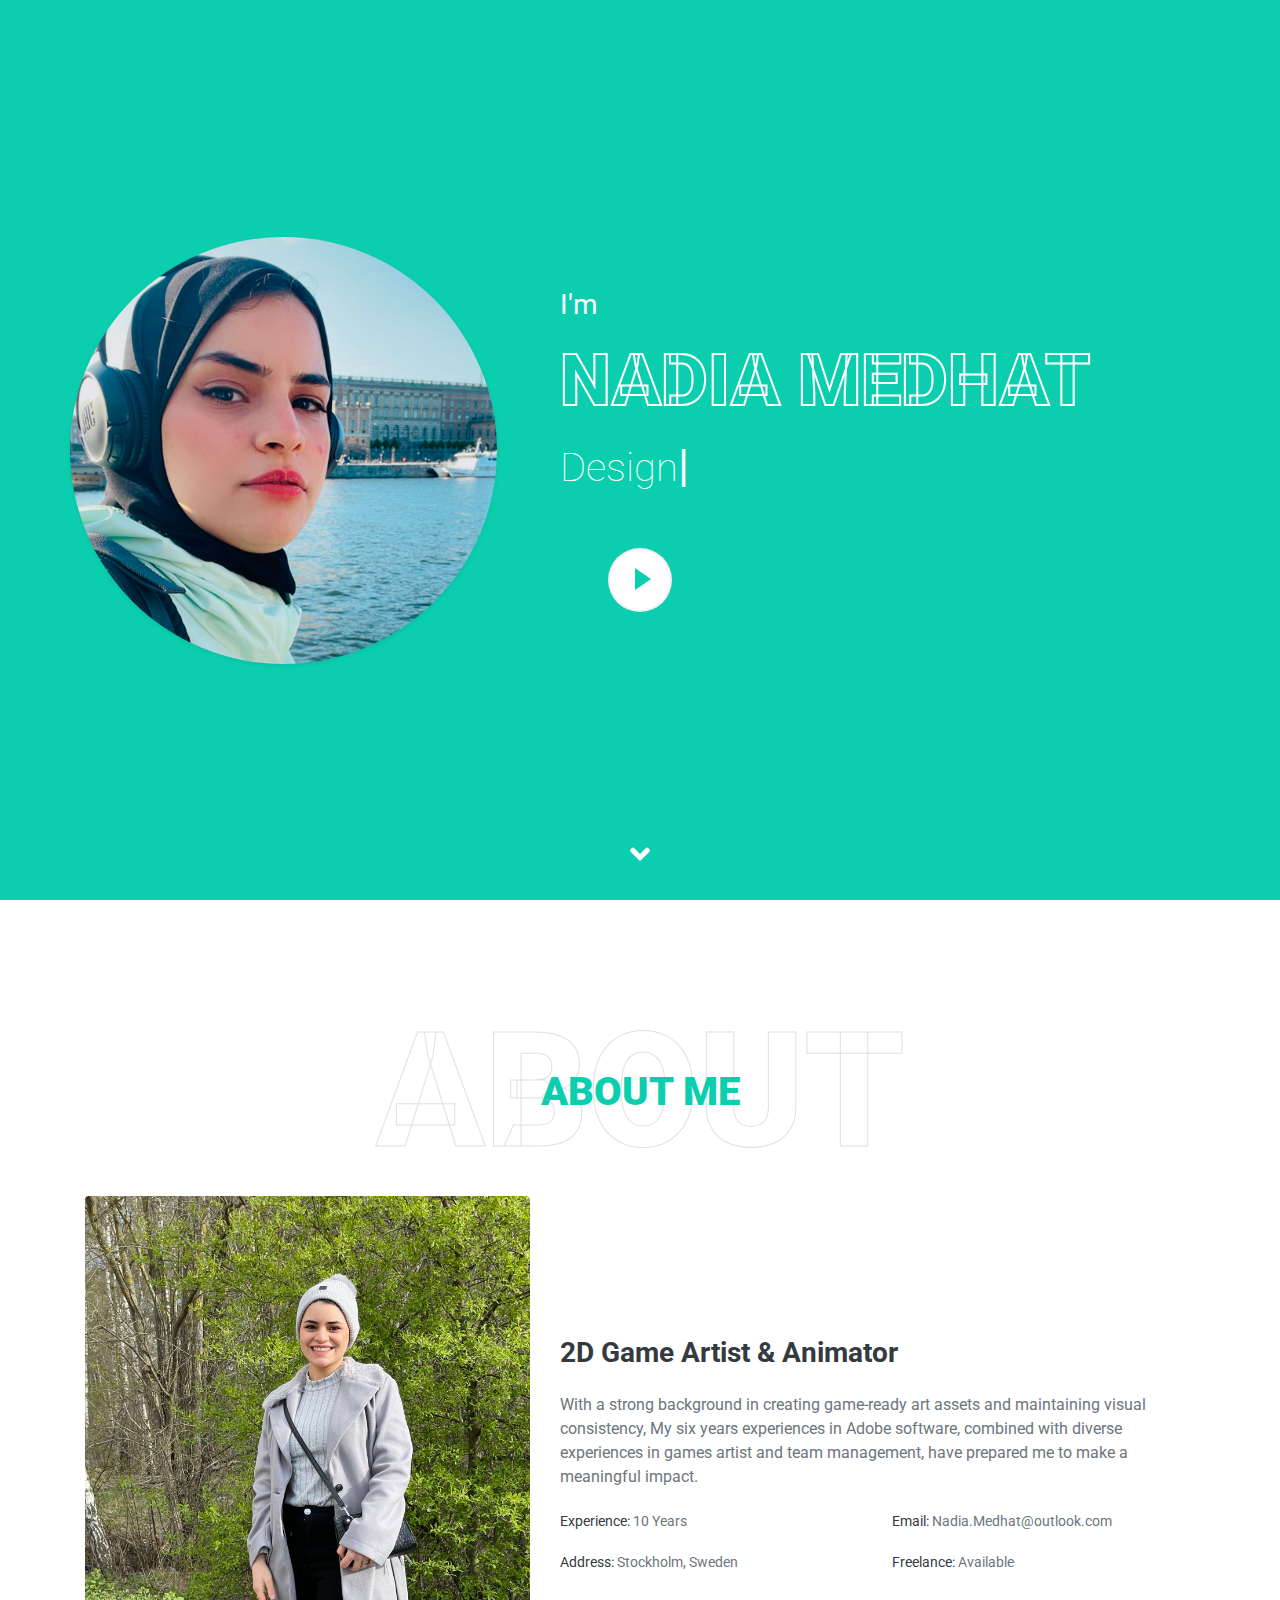
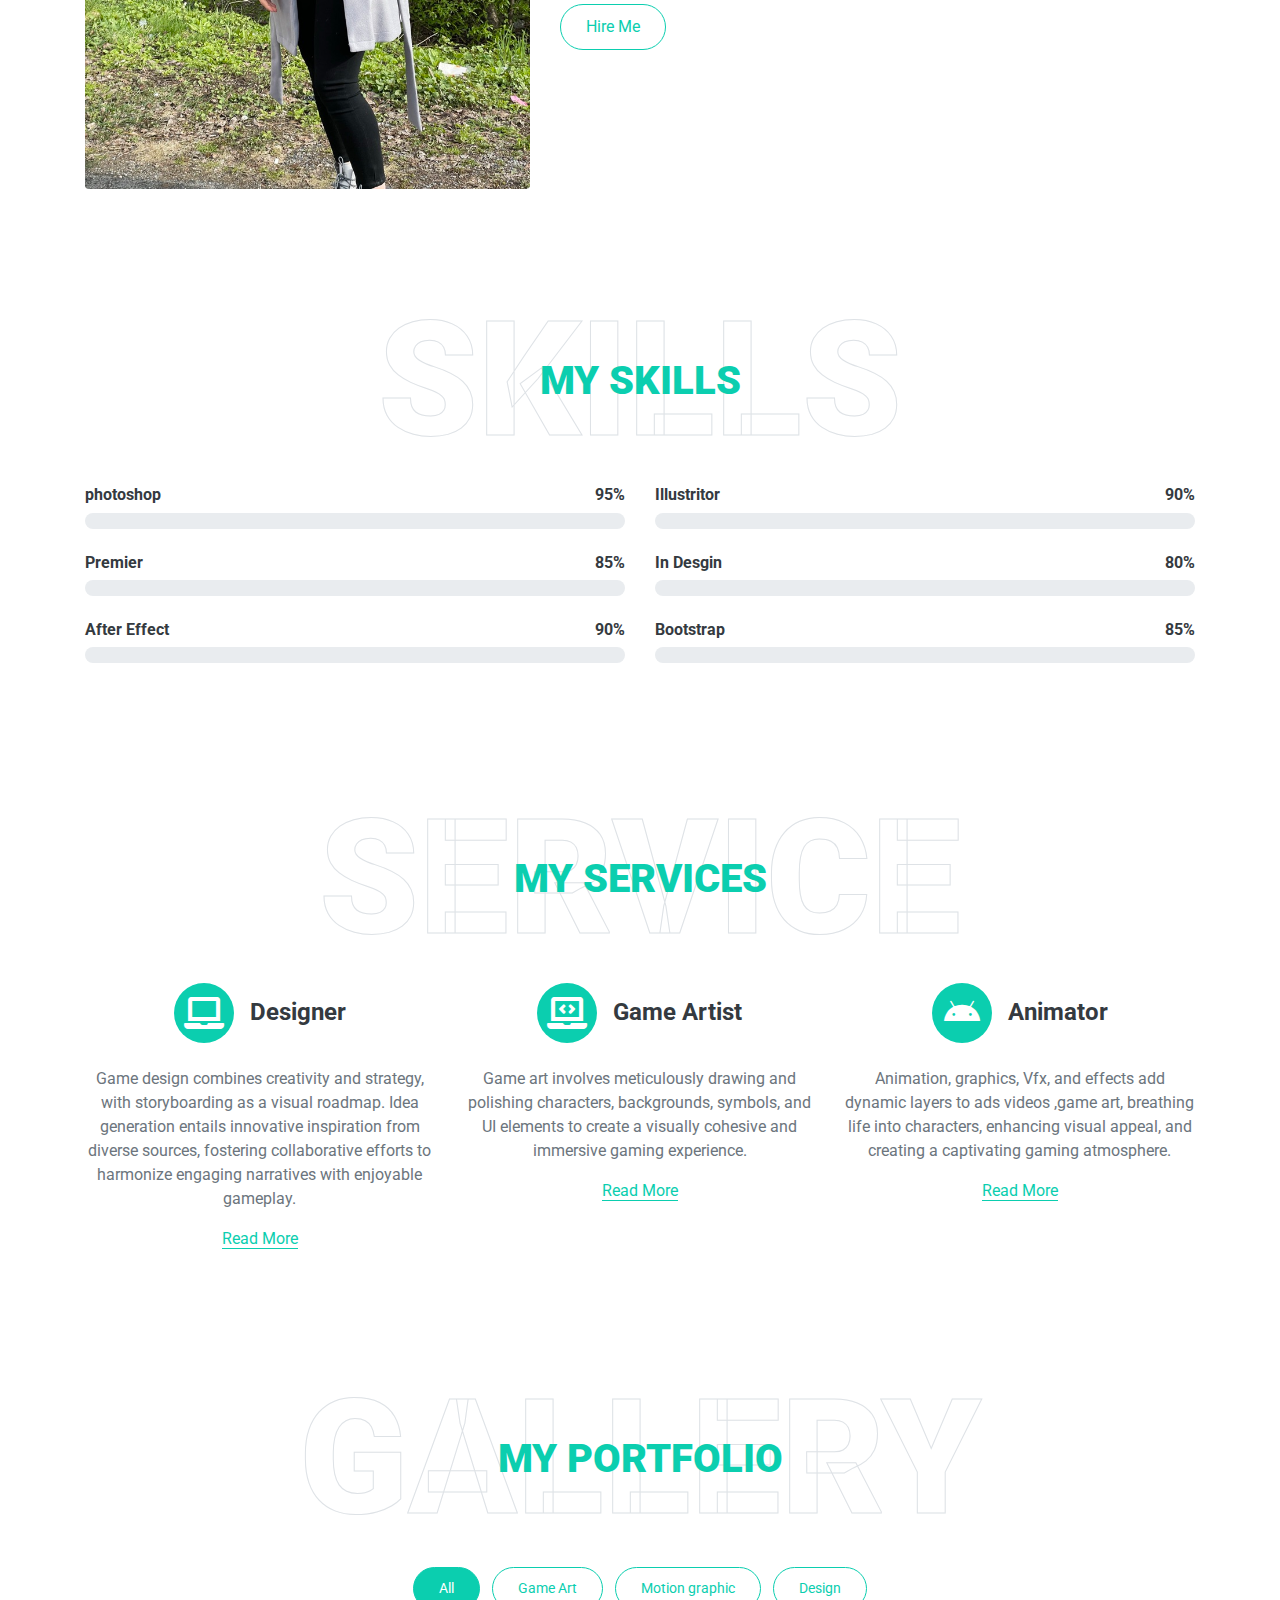
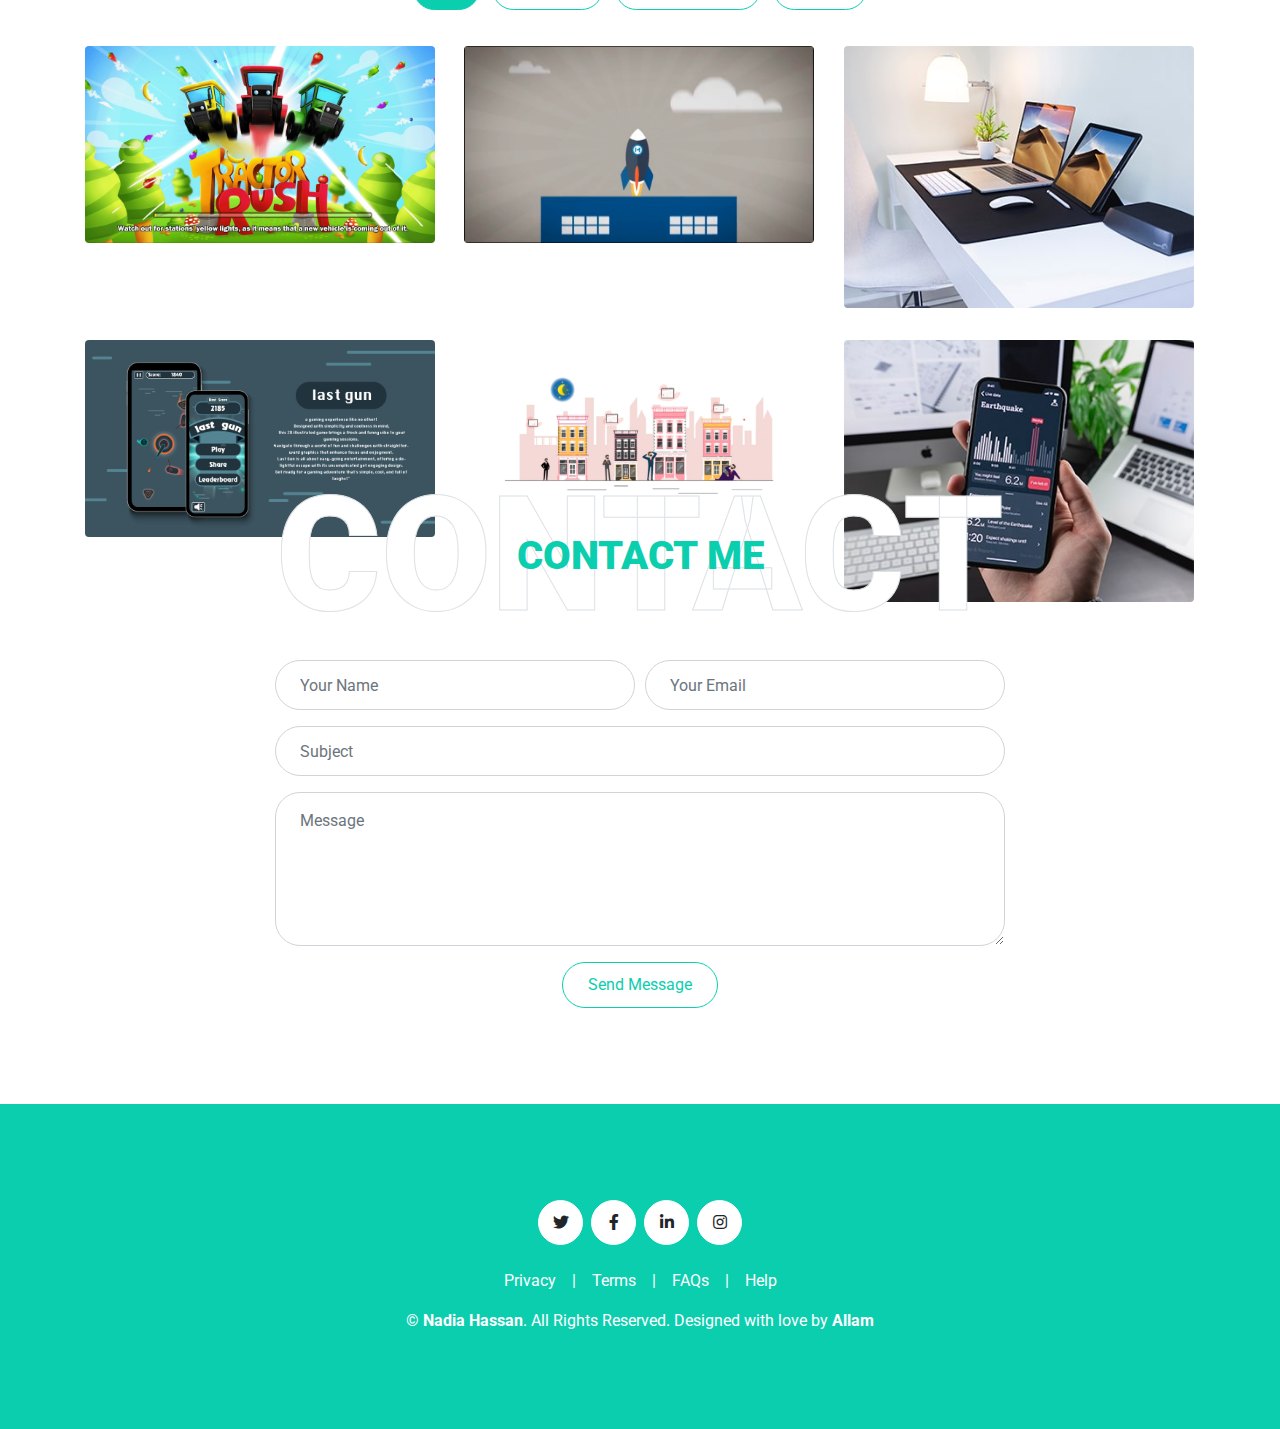
<file: index.html>
<!DOCTYPE html>
<html lang="en">

<head>
    <meta charset="utf-8">
    <title>NadiaMedhat - Freelancer Portfolio </title>
    <meta content="width=device-width, initial-scale=1.0" name="viewport">
    <meta content="Free HTML Templates" name="keywords">
    <meta content="Free HTML Templates" name="description">

    <!-- Favicon -->
    <link href="img/favicon.ico" rel="icon">

    <!-- Google Web Fonts -->
    <link rel="preconnect" href="https://fonts.gstatic.com">
    <link href="https://fonts.googleapis.com/css2?family=Roboto:wght@300;400;500;700;900&display=swap" rel="stylesheet"> 

    <!-- Font Awesome -->
    <link href="https://cdnjs.cloudflare.com/ajax/libs/font-awesome/5.10.0/css/all.min.css" rel="stylesheet">

    <!-- Libraries Stylesheet -->
    <link href="lib/owlcarousel/assets/owl.carousel.min.css" rel="stylesheet">
    <link href="lib/lightbox/css/lightbox.min.css" rel="stylesheet">

    <!-- Customized Bootstrap Stylesheet -->
    <link href="css/style.css" rel="stylesheet">
</head>

<body data-spy="scroll" data-target=".navbar" data-offset="51">
    <!-- Navbar Start -->
    <nav class="navbar fixed-top shadow-sm navbar-expand-lg bg-light navbar-light py-3 py-lg-0 px-lg-5">
        <a href="index.html" class="navbar-brand ml-lg-3">
            <h1 class="m-0 display-5"><span class="text-primary">Nadia</span>Medhat</h1>
        </a>
        <button type="button" class="navbar-toggler" data-toggle="collapse" data-target="#navbarCollapse">
            <span class="navbar-toggler-icon"></span>
        </button>
        <div class="collapse navbar-collapse px-lg-3" id="navbarCollapse">
            <div class="navbar-nav m-auto py-0">
                <a href="#home" class="nav-item nav-link active">Home</a>
                <a href="#about" class="nav-item nav-link">About</a>
                <a href="#skill" class="nav-item nav-link">Skill</a>
                <a href="#service" class="nav-item nav-link">Service</a>
                <a href="#portfolio" class="nav-item nav-link">Portfolio</a>
                <a href="#contact" class="nav-item nav-link">Contact</a>
            </div>
            <!-- <a href="#contact" class="btn btn-outline-primary d-none d-lg-block">Hire Me</a> -->
        </div>
    </nav>
    <!-- Navbar End -->


    <!-- Video Modal Start -->
    <div class="modal fade" id="videoModal" tabindex="-1" role="dialog" aria-labelledby="exampleModalLabel" aria-hidden="true">
        <div class="modal-dialog" role="document">
            <div class="modal-content">
                <div class="modal-body">
                    <button type="button" class="close" data-dismiss="modal" aria-label="Close">
                        <span aria-hidden="true">&times;</span>
                    </button>        
                    <!-- 16:9 aspect ratio -->
                    <div class="embed-responsive embed-responsive-16by9">
                        <iframe class="embed-responsive-item" src="" id="video"  allowscriptaccess="always" allow="autoplay"></iframe>
                    </div>
                </div>
            </div>
        </div>
    </div>
    <!-- Video Modal End -->


    <!-- Header Start -->
    <div class="container-fluid bg-primary d-flex align-items-center mb-5 py-5" id="home" style="min-height: 100vh;">
        <div class="container">
            <div class="row align-items-center">
                <div class="col-lg-5 px-5 pl-lg-0 pb-5 pb-lg-0">
                    <img class="img-fluid w-100 rounded-circle shadow-sm" src="img/profile.jpg" alt="">
                </div>
                <div class="col-lg-7 text-center text-lg-left">
                    <h3 class="text-white font-weight-normal mb-3">I'm</h3>
                    <h1 class="display-3 text-uppercase text-primary mb-2" style="-webkit-text-stroke: 2px #ffffff;">Nadia Medhat</h1>
                    <h1 class="typed-text-output d-inline font-weight-lighter text-white"></h1>
                    <div class="typed-text d-none"> Designer, Game Artist, Animator
                    </div>
                    <div class="d-flex align-items-center justify-content-center justify-content-lg-start pt-5 pl-5">
                        <!-- <a href="" class="btn btn-outline-light mr-5">Download CV</a> -->
                        <button type="button" class="btn-play" data-toggle="modal"
                            data-src="https://player.vimeo.com/video/877446720?h=6c61aa854d" data-target="#videoModal">
                            <span></span>
                        </button>
                        <!-- <h5 class="font-weight-normal text-white m-0 ml-4 d-none d-sm-block">Play Video</h5> -->
                    </div>
                </div>
            </div>
        </div>
    </div>
    <!-- Header End -->

    <!-- About Start -->
    <div class="container-fluid py-5" id="about">
        <div class="container">
            <div class="position-relative d-flex align-items-center justify-content-center">
                <h1 class="display-1 text-uppercase text-white" style="-webkit-text-stroke: 1px #dee2e6;">About</h1>
                <h1 class="position-absolute text-uppercase text-primary">About Me</h1>
            </div>
            <div class="row align-items-center">
                <div class="col-lg-5 pb-4 pb-lg-0">
                    <img class="img-fluid rounded w-100" src="img/about.jpg" alt="">
                </div>
                <div class="col-lg-7">
                    <h3 class="mb-4">2D Game Artist & Animator</h3>
                    <p>With a strong background in creating game-ready art assets and maintaining visual consistency, My six years experiences in Adobe software, combined with diverse experiences in games artist and team management, have prepared me to make a meaningful impact.</p>
                    <div class="row mb-3 my-info">
                        <!-- <div class="col-sm-6 py-2"><h6>Name: <span class="text-secondary">Nadia Medhat</span></h6></div> -->
                        <!-- <div class="col-sm-6 py-2"><h6>Birthday: <span class="text-secondary">3 April 1994</span></h6></div> -->
                        <!-- <div class="col-sm-6 py-2"><h6>Degree: <span class="text-secondary">Master</span></h6></div> -->
                        <div class="col-sm-6 py-2"><h6>Experience: <span class="text-secondary">10 Years</span></h6></div>
                        <!-- <div class="col-sm-6 py-2"><h6>Phone: <span class="text-secondary">+072 175 0281</span></h6></div> -->
                        <div class="col-sm-6 py-2"><h6>Email: <span class="text-secondary">Nadia.Medhat@outlook.com</span></h6></div>
                        <div class="col-sm-6 py-2"><h6>Address: <span class="text-secondary">Stockholm, Sweden</span></h6></div>
                        <div class="col-sm-6 py-2"><h6>Freelance: <span class="text-secondary">Available</span></h6></div>
                    </div>
                    <a href="#contact" class="btn btn-outline-primary mr-4">Hire Me</a>
                    <!-- <a href="" class="btn btn-outline-primary">Learn More</a> -->
                </div>
            </div>
        </div>
    </div>
    <!-- About End -->
          
    <!-- Skill Start -->
    <div class="container-fluid py-5" id="skill">
        <div class="container">
            <div class="position-relative d-flex align-items-center justify-content-center">
                <h1 class="display-1 text-uppercase text-white" style="-webkit-text-stroke: 1px #dee2e6;">Skills</h1>
                <h1 class="position-absolute text-uppercase text-primary">My Skills</h1>
            </div>
            <div class="row align-items-center">
                <div class="col-md-6">
                    <div class="skill mb-4">
                        <div class="d-flex justify-content-between">
                            <h6 class="font-weight-bold">photoshop</h6>
                            <h6 class="font-weight-bold">95%</h6>
                        </div>
                        <div class="progress">
                            <div class="progress-bar bg-primary" role="progressbar" aria-valuenow="95" aria-valuemin="0" aria-valuemax="100"></div>
                        </div>
                    </div>
                    <div class="skill mb-4">
                        <div class="d-flex justify-content-between">
                            <h6 class="font-weight-bold">Premier</h6>
                            <h6 class="font-weight-bold">85%</h6>
                        </div>
                        <div class="progress">
                            <div class="progress-bar bg-warning" role="progressbar" aria-valuenow="85" aria-valuemin="0" aria-valuemax="100"></div>
                        </div>
                    </div>
                    <div class="skill mb-4">
                        <div class="d-flex justify-content-between">
                            <h6 class="font-weight-bold">After Effect</h6>
                            <h6 class="font-weight-bold">90%</h6>
                        </div>
                        <div class="progress">
                            <div class="progress-bar bg-danger" role="progressbar" aria-valuenow="90" aria-valuemin="0" aria-valuemax="100"></div>
                        </div>
                    </div>
                </div>
                <div class="col-md-6">
                    <div class="skill mb-4">
                        <div class="d-flex justify-content-between">
                            <h6 class="font-weight-bold">Illustritor</h6>
                            <h6 class="font-weight-bold">90%</h6>
                        </div>
                        <div class="progress">
                            <div class="progress-bar bg-danger" role="progressbar" aria-valuenow="90" aria-valuemin="0" aria-valuemax="100"></div>
                        </div>
                    </div>
                    <div class="skill mb-4">
                        <div class="d-flex justify-content-between">
                            <h6 class="font-weight-bold">In Desgin</h6>
                            <h6 class="font-weight-bold">80%</h6>
                        </div>
                        <div class="progress">
                            <div class="progress-bar bg-dark" role="progressbar" aria-valuenow="95" aria-valuemin="0" aria-valuemax="100"></div>
                        </div>
                    </div>
                    <div class="skill mb-4">
                        <div class="d-flex justify-content-between">
                            <h6 class="font-weight-bold">Bootstrap</h6>
                            <h6 class="font-weight-bold">85%</h6>
                        </div>
                        <div class="progress">
                            <div class="progress-bar bg-info" role="progressbar" aria-valuenow="85" aria-valuemin="0" aria-valuemax="100"></div>
                        </div>
                    </div>
                </div>
            </div>
        </div>
    </div>
    <!-- Skill End -->


    <!-- Services Start -->
    <div class="container-fluid pt-5" id="service">
        <div class="container">
            <div class="position-relative d-flex align-items-center justify-content-center">
                <h1 class="display-1 text-uppercase text-white" style="-webkit-text-stroke: 1px #dee2e6;">Service</h1>
                <h1 class="position-absolute text-uppercase text-primary">My Services</h1>
            </div>
            <div class="row pb-3">
                <div class="col-lg-4 col-md-6 text-center mb-5">
                    <div class="d-flex align-items-center justify-content-center mb-4">
                        <i class="fa fa-2x fa-laptop service-icon bg-primary text-white mr-3"></i>
                        <h4 class="font-weight-bold m-0">Designer</h4>
                    </div>
                    <p>Game design combines creativity and strategy, with storyboarding as a visual roadmap. Idea generation entails innovative inspiration from diverse sources, fostering collaborative efforts to harmonize engaging narratives with enjoyable gameplay.</p>
                    <a class="border-bottom border-primary text-decoration-none" href="">Read More</a>
                </div>
                <div class="col-lg-4 col-md-6 text-center mb-5">
                    <div class="d-flex align-items-center justify-content-center mb-4">
                        <i class="fa fa-2x fa-laptop-code service-icon bg-primary text-white mr-3"></i>
                        <h4 class="font-weight-bold m-0">Game Artist</h4>
                    </div>
                    <p>Game art involves meticulously drawing and polishing characters, backgrounds, symbols, and UI elements to create a visually cohesive and immersive gaming experience.</p>
                    <a class="border-bottom border-primary text-decoration-none" href="">Read More</a>
                </div>
                <div class="col-lg-4 col-md-6 text-center mb-5">
                    <div class="d-flex align-items-center justify-content-center mb-4">
                        <i class="fab fa-2x fa-android service-icon bg-primary text-white mr-3"></i>
                        <h4 class="font-weight-bold m-0">Animator</h4>
                    </div>
                    <p>Animation, graphics, Vfx, and effects add dynamic layers to ads videos ,game art, breathing life into characters, enhancing visual appeal, and creating a captivating gaming atmosphere.</p>
                    <a class="border-bottom border-primary text-decoration-none" href="">Read More</a>
                    </div>
                    
                </div>
            </div>
        </div>
    </div>
    <!-- Services End -->


    <!-- Portfolio Start -->
    <div class="container-fluid pt-5 pb-3" id="portfolio">
        <div class="container">
            <div class="position-relative d-flex align-items-center justify-content-center">
                <h1 class="display-1 text-uppercase text-white" style="-webkit-text-stroke: 1px #dee2e6;">Gallery</h1>
                <h1 class="position-absolute text-uppercase text-primary">My Portfolio</h1>
            </div>
            <div class="row">
                <div class="col-12 text-center mb-2">
                    <ul class="list-inline mb-4" id="portfolio-flters">
                        <li class="btn btn-sm btn-outline-primary m-1 active"  data-filter="*">All</li>
                        <li class="btn btn-sm btn-outline-primary m-1" data-filter=".first">Game Art</li>
                        <li class="btn btn-sm btn-outline-primary m-1" data-filter=".second">Motion graphic</li>
                        <li class="btn btn-sm btn-outline-primary m-1" data-filter=".third">Design</li>
                    </ul>
                </div>
            </div>
            <div class="row portfolio-container">
                <div class="col-lg-4 col-md-6 mb-4 portfolio-item first">
                    <div class="position-relative overflow-hidden mb-2">
                        <img class="img-fluid rounded w-100" src="img/portfolio-1.jpg" alt="">
                        <div class="portfolio-btn bg-primary d-flex align-items-center justify-content-center">
                            <a href="img/portfolio-1.jpg" data-lightbox="portfolio">
                                <i class="fa fa-plus text-white" style="font-size: 60px;"></i>
                            </a>
                        </div>
                    </div>
                </div>
                <div class="col-lg-4 col-md-6 mb-4 portfolio-item second">
                    <div class="position-relative overflow-hidden mb-2">
                        <img class="img-fluid rounded w-100" src="img/portfolio-2.jpg" alt="">
                        <div class="portfolio-btn bg-primary d-flex align-items-center justify-content-center">
                            <a href="img/portfolio-2.jpg" data-lightbox="portfolio">
                                <i class="fa fa-plus text-white" style="font-size: 60px;"></i>
                            </a>
                        </div>
                    </div>
                </div>
                <div class="col-lg-4 col-md-6 mb-4 portfolio-item third">
                    <div class="position-relative overflow-hidden mb-2">
                        <img class="img-fluid rounded w-100" src="img/portfolio-3.jpg" alt="">
                        <div class="portfolio-btn bg-primary d-flex align-items-center justify-content-center">
                            <a href="img/portfolio-3.jpg" data-lightbox="portfolio">
                                <i class="fa fa-plus text-white" style="font-size: 60px;"></i>
                            </a>
                        </div>
                    </div>
                </div>
                <div class="col-lg-4 col-md-6 mb-4 portfolio-item first">
                    <div class="position-relative overflow-hidden mb-2">
                        <img class="img-fluid rounded w-100" src="img/portfolio-4.jpg" alt="">
                        <div class="portfolio-btn bg-primary d-flex align-items-center justify-content-center">
                            <a href="img/portfolio-4.jpg" data-lightbox="portfolio">
                                <i class="fa fa-plus text-white" style="font-size: 60px;"></i>
                            </a>
                        </div>
                    </div>
                </div>
                <div class="col-lg-4 col-md-6 mb-4 portfolio-item second">
                    <div class="position-relative overflow-hidden mb-2">
                        <img class="img-fluid rounded w-100" src="img/portfolio-5.jpg" alt="">
                        <div class="portfolio-btn bg-primary d-flex align-items-center justify-content-center">
                            <a href="img/portfolio-5.jpg" data-lightbox="portfolio">
                                <i class="fa fa-plus text-white" style="font-size: 60px;"></i>
                            </a>
                        </div>
                    </div>
                </div>
                <div class="col-lg-4 col-md-6 mb-4 portfolio-item third">
                    <div class="position-relative overflow-hidden mb-2">
                        <img class="img-fluid rounded w-100" src="img/portfolio-6.jpg" alt="">
                        <div class="portfolio-btn bg-primary d-flex align-items-center justify-content-center">
                            <a href="img/portfolio-6.jpg" data-lightbox="portfolio">
                                <i class="fa fa-plus text-white" style="font-size: 60px;"></i>
                            </a>
                        </div>
                    </div>
                </div>
            </div>
        </div>
    </div>
    <!-- Portfolio End -->




    <!-- Contact Start -->
    <div class="container-fluid py-5" id="contact">
        <div class="container">
            <div class="position-relative d-flex align-items-center justify-content-center">
                <h1 class="display-1 text-uppercase text-white" style="-webkit-text-stroke: 1px #dee2e6;">Contact</h1>
                <h1 class="position-absolute text-uppercase text-primary">Contact Me</h1>
            </div>
            <div class="row justify-content-center">
                <div class="col-lg-8">
                    <div class="contact-form text-center">
                        <div id="success"></div>
                        <form name="sentMessage" id="contactForm" novalidate="novalidate">
                            <div class="form-row">
                                <div class="control-group col-sm-6">
                                    <input type="text" class="form-control p-4" id="name" placeholder="Your Name"
                                        required="required" data-validation-required-message="Please enter your name" />
                                    <p class="help-block text-danger"></p>
                                </div>
                                <div class="control-group col-sm-6">
                                    <input type="email" class="form-control p-4" id="email" placeholder="Your Email"
                                        required="required" data-validation-required-message="Please enter your email" />
                                    <p class="help-block text-danger"></p>
                                </div>
                            </div>
                            <div class="control-group">
                                <input type="text" class="form-control p-4" id="subject" placeholder="Subject"
                                    required="required" data-validation-required-message="Please enter a subject" />
                                <p class="help-block text-danger"></p>
                            </div>
                            <div class="control-group">
                                <textarea class="form-control py-3 px-4" rows="5" id="message" placeholder="Message"
                                    required="required"
                                    data-validation-required-message="Please enter your message"></textarea>
                                <p class="help-block text-danger"></p>
                            </div>
                            <div>
                                <button class="btn btn-outline-primary" type="submit" id="sendMessageButton">Send
                                    Message</button>
                            </div>
                        </form>
                    </div>
                </div>
            </div>
        </div>
    </div>
    <!-- Contact End -->


    <!-- Footer Start -->
    <div class="container-fluid bg-primary text-white mt-5 py-5 px-sm-3 px-md-5">
        <div class="container text-center py-5">
            <div class="d-flex justify-content-center mb-4">
                <a class="btn btn-light btn-social mr-2" href="#"><i class="fab fa-twitter"></i></a>
                <a class="btn btn-light btn-social mr-2" href="#"><i class="fab fa-facebook-f"></i></a>
                <a class="btn btn-light btn-social mr-2" href="#"><i class="fab fa-linkedin-in"></i></a>
                <a class="btn btn-light btn-social" href="#"><i class="fab fa-instagram"></i></a>
            </div>
            <div class="d-flex justify-content-center mb-3">
                <a class="text-white" href="#">Privacy</a>
                <span class="px-3">|</span>
                <a class="text-white" href="#">Terms</a>
                <span class="px-3">|</span>
                <a class="text-white" href="#">FAQs</a>
                <span class="px-3">|</span>
                <a class="text-white" href="#">Help</a>
            </div>
            <p class="m-0">&copy; <a class="text-white font-weight-bold" href="https://nadiahassan.se">Nadia Hassan</a>. All Rights Reserved. Designed with love by <a class="text-white font-weight-bold" href="https://ahmed-allam.co.uk">Allam</a>
            </p>
        </div>
    </div>
    <!-- Footer End -->

    <!-- Scroll to Bottom -->
    <i class="fa fa-2x fa-angle-down text-white scroll-to-bottom"></i>

    <!-- Back to Top -->
    <a href="#" class="btn btn-outline-dark px-0 back-to-top"><i class="fa fa-angle-double-up"></i></a>


    <!-- JavaScript Libraries -->
    <script src="https://code.jquery.com/jquery-3.4.1.min.js"></script>
    <script src="https://stackpath.bootstrapcdn.com/bootstrap/4.4.1/js/bootstrap.bundle.min.js"></script>
    <script src="lib/typed/typed.min.js"></script>
    <script src="lib/easing/easing.min.js"></script>
    <script src="lib/waypoints/waypoints.min.js"></script>
    <script src="lib/owlcarousel/owl.carousel.min.js"></script>
    <script src="lib/isotope/isotope.pkgd.min.js"></script>
    <script src="lib/lightbox/js/lightbox.min.js"></script>

    <!-- Contact Javascript File -->
    <script src="mail/jqBootstrapValidation.min.js"></script>
    <script src="mail/contact.js"></script>

    <!-- Template Javascript -->
    <script src="js/main.js"></script>
</body>

</html>
</file>
<file: css/style.css>
/******* Bootstrap Theming ********/
/*!
 * Bootstrap v4.5.3 (https://getbootstrap.com/)
 * Copyright 2011-2020 The Bootstrap Authors
 * Copyright 2011-2020 Twitter, Inc.
 * Licensed under MIT (https://github.com/twbs/bootstrap/blob/main/LICENSE)
 */
:root {
  --blue: #007bff;
  --indigo: #6610f2;
  --purple: #6f42c1;
  --pink: #e83e8c;
  --red: #dc3545;
  --orange: #fd7e14;
  --yellow: #ffc107;
  --green: #28a745;
  --teal: #20c997;
  --cyan: #17a2b8;
  --white: #fff;
  --gray: #6c757d;
  --gray-dark: #343a40;
  --primary: #0BCEAF;
  --secondary: #6c757d;
  --success: #28a745;
  --info: #17a2b8;
  --warning: #ffc107;
  --danger: #dc3545;
  --light: #ffffff;
  --dark: #343a40;
  --breakpoint-xs: 0;
  --breakpoint-sm: 576px;
  --breakpoint-md: 768px;
  --breakpoint-lg: 992px;
  --breakpoint-xl: 1200px;
  --font-family-sans-serif: "Roboto", sans-serif;
  --font-family-monospace: SFMono-Regular, Menlo, Monaco, Consolas, "Liberation Mono", "Courier New", monospace;
}

*,
*::before,
*::after {
  box-sizing: border-box;
}

html {
  font-family: sans-serif;
  line-height: 1.15;
  -webkit-text-size-adjust: 100%;
  -webkit-tap-highlight-color: rgba(0, 0, 0, 0);
}

article, aside, figcaption, figure, footer, header, hgroup, main, nav, section {
  display: block;
}

body {
  margin: 0;
  font-family: "Roboto", sans-serif;
  font-size: 1rem;
  font-weight: 400;
  line-height: 1.5;
  color: #6c757d;
  text-align: left;
  background-color: #ffffff;
}

[tabindex="-1"]:focus:not(:focus-visible) {
  outline: 0 !important;
}

hr {
  box-sizing: content-box;
  height: 0;
  overflow: visible;
}

h1, h2, h3, h4, h5, h6 {
  margin-top: 0;
  margin-bottom: 0.5rem;
}

p {
  margin-top: 0;
  margin-bottom: 1rem;
}

abbr[title],
abbr[data-original-title] {
  text-decoration: underline;
  text-decoration: underline dotted;
  cursor: help;
  border-bottom: 0;
  text-decoration-skip-ink: none;
}

address {
  margin-bottom: 1rem;
  font-style: normal;
  line-height: inherit;
}

ol,
ul,
dl {
  margin-top: 0;
  margin-bottom: 1rem;
}

ol ol,
ul ul,
ol ul,
ul ol {
  margin-bottom: 0;
}

dt {
  font-weight: 700;
}

dd {
  margin-bottom: .5rem;
  margin-left: 0;
}

blockquote {
  margin: 0 0 1rem;
}

b,
strong {
  font-weight: bolder;
}

small {
  font-size: 80%;
}

sub,
sup {
  position: relative;
  font-size: 75%;
  line-height: 0;
  vertical-align: baseline;
}

sub {
  bottom: -.25em;
}

sup {
  top: -.5em;
}

a {
  color: #0BCEAF;
  text-decoration: none;
  background-color: transparent;
}

a:hover {
  color: #078571;
  text-decoration: underline;
}

a:not([href]):not([class]) {
  color: inherit;
  text-decoration: none;
}

a:not([href]):not([class]):hover {
  color: inherit;
  text-decoration: none;
}

pre,
code,
kbd,
samp {
  font-family: SFMono-Regular, Menlo, Monaco, Consolas, "Liberation Mono", "Courier New", monospace;
  font-size: 1em;
}

pre {
  margin-top: 0;
  margin-bottom: 1rem;
  overflow: auto;
  -ms-overflow-style: scrollbar;
}

figure {
  margin: 0 0 1rem;
}

img {
  vertical-align: middle;
  border-style: none;
}

svg {
  overflow: hidden;
  vertical-align: middle;
}

table {
  border-collapse: collapse;
}

caption {
  padding-top: 0.75rem;
  padding-bottom: 0.75rem;
  color: #6c757d;
  text-align: left;
  caption-side: bottom;
}

th {
  text-align: inherit;
  text-align: -webkit-match-parent;
}

label {
  display: inline-block;
  margin-bottom: 0.5rem;
}

button {
  border-radius: 0;
}

button:focus {
  outline: 1px dotted;
  outline: 5px auto -webkit-focus-ring-color;
}

input,
button,
select,
optgroup,
textarea {
  margin: 0;
  font-family: inherit;
  font-size: inherit;
  line-height: inherit;
}

button,
input {
  overflow: visible;
}

button,
select {
  text-transform: none;
}

[role="button"] {
  cursor: pointer;
}

select {
  word-wrap: normal;
}

button,
[type="button"],
[type="reset"],
[type="submit"] {
  -webkit-appearance: button;
}

button:not(:disabled),
[type="button"]:not(:disabled),
[type="reset"]:not(:disabled),
[type="submit"]:not(:disabled) {
  cursor: pointer;
}

button::-moz-focus-inner,
[type="button"]::-moz-focus-inner,
[type="reset"]::-moz-focus-inner,
[type="submit"]::-moz-focus-inner {
  padding: 0;
  border-style: none;
}

input[type="radio"],
input[type="checkbox"] {
  box-sizing: border-box;
  padding: 0;
}

textarea {
  overflow: auto;
  resize: vertical;
}

fieldset {
  min-width: 0;
  padding: 0;
  margin: 0;
  border: 0;
}

legend {
  display: block;
  width: 100%;
  max-width: 100%;
  padding: 0;
  margin-bottom: .5rem;
  font-size: 1.5rem;
  line-height: inherit;
  color: inherit;
  white-space: normal;
}

@media (max-width: 1200px) {
  legend {
    font-size: calc(1.275rem + 0.3vw) ;
  }
}

progress {
  vertical-align: baseline;
}

[type="number"]::-webkit-inner-spin-button,
[type="number"]::-webkit-outer-spin-button {
  height: auto;
}

[type="search"] {
  outline-offset: -2px;
  -webkit-appearance: none;
}

[type="search"]::-webkit-search-decoration {
  -webkit-appearance: none;
}

::-webkit-file-upload-button {
  font: inherit;
  -webkit-appearance: button;
}

output {
  display: inline-block;
}

summary {
  display: list-item;
  cursor: pointer;
}

template {
  display: none;
}

[hidden] {
  display: none !important;
}

h1, h2, h3, h4, h5, h6,
.h1, .h2, .h3, .h4, .h5, .h6 {
  margin-bottom: 0.5rem;
  font-weight: 500;
  line-height: 1.2;
  color: #343a40;
}

h1, .h1 {
  font-size: 2.5rem;
}

@media (max-width: 1200px) {
  h1, .h1 {
    font-size: calc(1.375rem + 1.5vw) ;
  }
}

h2, .h2 {
  font-size: 2rem;
}

@media (max-width: 1200px) {
  h2, .h2 {
    font-size: calc(1.325rem + 0.9vw) ;
  }
}

h3, .h3 {
  font-size: 1.75rem;
}

@media (max-width: 1200px) {
  h3, .h3 {
    font-size: calc(1.3rem + 0.6vw) ;
  }
}

h4, .h4 {
  font-size: 1.5rem;
}

@media (max-width: 1200px) {
  h4, .h4 {
    font-size: calc(1.275rem + 0.3vw) ;
  }
}

h5, .h5 {
  font-size: 1.25rem;
}

h6, .h6 {
  font-size: 1rem;
}

.lead {
  font-size: 1.25rem;
  font-weight: 300;
}

.display-1 {
  font-size: 10rem;
  font-weight: 300;
  line-height: 1.2;
}

@media (max-width: 1200px) {
  .display-1 {
    font-size: calc(2.125rem + 10.5vw) ;
  }
}

.display-2 {
  font-size: 5.5rem;
  font-weight: 300;
  line-height: 1.2;
}

@media (max-width: 1200px) {
  .display-2 {
    font-size: calc(1.675rem + 5.1vw) ;
  }
}

.display-3 {
  font-size: 4.5rem;
  font-weight: 300;
  line-height: 1.2;
}

@media (max-width: 1200px) {
  .display-3 {
    font-size: calc(1.575rem + 3.9vw) ;
  }
}

.display-4 {
  font-size: 3.5rem;
  font-weight: 300;
  line-height: 1.2;
}

@media (max-width: 1200px) {
  .display-4 {
    font-size: calc(1.475rem + 2.7vw) ;
  }
}

hr {
  margin-top: 1rem;
  margin-bottom: 1rem;
  border: 0;
  border-top: 1px solid rgba(0, 0, 0, 0.1);
}

small,
.small {
  font-size: 80%;
  font-weight: 400;
}

mark,
.mark {
  padding: 0.2em;
  background-color: #fcf8e3;
}

.list-unstyled {
  padding-left: 0;
  list-style: none;
}

.list-inline {
  padding-left: 0;
  list-style: none;
}

.list-inline-item {
  display: inline-block;
}

.list-inline-item:not(:last-child) {
  margin-right: 0.5rem;
}

.initialism {
  font-size: 90%;
  text-transform: uppercase;
}

.blockquote {
  margin-bottom: 1rem;
  font-size: 1.25rem;
}

.blockquote-footer {
  display: block;
  font-size: 80%;
  color: #6c757d;
}

.blockquote-footer::before {
  content: "\2014\00A0";
}

.img-fluid {
  max-width: 100%;
  height: auto;
}

.img-thumbnail {
  padding: 0.25rem;
  background-color: #ffffff;
  border: 1px solid #dee2e6;
  border-radius: 0.25rem;
  max-width: 100%;
  height: auto;
}

.figure {
  display: inline-block;
}

.figure-img {
  margin-bottom: 0.5rem;
  line-height: 1;
}

.figure-caption {
  font-size: 90%;
  color: #6c757d;
}

code {
  font-size: 87.5%;
  color: #e83e8c;
  word-wrap: break-word;
}

a > code {
  color: inherit;
}

kbd {
  padding: 0.2rem 0.4rem;
  font-size: 87.5%;
  color: #fff;
  background-color: #212529;
  border-radius: 0.2rem;
}

kbd kbd {
  padding: 0;
  font-size: 100%;
  font-weight: 700;
}

pre {
  display: block;
  font-size: 87.5%;
  color: #212529;
}

pre code {
  font-size: inherit;
  color: inherit;
  word-break: normal;
}

.pre-scrollable {
  max-height: 340px;
  overflow-y: scroll;
}

.container,
.container-fluid,
.container-sm,
.container-md,
.container-lg,
.container-xl {
  width: 100%;
  padding-right: 15px;
  padding-left: 15px;
  margin-right: auto;
  margin-left: auto;
}

@media (min-width: 576px) {
  .container, .container-sm {
    max-width: 540px;
  }
}

@media (min-width: 768px) {
  .container, .container-sm, .container-md {
    max-width: 720px;
  }
}

@media (min-width: 992px) {
  .container, .container-sm, .container-md, .container-lg {
    max-width: 960px;
  }
}

@media (min-width: 1200px) {
  .container, .container-sm, .container-md, .container-lg, .container-xl {
    max-width: 1140px;
  }
}

.row {
  display: flex;
  flex-wrap: wrap;
  margin-right: -15px;
  margin-left: -15px;
}

.no-gutters {
  margin-right: 0;
  margin-left: 0;
}

.no-gutters > .col,
.no-gutters > [class*="col-"] {
  padding-right: 0;
  padding-left: 0;
}

.col-1, .col-2, .col-3, .col-4, .col-5, .col-6, .col-7, .col-8, .col-9, .col-10, .col-11, .col-12, .col,
.col-auto, .col-sm-1, .col-sm-2, .col-sm-3, .col-sm-4, .col-sm-5, .col-sm-6, .col-sm-7, .col-sm-8, .col-sm-9, .col-sm-10, .col-sm-11, .col-sm-12, .col-sm,
.col-sm-auto, .col-md-1, .col-md-2, .col-md-3, .col-md-4, .col-md-5, .col-md-6, .col-md-7, .col-md-8, .col-md-9, .col-md-10, .col-md-11, .col-md-12, .col-md,
.col-md-auto, .col-lg-1, .col-lg-2, .col-lg-3, .col-lg-4, .col-lg-5, .col-lg-6, .col-lg-7, .col-lg-8, .col-lg-9, .col-lg-10, .col-lg-11, .col-lg-12, .col-lg,
.col-lg-auto, .col-xl-1, .col-xl-2, .col-xl-3, .col-xl-4, .col-xl-5, .col-xl-6, .col-xl-7, .col-xl-8, .col-xl-9, .col-xl-10, .col-xl-11, .col-xl-12, .col-xl,
.col-xl-auto {
  position: relative;
  width: 100%;
  padding-right: 15px;
  padding-left: 15px;
}

.col {
  flex-basis: 0;
  flex-grow: 1;
  max-width: 100%;
}

.row-cols-1 > * {
  flex: 0 0 100%;
  max-width: 100%;
}

.row-cols-2 > * {
  flex: 0 0 50%;
  max-width: 50%;
}

.row-cols-3 > * {
  flex: 0 0 33.33333%;
  max-width: 33.33333%;
}

.row-cols-4 > * {
  flex: 0 0 25%;
  max-width: 25%;
}

.row-cols-5 > * {
  flex: 0 0 20%;
  max-width: 20%;
}

.row-cols-6 > * {
  flex: 0 0 16.66667%;
  max-width: 16.66667%;
}

.col-auto {
  flex: 0 0 auto;
  width: auto;
  max-width: 100%;
}

.col-1 {
  flex: 0 0 8.33333%;
  max-width: 8.33333%;
}

.col-2 {
  flex: 0 0 16.66667%;
  max-width: 16.66667%;
}

.col-3 {
  flex: 0 0 25%;
  max-width: 25%;
}

.col-4 {
  flex: 0 0 33.33333%;
  max-width: 33.33333%;
}

.col-5 {
  flex: 0 0 41.66667%;
  max-width: 41.66667%;
}

.col-6 {
  flex: 0 0 50%;
  max-width: 50%;
}

.col-7 {
  flex: 0 0 58.33333%;
  max-width: 58.33333%;
}

.col-8 {
  flex: 0 0 66.66667%;
  max-width: 66.66667%;
}

.col-9 {
  flex: 0 0 75%;
  max-width: 75%;
}

.col-10 {
  flex: 0 0 83.33333%;
  max-width: 83.33333%;
}

.col-11 {
  flex: 0 0 91.66667%;
  max-width: 91.66667%;
}

.col-12 {
  flex: 0 0 100%;
  max-width: 100%;
}

.order-first {
  order: -1;
}

.order-last {
  order: 13;
}

.order-0 {
  order: 0;
}

.order-1 {
  order: 1;
}

.order-2 {
  order: 2;
}

.order-3 {
  order: 3;
}

.order-4 {
  order: 4;
}

.order-5 {
  order: 5;
}

.order-6 {
  order: 6;
}

.order-7 {
  order: 7;
}

.order-8 {
  order: 8;
}

.order-9 {
  order: 9;
}

.order-10 {
  order: 10;
}

.order-11 {
  order: 11;
}

.order-12 {
  order: 12;
}

.offset-1 {
  margin-left: 8.33333%;
}

.offset-2 {
  margin-left: 16.66667%;
}

.offset-3 {
  margin-left: 25%;
}

.offset-4 {
  margin-left: 33.33333%;
}

.offset-5 {
  margin-left: 41.66667%;
}

.offset-6 {
  margin-left: 50%;
}

.offset-7 {
  margin-left: 58.33333%;
}

.offset-8 {
  margin-left: 66.66667%;
}

.offset-9 {
  margin-left: 75%;
}

.offset-10 {
  margin-left: 83.33333%;
}

.offset-11 {
  margin-left: 91.66667%;
}

@media (min-width: 576px) {
  .col-sm {
    flex-basis: 0;
    flex-grow: 1;
    max-width: 100%;
  }
  .row-cols-sm-1 > * {
    flex: 0 0 100%;
    max-width: 100%;
  }
  .row-cols-sm-2 > * {
    flex: 0 0 50%;
    max-width: 50%;
  }
  .row-cols-sm-3 > * {
    flex: 0 0 33.33333%;
    max-width: 33.33333%;
  }
  .row-cols-sm-4 > * {
    flex: 0 0 25%;
    max-width: 25%;
  }
  .row-cols-sm-5 > * {
    flex: 0 0 20%;
    max-width: 20%;
  }
  .row-cols-sm-6 > * {
    flex: 0 0 16.66667%;
    max-width: 16.66667%;
  }
  .col-sm-auto {
    flex: 0 0 auto;
    width: auto;
    max-width: 100%;
  }
  .col-sm-1 {
    flex: 0 0 8.33333%;
    max-width: 8.33333%;
  }
  .col-sm-2 {
    flex: 0 0 16.66667%;
    max-width: 16.66667%;
  }
  .col-sm-3 {
    flex: 0 0 25%;
    max-width: 25%;
  }
  .col-sm-4 {
    flex: 0 0 33.33333%;
    max-width: 33.33333%;
  }
  .col-sm-5 {
    flex: 0 0 41.66667%;
    max-width: 41.66667%;
  }
  .col-sm-6 {
    flex: 0 0 50%;
    max-width: 50%;
  }
  .col-sm-7 {
    flex: 0 0 58.33333%;
    max-width: 58.33333%;
  }
  .col-sm-8 {
    flex: 0 0 66.66667%;
    max-width: 66.66667%;
  }
  .col-sm-9 {
    flex: 0 0 75%;
    max-width: 75%;
  }
  .col-sm-10 {
    flex: 0 0 83.33333%;
    max-width: 83.33333%;
  }
  .col-sm-11 {
    flex: 0 0 91.66667%;
    max-width: 91.66667%;
  }
  .col-sm-12 {
    flex: 0 0 100%;
    max-width: 100%;
  }
  .order-sm-first {
    order: -1;
  }
  .order-sm-last {
    order: 13;
  }
  .order-sm-0 {
    order: 0;
  }
  .order-sm-1 {
    order: 1;
  }
  .order-sm-2 {
    order: 2;
  }
  .order-sm-3 {
    order: 3;
  }
  .order-sm-4 {
    order: 4;
  }
  .order-sm-5 {
    order: 5;
  }
  .order-sm-6 {
    order: 6;
  }
  .order-sm-7 {
    order: 7;
  }
  .order-sm-8 {
    order: 8;
  }
  .order-sm-9 {
    order: 9;
  }
  .order-sm-10 {
    order: 10;
  }
  .order-sm-11 {
    order: 11;
  }
  .order-sm-12 {
    order: 12;
  }
  .offset-sm-0 {
    margin-left: 0;
  }
  .offset-sm-1 {
    margin-left: 8.33333%;
  }
  .offset-sm-2 {
    margin-left: 16.66667%;
  }
  .offset-sm-3 {
    margin-left: 25%;
  }
  .offset-sm-4 {
    margin-left: 33.33333%;
  }
  .offset-sm-5 {
    margin-left: 41.66667%;
  }
  .offset-sm-6 {
    margin-left: 50%;
  }
  .offset-sm-7 {
    margin-left: 58.33333%;
  }
  .offset-sm-8 {
    margin-left: 66.66667%;
  }
  .offset-sm-9 {
    margin-left: 75%;
  }
  .offset-sm-10 {
    margin-left: 83.33333%;
  }
  .offset-sm-11 {
    margin-left: 91.66667%;
  }
}

@media (min-width: 768px) {
  .col-md {
    flex-basis: 0;
    flex-grow: 1;
    max-width: 100%;
  }
  .row-cols-md-1 > * {
    flex: 0 0 100%;
    max-width: 100%;
  }
  .row-cols-md-2 > * {
    flex: 0 0 50%;
    max-width: 50%;
  }
  .row-cols-md-3 > * {
    flex: 0 0 33.33333%;
    max-width: 33.33333%;
  }
  .row-cols-md-4 > * {
    flex: 0 0 25%;
    max-width: 25%;
  }
  .row-cols-md-5 > * {
    flex: 0 0 20%;
    max-width: 20%;
  }
  .row-cols-md-6 > * {
    flex: 0 0 16.66667%;
    max-width: 16.66667%;
  }
  .col-md-auto {
    flex: 0 0 auto;
    width: auto;
    max-width: 100%;
  }
  .col-md-1 {
    flex: 0 0 8.33333%;
    max-width: 8.33333%;
  }
  .col-md-2 {
    flex: 0 0 16.66667%;
    max-width: 16.66667%;
  }
  .col-md-3 {
    flex: 0 0 25%;
    max-width: 25%;
  }
  .col-md-4 {
    flex: 0 0 33.33333%;
    max-width: 33.33333%;
  }
  .col-md-5 {
    flex: 0 0 41.66667%;
    max-width: 41.66667%;
  }
  .col-md-6 {
    flex: 0 0 50%;
    max-width: 50%;
  }
  .col-md-7 {
    flex: 0 0 58.33333%;
    max-width: 58.33333%;
  }
  .col-md-8 {
    flex: 0 0 66.66667%;
    max-width: 66.66667%;
  }
  .col-md-9 {
    flex: 0 0 75%;
    max-width: 75%;
  }
  .col-md-10 {
    flex: 0 0 83.33333%;
    max-width: 83.33333%;
  }
  .col-md-11 {
    flex: 0 0 91.66667%;
    max-width: 91.66667%;
  }
  .col-md-12 {
    flex: 0 0 100%;
    max-width: 100%;
  }
  .order-md-first {
    order: -1;
  }
  .order-md-last {
    order: 13;
  }
  .order-md-0 {
    order: 0;
  }
  .order-md-1 {
    order: 1;
  }
  .order-md-2 {
    order: 2;
  }
  .order-md-3 {
    order: 3;
  }
  .order-md-4 {
    order: 4;
  }
  .order-md-5 {
    order: 5;
  }
  .order-md-6 {
    order: 6;
  }
  .order-md-7 {
    order: 7;
  }
  .order-md-8 {
    order: 8;
  }
  .order-md-9 {
    order: 9;
  }
  .order-md-10 {
    order: 10;
  }
  .order-md-11 {
    order: 11;
  }
  .order-md-12 {
    order: 12;
  }
  .offset-md-0 {
    margin-left: 0;
  }
  .offset-md-1 {
    margin-left: 8.33333%;
  }
  .offset-md-2 {
    margin-left: 16.66667%;
  }
  .offset-md-3 {
    margin-left: 25%;
  }
  .offset-md-4 {
    margin-left: 33.33333%;
  }
  .offset-md-5 {
    margin-left: 41.66667%;
  }
  .offset-md-6 {
    margin-left: 50%;
  }
  .offset-md-7 {
    margin-left: 58.33333%;
  }
  .offset-md-8 {
    margin-left: 66.66667%;
  }
  .offset-md-9 {
    margin-left: 75%;
  }
  .offset-md-10 {
    margin-left: 83.33333%;
  }
  .offset-md-11 {
    margin-left: 91.66667%;
  }
}

@media (min-width: 992px) {
  .col-lg {
    flex-basis: 0;
    flex-grow: 1;
    max-width: 100%;
  }
  .row-cols-lg-1 > * {
    flex: 0 0 100%;
    max-width: 100%;
  }
  .row-cols-lg-2 > * {
    flex: 0 0 50%;
    max-width: 50%;
  }
  .row-cols-lg-3 > * {
    flex: 0 0 33.33333%;
    max-width: 33.33333%;
  }
  .row-cols-lg-4 > * {
    flex: 0 0 25%;
    max-width: 25%;
  }
  .row-cols-lg-5 > * {
    flex: 0 0 20%;
    max-width: 20%;
  }
  .row-cols-lg-6 > * {
    flex: 0 0 16.66667%;
    max-width: 16.66667%;
  }
  .col-lg-auto {
    flex: 0 0 auto;
    width: auto;
    max-width: 100%;
  }
  .col-lg-1 {
    flex: 0 0 8.33333%;
    max-width: 8.33333%;
  }
  .col-lg-2 {
    flex: 0 0 16.66667%;
    max-width: 16.66667%;
  }
  .col-lg-3 {
    flex: 0 0 25%;
    max-width: 25%;
  }
  .col-lg-4 {
    flex: 0 0 33.33333%;
    max-width: 33.33333%;
  }
  .col-lg-5 {
    flex: 0 0 41.66667%;
    max-width: 41.66667%;
  }
  .col-lg-6 {
    flex: 0 0 50%;
    max-width: 50%;
  }
  .col-lg-7 {
    flex: 0 0 58.33333%;
    max-width: 58.33333%;
  }
  .col-lg-8 {
    flex: 0 0 66.66667%;
    max-width: 66.66667%;
  }
  .col-lg-9 {
    flex: 0 0 75%;
    max-width: 75%;
  }
  .col-lg-10 {
    flex: 0 0 83.33333%;
    max-width: 83.33333%;
  }
  .col-lg-11 {
    flex: 0 0 91.66667%;
    max-width: 91.66667%;
  }
  .col-lg-12 {
    flex: 0 0 100%;
    max-width: 100%;
  }
  .order-lg-first {
    order: -1;
  }
  .order-lg-last {
    order: 13;
  }
  .order-lg-0 {
    order: 0;
  }
  .order-lg-1 {
    order: 1;
  }
  .order-lg-2 {
    order: 2;
  }
  .order-lg-3 {
    order: 3;
  }
  .order-lg-4 {
    order: 4;
  }
  .order-lg-5 {
    order: 5;
  }
  .order-lg-6 {
    order: 6;
  }
  .order-lg-7 {
    order: 7;
  }
  .order-lg-8 {
    order: 8;
  }
  .order-lg-9 {
    order: 9;
  }
  .order-lg-10 {
    order: 10;
  }
  .order-lg-11 {
    order: 11;
  }
  .order-lg-12 {
    order: 12;
  }
  .offset-lg-0 {
    margin-left: 0;
  }
  .offset-lg-1 {
    margin-left: 8.33333%;
  }
  .offset-lg-2 {
    margin-left: 16.66667%;
  }
  .offset-lg-3 {
    margin-left: 25%;
  }
  .offset-lg-4 {
    margin-left: 33.33333%;
  }
  .offset-lg-5 {
    margin-left: 41.66667%;
  }
  .offset-lg-6 {
    margin-left: 50%;
  }
  .offset-lg-7 {
    margin-left: 58.33333%;
  }
  .offset-lg-8 {
    margin-left: 66.66667%;
  }
  .offset-lg-9 {
    margin-left: 75%;
  }
  .offset-lg-10 {
    margin-left: 83.33333%;
  }
  .offset-lg-11 {
    margin-left: 91.66667%;
  }
}

@media (min-width: 1200px) {
  .col-xl {
    flex-basis: 0;
    flex-grow: 1;
    max-width: 100%;
  }
  .row-cols-xl-1 > * {
    flex: 0 0 100%;
    max-width: 100%;
  }
  .row-cols-xl-2 > * {
    flex: 0 0 50%;
    max-width: 50%;
  }
  .row-cols-xl-3 > * {
    flex: 0 0 33.33333%;
    max-width: 33.33333%;
  }
  .row-cols-xl-4 > * {
    flex: 0 0 25%;
    max-width: 25%;
  }
  .row-cols-xl-5 > * {
    flex: 0 0 20%;
    max-width: 20%;
  }
  .row-cols-xl-6 > * {
    flex: 0 0 16.66667%;
    max-width: 16.66667%;
  }
  .col-xl-auto {
    flex: 0 0 auto;
    width: auto;
    max-width: 100%;
  }
  .col-xl-1 {
    flex: 0 0 8.33333%;
    max-width: 8.33333%;
  }
  .col-xl-2 {
    flex: 0 0 16.66667%;
    max-width: 16.66667%;
  }
  .col-xl-3 {
    flex: 0 0 25%;
    max-width: 25%;
  }
  .col-xl-4 {
    flex: 0 0 33.33333%;
    max-width: 33.33333%;
  }
  .col-xl-5 {
    flex: 0 0 41.66667%;
    max-width: 41.66667%;
  }
  .col-xl-6 {
    flex: 0 0 50%;
    max-width: 50%;
  }
  .col-xl-7 {
    flex: 0 0 58.33333%;
    max-width: 58.33333%;
  }
  .col-xl-8 {
    flex: 0 0 66.66667%;
    max-width: 66.66667%;
  }
  .col-xl-9 {
    flex: 0 0 75%;
    max-width: 75%;
  }
  .col-xl-10 {
    flex: 0 0 83.33333%;
    max-width: 83.33333%;
  }
  .col-xl-11 {
    flex: 0 0 91.66667%;
    max-width: 91.66667%;
  }
  .col-xl-12 {
    flex: 0 0 100%;
    max-width: 100%;
  }
  .order-xl-first {
    order: -1;
  }
  .order-xl-last {
    order: 13;
  }
  .order-xl-0 {
    order: 0;
  }
  .order-xl-1 {
    order: 1;
  }
  .order-xl-2 {
    order: 2;
  }
  .order-xl-3 {
    order: 3;
  }
  .order-xl-4 {
    order: 4;
  }
  .order-xl-5 {
    order: 5;
  }
  .order-xl-6 {
    order: 6;
  }
  .order-xl-7 {
    order: 7;
  }
  .order-xl-8 {
    order: 8;
  }
  .order-xl-9 {
    order: 9;
  }
  .order-xl-10 {
    order: 10;
  }
  .order-xl-11 {
    order: 11;
  }
  .order-xl-12 {
    order: 12;
  }
  .offset-xl-0 {
    margin-left: 0;
  }
  .offset-xl-1 {
    margin-left: 8.33333%;
  }
  .offset-xl-2 {
    margin-left: 16.66667%;
  }
  .offset-xl-3 {
    margin-left: 25%;
  }
  .offset-xl-4 {
    margin-left: 33.33333%;
  }
  .offset-xl-5 {
    margin-left: 41.66667%;
  }
  .offset-xl-6 {
    margin-left: 50%;
  }
  .offset-xl-7 {
    margin-left: 58.33333%;
  }
  .offset-xl-8 {
    margin-left: 66.66667%;
  }
  .offset-xl-9 {
    margin-left: 75%;
  }
  .offset-xl-10 {
    margin-left: 83.33333%;
  }
  .offset-xl-11 {
    margin-left: 91.66667%;
  }
}

.table {
  width: 100%;
  margin-bottom: 1rem;
  color: #6c757d;
}

.table th,
.table td {
  padding: 0.75rem;
  vertical-align: top;
  border-top: 1px solid #dee2e6;
}

.table thead th {
  vertical-align: bottom;
  border-bottom: 2px solid #dee2e6;
}

.table tbody + tbody {
  border-top: 2px solid #dee2e6;
}

.table-sm th,
.table-sm td {
  padding: 0.3rem;
}

.table-bordered {
  border: 1px solid #dee2e6;
}

.table-bordered th,
.table-bordered td {
  border: 1px solid #dee2e6;
}

.table-bordered thead th,
.table-bordered thead td {
  border-bottom-width: 2px;
}

.table-borderless th,
.table-borderless td,
.table-borderless thead th,
.table-borderless tbody + tbody {
  border: 0;
}

.table-striped tbody tr:nth-of-type(odd) {
  background-color: rgba(0, 0, 0, 0.05);
}

.table-hover tbody tr:hover {
  color: #6c757d;
  background-color: rgba(0, 0, 0, 0.075);
}

.table-primary,
.table-primary > th,
.table-primary > td {
  background-color: #bbf1e9;
}

.table-primary th,
.table-primary td,
.table-primary thead th,
.table-primary tbody + tbody {
  border-color: #80e6d5;
}

.table-hover .table-primary:hover {
  background-color: #a6ede2;
}

.table-hover .table-primary:hover > td,
.table-hover .table-primary:hover > th {
  background-color: #a6ede2;
}

.table-secondary,
.table-secondary > th,
.table-secondary > td {
  background-color: #d6d8db;
}

.table-secondary th,
.table-secondary td,
.table-secondary thead th,
.table-secondary tbody + tbody {
  border-color: #b3b7bb;
}

.table-hover .table-secondary:hover {
  background-color: #c8cbcf;
}

.table-hover .table-secondary:hover > td,
.table-hover .table-secondary:hover > th {
  background-color: #c8cbcf;
}

.table-success,
.table-success > th,
.table-success > td {
  background-color: #c3e6cb;
}

.table-success th,
.table-success td,
.table-success thead th,
.table-success tbody + tbody {
  border-color: #8fd19e;
}

.table-hover .table-success:hover {
  background-color: #b1dfbb;
}

.table-hover .table-success:hover > td,
.table-hover .table-success:hover > th {
  background-color: #b1dfbb;
}

.table-info,
.table-info > th,
.table-info > td {
  background-color: #bee5eb;
}

.table-info th,
.table-info td,
.table-info thead th,
.table-info tbody + tbody {
  border-color: #86cfda;
}

.table-hover .table-info:hover {
  background-color: #abdde5;
}

.table-hover .table-info:hover > td,
.table-hover .table-info:hover > th {
  background-color: #abdde5;
}

.table-warning,
.table-warning > th,
.table-warning > td {
  background-color: #ffeeba;
}

.table-warning th,
.table-warning td,
.table-warning thead th,
.table-warning tbody + tbody {
  border-color: #ffdf7e;
}

.table-hover .table-warning:hover {
  background-color: #ffe8a1;
}

.table-hover .table-warning:hover > td,
.table-hover .table-warning:hover > th {
  background-color: #ffe8a1;
}

.table-danger,
.table-danger > th,
.table-danger > td {
  background-color: #f5c6cb;
}

.table-danger th,
.table-danger td,
.table-danger thead th,
.table-danger tbody + tbody {
  border-color: #ed969e;
}

.table-hover .table-danger:hover {
  background-color: #f1b0b7;
}

.table-hover .table-danger:hover > td,
.table-hover .table-danger:hover > th {
  background-color: #f1b0b7;
}

.table-light,
.table-light > th,
.table-light > td {
  background-color: white;
}

.table-light th,
.table-light td,
.table-light thead th,
.table-light tbody + tbody {
  border-color: white;
}

.table-hover .table-light:hover {
  background-color: #f2f2f2;
}

.table-hover .table-light:hover > td,
.table-hover .table-light:hover > th {
  background-color: #f2f2f2;
}

.table-dark,
.table-dark > th,
.table-dark > td {
  background-color: #c6c8ca;
}

.table-dark th,
.table-dark td,
.table-dark thead th,
.table-dark tbody + tbody {
  border-color: #95999c;
}

.table-hover .table-dark:hover {
  background-color: #b9bbbe;
}

.table-hover .table-dark:hover > td,
.table-hover .table-dark:hover > th {
  background-color: #b9bbbe;
}

.table-active,
.table-active > th,
.table-active > td {
  background-color: rgba(0, 0, 0, 0.075);
}

.table-hover .table-active:hover {
  background-color: rgba(0, 0, 0, 0.075);
}

.table-hover .table-active:hover > td,
.table-hover .table-active:hover > th {
  background-color: rgba(0, 0, 0, 0.075);
}

.table .thead-dark th {
  color: #fff;
  background-color: #343a40;
  border-color: #454d55;
}

.table .thead-light th {
  color: #495057;
  background-color: #e9ecef;
  border-color: #dee2e6;
}

.table-dark {
  color: #fff;
  background-color: #343a40;
}

.table-dark th,
.table-dark td,
.table-dark thead th {
  border-color: #454d55;
}

.table-dark.table-bordered {
  border: 0;
}

.table-dark.table-striped tbody tr:nth-of-type(odd) {
  background-color: rgba(255, 255, 255, 0.05);
}

.table-dark.table-hover tbody tr:hover {
  color: #fff;
  background-color: rgba(255, 255, 255, 0.075);
}

@media (max-width: 575.98px) {
  .table-responsive-sm {
    display: block;
    width: 100%;
    overflow-x: auto;
    -webkit-overflow-scrolling: touch;
  }
  .table-responsive-sm > .table-bordered {
    border: 0;
  }
}

@media (max-width: 767.98px) {
  .table-responsive-md {
    display: block;
    width: 100%;
    overflow-x: auto;
    -webkit-overflow-scrolling: touch;
  }
  .table-responsive-md > .table-bordered {
    border: 0;
  }
}

@media (max-width: 991.98px) {
  .table-responsive-lg {
    display: block;
    width: 100%;
    overflow-x: auto;
    -webkit-overflow-scrolling: touch;
  }
  .table-responsive-lg > .table-bordered {
    border: 0;
  }
}

@media (max-width: 1199.98px) {
  .table-responsive-xl {
    display: block;
    width: 100%;
    overflow-x: auto;
    -webkit-overflow-scrolling: touch;
  }
  .table-responsive-xl > .table-bordered {
    border: 0;
  }
}

.table-responsive {
  display: block;
  width: 100%;
  overflow-x: auto;
  -webkit-overflow-scrolling: touch;
}

.table-responsive > .table-bordered {
  border: 0;
}

.form-control {
  display: block;
  width: 100%;
  height: calc(1.5em + 0.75rem + 2px);
  padding: 0.375rem 0.75rem;
  font-size: 1rem;
  font-weight: 400;
  line-height: 1.5;
  color: #495057;
  background-color: #fff;
  background-clip: padding-box;
  border: 1px solid #ced4da;
  border-radius: 0.25rem;
  transition: border-color 0.15s ease-in-out, box-shadow 0.15s ease-in-out;
}

@media (prefers-reduced-motion: reduce) {
  .form-control {
    transition: none;
  }
}

.form-control::-ms-expand {
  background-color: transparent;
  border: 0;
}

.form-control:-moz-focusring {
  color: transparent;
  text-shadow: 0 0 0 #495057;
}

.form-control:focus {
  color: #495057;
  background-color: #fff;
  border-color: #62f7df;
  outline: 0;
  box-shadow: 0 0 0 0.2rem rgba(11, 206, 175, 0.25);
}

.form-control::placeholder {
  color: #6c757d;
  opacity: 1;
}

.form-control:disabled, .form-control[readonly] {
  background-color: #e9ecef;
  opacity: 1;
}

input[type="date"].form-control,
input[type="time"].form-control,
input[type="datetime-local"].form-control,
input[type="month"].form-control {
  appearance: none;
}

select.form-control:focus::-ms-value {
  color: #495057;
  background-color: #fff;
}

.form-control-file,
.form-control-range {
  display: block;
  width: 100%;
}

.col-form-label {
  padding-top: calc(0.375rem + 1px);
  padding-bottom: calc(0.375rem + 1px);
  margin-bottom: 0;
  font-size: inherit;
  line-height: 1.5;
}

.col-form-label-lg {
  padding-top: calc(0.5rem + 1px);
  padding-bottom: calc(0.5rem + 1px);
  font-size: 1.25rem;
  line-height: 1.5;
}

.col-form-label-sm {
  padding-top: calc(0.25rem + 1px);
  padding-bottom: calc(0.25rem + 1px);
  font-size: 0.875rem;
  line-height: 1.5;
}

.form-control-plaintext {
  display: block;
  width: 100%;
  padding: 0.375rem 0;
  margin-bottom: 0;
  font-size: 1rem;
  line-height: 1.5;
  color: #6c757d;
  background-color: transparent;
  border: solid transparent;
  border-width: 1px 0;
}

.form-control-plaintext.form-control-sm, .form-control-plaintext.form-control-lg {
  padding-right: 0;
  padding-left: 0;
}

.form-control-sm {
  height: calc(1.5em + 0.5rem + 2px);
  padding: 0.25rem 0.5rem;
  font-size: 0.875rem;
  line-height: 1.5;
  border-radius: 0.2rem;
}

.form-control-lg {
  height: calc(1.5em + 1rem + 2px);
  padding: 0.5rem 1rem;
  font-size: 1.25rem;
  line-height: 1.5;
  border-radius: 0.3rem;
}

select.form-control[size], select.form-control[multiple] {
  height: auto;
}

textarea.form-control {
  height: auto;
}

.form-group {
  margin-bottom: 1rem;
}

.form-text {
  display: block;
  margin-top: 0.25rem;
}

.form-row {
  display: flex;
  flex-wrap: wrap;
  margin-right: -5px;
  margin-left: -5px;
}

.form-row > .col,
.form-row > [class*="col-"] {
  padding-right: 5px;
  padding-left: 5px;
}

.form-check {
  position: relative;
  display: block;
  padding-left: 1.25rem;
}

.form-check-input {
  position: absolute;
  margin-top: 0.3rem;
  margin-left: -1.25rem;
}

.form-check-input[disabled] ~ .form-check-label,
.form-check-input:disabled ~ .form-check-label {
  color: #6c757d;
}

.form-check-label {
  margin-bottom: 0;
}

.form-check-inline {
  display: inline-flex;
  align-items: center;
  padding-left: 0;
  margin-right: 0.75rem;
}

.form-check-inline .form-check-input {
  position: static;
  margin-top: 0;
  margin-right: 0.3125rem;
  margin-left: 0;
}

.valid-feedback {
  display: none;
  width: 100%;
  margin-top: 0.25rem;
  font-size: 80%;
  color: #28a745;
}

.valid-tooltip {
  position: absolute;
  top: 100%;
  left: 0;
  z-index: 5;
  display: none;
  max-width: 100%;
  padding: 0.25rem 0.5rem;
  margin-top: .1rem;
  font-size: 0.875rem;
  line-height: 1.5;
  color: #fff;
  background-color: rgba(40, 167, 69, 0.9);
  border-radius: 0.25rem;
}

.was-validated :valid ~ .valid-feedback,
.was-validated :valid ~ .valid-tooltip,
.is-valid ~ .valid-feedback,
.is-valid ~ .valid-tooltip {
  display: block;
}

.was-validated .form-control:valid, .form-control.is-valid {
  border-color: #28a745;
  padding-right: calc(1.5em + 0.75rem);
  background-image: url("data:image/svg+xml,%3csvg xmlns='http://www.w3.org/2000/svg' width='8' height='8' viewBox='0 0 8 8'%3e%3cpath fill='%2328a745' d='M2.3 6.73L.6 4.53c-.4-1.04.46-1.4 1.1-.8l1.1 1.4 3.4-3.8c.6-.63 1.6-.27 1.2.7l-4 4.6c-.43.5-.8.4-1.1.1z'/%3e%3c/svg%3e");
  background-repeat: no-repeat;
  background-position: right calc(0.375em + 0.1875rem) center;
  background-size: calc(0.75em + 0.375rem) calc(0.75em + 0.375rem);
}

.was-validated .form-control:valid:focus, .form-control.is-valid:focus {
  border-color: #28a745;
  box-shadow: 0 0 0 0.2rem rgba(40, 167, 69, 0.25);
}

.was-validated textarea.form-control:valid, textarea.form-control.is-valid {
  padding-right: calc(1.5em + 0.75rem);
  background-position: top calc(0.375em + 0.1875rem) right calc(0.375em + 0.1875rem);
}

.was-validated .custom-select:valid, .custom-select.is-valid {
  border-color: #28a745;
  padding-right: calc(0.75em + 2.3125rem);
  background: url("data:image/svg+xml,%3csvg xmlns='http://www.w3.org/2000/svg' width='4' height='5' viewBox='0 0 4 5'%3e%3cpath fill='%23343a40' d='M2 0L0 2h4zm0 5L0 3h4z'/%3e%3c/svg%3e") no-repeat right 0.75rem center/8px 10px, url("data:image/svg+xml,%3csvg xmlns='http://www.w3.org/2000/svg' width='8' height='8' viewBox='0 0 8 8'%3e%3cpath fill='%2328a745' d='M2.3 6.73L.6 4.53c-.4-1.04.46-1.4 1.1-.8l1.1 1.4 3.4-3.8c.6-.63 1.6-.27 1.2.7l-4 4.6c-.43.5-.8.4-1.1.1z'/%3e%3c/svg%3e") #fff no-repeat center right 1.75rem/calc(0.75em + 0.375rem) calc(0.75em + 0.375rem);
}

.was-validated .custom-select:valid:focus, .custom-select.is-valid:focus {
  border-color: #28a745;
  box-shadow: 0 0 0 0.2rem rgba(40, 167, 69, 0.25);
}

.was-validated .form-check-input:valid ~ .form-check-label, .form-check-input.is-valid ~ .form-check-label {
  color: #28a745;
}

.was-validated .form-check-input:valid ~ .valid-feedback,
.was-validated .form-check-input:valid ~ .valid-tooltip, .form-check-input.is-valid ~ .valid-feedback,
.form-check-input.is-valid ~ .valid-tooltip {
  display: block;
}

.was-validated .custom-control-input:valid ~ .custom-control-label, .custom-control-input.is-valid ~ .custom-control-label {
  color: #28a745;
}

.was-validated .custom-control-input:valid ~ .custom-control-label::before, .custom-control-input.is-valid ~ .custom-control-label::before {
  border-color: #28a745;
}

.was-validated .custom-control-input:valid:checked ~ .custom-control-label::before, .custom-control-input.is-valid:checked ~ .custom-control-label::before {
  border-color: #34ce57;
  background-color: #34ce57;
}

.was-validated .custom-control-input:valid:focus ~ .custom-control-label::before, .custom-control-input.is-valid:focus ~ .custom-control-label::before {
  box-shadow: 0 0 0 0.2rem rgba(40, 167, 69, 0.25);
}

.was-validated .custom-control-input:valid:focus:not(:checked) ~ .custom-control-label::before, .custom-control-input.is-valid:focus:not(:checked) ~ .custom-control-label::before {
  border-color: #28a745;
}

.was-validated .custom-file-input:valid ~ .custom-file-label, .custom-file-input.is-valid ~ .custom-file-label {
  border-color: #28a745;
}

.was-validated .custom-file-input:valid:focus ~ .custom-file-label, .custom-file-input.is-valid:focus ~ .custom-file-label {
  border-color: #28a745;
  box-shadow: 0 0 0 0.2rem rgba(40, 167, 69, 0.25);
}

.invalid-feedback {
  display: none;
  width: 100%;
  margin-top: 0.25rem;
  font-size: 80%;
  color: #dc3545;
}

.invalid-tooltip {
  position: absolute;
  top: 100%;
  left: 0;
  z-index: 5;
  display: none;
  max-width: 100%;
  padding: 0.25rem 0.5rem;
  margin-top: .1rem;
  font-size: 0.875rem;
  line-height: 1.5;
  color: #fff;
  background-color: rgba(220, 53, 69, 0.9);
  border-radius: 0.25rem;
}

.was-validated :invalid ~ .invalid-feedback,
.was-validated :invalid ~ .invalid-tooltip,
.is-invalid ~ .invalid-feedback,
.is-invalid ~ .invalid-tooltip {
  display: block;
}

.was-validated .form-control:invalid, .form-control.is-invalid {
  border-color: #dc3545;
  padding-right: calc(1.5em + 0.75rem);
  background-image: url("data:image/svg+xml,%3csvg xmlns='http://www.w3.org/2000/svg' width='12' height='12' fill='none' stroke='%23dc3545' viewBox='0 0 12 12'%3e%3ccircle cx='6' cy='6' r='4.5'/%3e%3cpath stroke-linejoin='round' d='M5.8 3.6h.4L6 6.5z'/%3e%3ccircle cx='6' cy='8.2' r='.6' fill='%23dc3545' stroke='none'/%3e%3c/svg%3e");
  background-repeat: no-repeat;
  background-position: right calc(0.375em + 0.1875rem) center;
  background-size: calc(0.75em + 0.375rem) calc(0.75em + 0.375rem);
}

.was-validated .form-control:invalid:focus, .form-control.is-invalid:focus {
  border-color: #dc3545;
  box-shadow: 0 0 0 0.2rem rgba(220, 53, 69, 0.25);
}

.was-validated textarea.form-control:invalid, textarea.form-control.is-invalid {
  padding-right: calc(1.5em + 0.75rem);
  background-position: top calc(0.375em + 0.1875rem) right calc(0.375em + 0.1875rem);
}

.was-validated .custom-select:invalid, .custom-select.is-invalid {
  border-color: #dc3545;
  padding-right: calc(0.75em + 2.3125rem);
  background: url("data:image/svg+xml,%3csvg xmlns='http://www.w3.org/2000/svg' width='4' height='5' viewBox='0 0 4 5'%3e%3cpath fill='%23343a40' d='M2 0L0 2h4zm0 5L0 3h4z'/%3e%3c/svg%3e") no-repeat right 0.75rem center/8px 10px, url("data:image/svg+xml,%3csvg xmlns='http://www.w3.org/2000/svg' width='12' height='12' fill='none' stroke='%23dc3545' viewBox='0 0 12 12'%3e%3ccircle cx='6' cy='6' r='4.5'/%3e%3cpath stroke-linejoin='round' d='M5.8 3.6h.4L6 6.5z'/%3e%3ccircle cx='6' cy='8.2' r='.6' fill='%23dc3545' stroke='none'/%3e%3c/svg%3e") #fff no-repeat center right 1.75rem/calc(0.75em + 0.375rem) calc(0.75em + 0.375rem);
}

.was-validated .custom-select:invalid:focus, .custom-select.is-invalid:focus {
  border-color: #dc3545;
  box-shadow: 0 0 0 0.2rem rgba(220, 53, 69, 0.25);
}

.was-validated .form-check-input:invalid ~ .form-check-label, .form-check-input.is-invalid ~ .form-check-label {
  color: #dc3545;
}

.was-validated .form-check-input:invalid ~ .invalid-feedback,
.was-validated .form-check-input:invalid ~ .invalid-tooltip, .form-check-input.is-invalid ~ .invalid-feedback,
.form-check-input.is-invalid ~ .invalid-tooltip {
  display: block;
}

.was-validated .custom-control-input:invalid ~ .custom-control-label, .custom-control-input.is-invalid ~ .custom-control-label {
  color: #dc3545;
}

.was-validated .custom-control-input:invalid ~ .custom-control-label::before, .custom-control-input.is-invalid ~ .custom-control-label::before {
  border-color: #dc3545;
}

.was-validated .custom-control-input:invalid:checked ~ .custom-control-label::before, .custom-control-input.is-invalid:checked ~ .custom-control-label::before {
  border-color: #e4606d;
  background-color: #e4606d;
}

.was-validated .custom-control-input:invalid:focus ~ .custom-control-label::before, .custom-control-input.is-invalid:focus ~ .custom-control-label::before {
  box-shadow: 0 0 0 0.2rem rgba(220, 53, 69, 0.25);
}

.was-validated .custom-control-input:invalid:focus:not(:checked) ~ .custom-control-label::before, .custom-control-input.is-invalid:focus:not(:checked) ~ .custom-control-label::before {
  border-color: #dc3545;
}

.was-validated .custom-file-input:invalid ~ .custom-file-label, .custom-file-input.is-invalid ~ .custom-file-label {
  border-color: #dc3545;
}

.was-validated .custom-file-input:invalid:focus ~ .custom-file-label, .custom-file-input.is-invalid:focus ~ .custom-file-label {
  border-color: #dc3545;
  box-shadow: 0 0 0 0.2rem rgba(220, 53, 69, 0.25);
}

.form-inline {
  display: flex;
  flex-flow: row wrap;
  align-items: center;
}

.form-inline .form-check {
  width: 100%;
}

@media (min-width: 576px) {
  .form-inline label {
    display: flex;
    align-items: center;
    justify-content: center;
    margin-bottom: 0;
  }
  .form-inline .form-group {
    display: flex;
    flex: 0 0 auto;
    flex-flow: row wrap;
    align-items: center;
    margin-bottom: 0;
  }
  .form-inline .form-control {
    display: inline-block;
    width: auto;
    vertical-align: middle;
  }
  .form-inline .form-control-plaintext {
    display: inline-block;
  }
  .form-inline .input-group,
  .form-inline .custom-select {
    width: auto;
  }
  .form-inline .form-check {
    display: flex;
    align-items: center;
    justify-content: center;
    width: auto;
    padding-left: 0;
  }
  .form-inline .form-check-input {
    position: relative;
    flex-shrink: 0;
    margin-top: 0;
    margin-right: 0.25rem;
    margin-left: 0;
  }
  .form-inline .custom-control {
    align-items: center;
    justify-content: center;
  }
  .form-inline .custom-control-label {
    margin-bottom: 0;
  }
}

.btn {
  display: inline-block;
  font-weight: 400;
  color: #6c757d;
  text-align: center;
  vertical-align: middle;
  user-select: none;
  background-color: transparent;
  border: 1px solid transparent;
  padding: 0.375rem 0.75rem;
  font-size: 1rem;
  line-height: 1.5;
  border-radius: 0.25rem;
  transition: color 0.15s ease-in-out, background-color 0.15s ease-in-out, border-color 0.15s ease-in-out, box-shadow 0.15s ease-in-out;
}

@media (prefers-reduced-motion: reduce) {
  .btn {
    transition: none;
  }
}

.btn:hover {
  color: #6c757d;
  text-decoration: none;
}

.btn:focus, .btn.focus {
  outline: 0;
  box-shadow: 0 0 0 0.2rem rgba(11, 206, 175, 0.25);
}

.btn.disabled, .btn:disabled {
  opacity: 0.65;
}

.btn:not(:disabled):not(.disabled) {
  cursor: pointer;
}

a.btn.disabled,
fieldset:disabled a.btn {
  pointer-events: none;
}

.btn-primary {
  color: #fff;
  background-color: #0BCEAF;
  border-color: #0BCEAF;
}

.btn-primary:hover {
  color: #fff;
  background-color: #09aa90;
  border-color: #089e86;
}

.btn-primary:focus, .btn-primary.focus {
  color: #fff;
  background-color: #09aa90;
  border-color: #089e86;
  box-shadow: 0 0 0 0.2rem rgba(48, 213, 187, 0.5);
}

.btn-primary.disabled, .btn-primary:disabled {
  color: #fff;
  background-color: #0BCEAF;
  border-color: #0BCEAF;
}

.btn-primary:not(:disabled):not(.disabled):active, .btn-primary:not(:disabled):not(.disabled).active,
.show > .btn-primary.dropdown-toggle {
  color: #fff;
  background-color: #089e86;
  border-color: #08917c;
}

.btn-primary:not(:disabled):not(.disabled):active:focus, .btn-primary:not(:disabled):not(.disabled).active:focus,
.show > .btn-primary.dropdown-toggle:focus {
  box-shadow: 0 0 0 0.2rem rgba(48, 213, 187, 0.5);
}

.btn-secondary {
  color: #fff;
  background-color: #6c757d;
  border-color: #6c757d;
}

.btn-secondary:hover {
  color: #fff;
  background-color: #5a6268;
  border-color: #545b62;
}

.btn-secondary:focus, .btn-secondary.focus {
  color: #fff;
  background-color: #5a6268;
  border-color: #545b62;
  box-shadow: 0 0 0 0.2rem rgba(130, 138, 145, 0.5);
}

.btn-secondary.disabled, .btn-secondary:disabled {
  color: #fff;
  background-color: #6c757d;
  border-color: #6c757d;
}

.btn-secondary:not(:disabled):not(.disabled):active, .btn-secondary:not(:disabled):not(.disabled).active,
.show > .btn-secondary.dropdown-toggle {
  color: #fff;
  background-color: #545b62;
  border-color: #4e555b;
}

.btn-secondary:not(:disabled):not(.disabled):active:focus, .btn-secondary:not(:disabled):not(.disabled).active:focus,
.show > .btn-secondary.dropdown-toggle:focus {
  box-shadow: 0 0 0 0.2rem rgba(130, 138, 145, 0.5);
}

.btn-success {
  color: #fff;
  background-color: #28a745;
  border-color: #28a745;
}

.btn-success:hover {
  color: #fff;
  background-color: #218838;
  border-color: #1e7e34;
}

.btn-success:focus, .btn-success.focus {
  color: #fff;
  background-color: #218838;
  border-color: #1e7e34;
  box-shadow: 0 0 0 0.2rem rgba(72, 180, 97, 0.5);
}

.btn-success.disabled, .btn-success:disabled {
  color: #fff;
  background-color: #28a745;
  border-color: #28a745;
}

.btn-success:not(:disabled):not(.disabled):active, .btn-success:not(:disabled):not(.disabled).active,
.show > .btn-success.dropdown-toggle {
  color: #fff;
  background-color: #1e7e34;
  border-color: #1c7430;
}

.btn-success:not(:disabled):not(.disabled):active:focus, .btn-success:not(:disabled):not(.disabled).active:focus,
.show > .btn-success.dropdown-toggle:focus {
  box-shadow: 0 0 0 0.2rem rgba(72, 180, 97, 0.5);
}

.btn-info {
  color: #fff;
  background-color: #17a2b8;
  border-color: #17a2b8;
}

.btn-info:hover {
  color: #fff;
  background-color: #138496;
  border-color: #117a8b;
}

.btn-info:focus, .btn-info.focus {
  color: #fff;
  background-color: #138496;
  border-color: #117a8b;
  box-shadow: 0 0 0 0.2rem rgba(58, 176, 195, 0.5);
}

.btn-info.disabled, .btn-info:disabled {
  color: #fff;
  background-color: #17a2b8;
  border-color: #17a2b8;
}

.btn-info:not(:disabled):not(.disabled):active, .btn-info:not(:disabled):not(.disabled).active,
.show > .btn-info.dropdown-toggle {
  color: #fff;
  background-color: #117a8b;
  border-color: #10707f;
}

.btn-info:not(:disabled):not(.disabled):active:focus, .btn-info:not(:disabled):not(.disabled).active:focus,
.show > .btn-info.dropdown-toggle:focus {
  box-shadow: 0 0 0 0.2rem rgba(58, 176, 195, 0.5);
}

.btn-warning {
  color: #212529;
  background-color: #ffc107;
  border-color: #ffc107;
}

.btn-warning:hover {
  color: #212529;
  background-color: #e0a800;
  border-color: #d39e00;
}

.btn-warning:focus, .btn-warning.focus {
  color: #212529;
  background-color: #e0a800;
  border-color: #d39e00;
  box-shadow: 0 0 0 0.2rem rgba(222, 170, 12, 0.5);
}

.btn-warning.disabled, .btn-warning:disabled {
  color: #212529;
  background-color: #ffc107;
  border-color: #ffc107;
}

.btn-warning:not(:disabled):not(.disabled):active, .btn-warning:not(:disabled):not(.disabled).active,
.show > .btn-warning.dropdown-toggle {
  color: #212529;
  background-color: #d39e00;
  border-color: #c69500;
}

.btn-warning:not(:disabled):not(.disabled):active:focus, .btn-warning:not(:disabled):not(.disabled).active:focus,
.show > .btn-warning.dropdown-toggle:focus {
  box-shadow: 0 0 0 0.2rem rgba(222, 170, 12, 0.5);
}

.btn-danger {
  color: #fff;
  background-color: #dc3545;
  border-color: #dc3545;
}

.btn-danger:hover {
  color: #fff;
  background-color: #c82333;
  border-color: #bd2130;
}

.btn-danger:focus, .btn-danger.focus {
  color: #fff;
  background-color: #c82333;
  border-color: #bd2130;
  box-shadow: 0 0 0 0.2rem rgba(225, 83, 97, 0.5);
}

.btn-danger.disabled, .btn-danger:disabled {
  color: #fff;
  background-color: #dc3545;
  border-color: #dc3545;
}

.btn-danger:not(:disabled):not(.disabled):active, .btn-danger:not(:disabled):not(.disabled).active,
.show > .btn-danger.dropdown-toggle {
  color: #fff;
  background-color: #bd2130;
  border-color: #b21f2d;
}

.btn-danger:not(:disabled):not(.disabled):active:focus, .btn-danger:not(:disabled):not(.disabled).active:focus,
.show > .btn-danger.dropdown-toggle:focus {
  box-shadow: 0 0 0 0.2rem rgba(225, 83, 97, 0.5);
}

.btn-light {
  color: #212529;
  background-color: #ffffff;
  border-color: #ffffff;
}

.btn-light:hover {
  color: #212529;
  background-color: #ececec;
  border-color: #e6e6e6;
}

.btn-light:focus, .btn-light.focus {
  color: #212529;
  background-color: #ececec;
  border-color: #e6e6e6;
  box-shadow: 0 0 0 0.2rem rgba(222, 222, 223, 0.5);
}

.btn-light.disabled, .btn-light:disabled {
  color: #212529;
  background-color: #ffffff;
  border-color: #ffffff;
}

.btn-light:not(:disabled):not(.disabled):active, .btn-light:not(:disabled):not(.disabled).active,
.show > .btn-light.dropdown-toggle {
  color: #212529;
  background-color: #e6e6e6;
  border-color: #dfdfdf;
}

.btn-light:not(:disabled):not(.disabled):active:focus, .btn-light:not(:disabled):not(.disabled).active:focus,
.show > .btn-light.dropdown-toggle:focus {
  box-shadow: 0 0 0 0.2rem rgba(222, 222, 223, 0.5);
}

.btn-dark {
  color: #fff;
  background-color: #343a40;
  border-color: #343a40;
}

.btn-dark:hover {
  color: #fff;
  background-color: #23272b;
  border-color: #1d2124;
}

.btn-dark:focus, .btn-dark.focus {
  color: #fff;
  background-color: #23272b;
  border-color: #1d2124;
  box-shadow: 0 0 0 0.2rem rgba(82, 88, 93, 0.5);
}

.btn-dark.disabled, .btn-dark:disabled {
  color: #fff;
  background-color: #343a40;
  border-color: #343a40;
}

.btn-dark:not(:disabled):not(.disabled):active, .btn-dark:not(:disabled):not(.disabled).active,
.show > .btn-dark.dropdown-toggle {
  color: #fff;
  background-color: #1d2124;
  border-color: #171a1d;
}

.btn-dark:not(:disabled):not(.disabled):active:focus, .btn-dark:not(:disabled):not(.disabled).active:focus,
.show > .btn-dark.dropdown-toggle:focus {
  box-shadow: 0 0 0 0.2rem rgba(82, 88, 93, 0.5);
}

.btn-outline-primary {
  color: #0BCEAF;
  border-color: #0BCEAF;
}

.btn-outline-primary:hover {
  color: #fff;
  background-color: #0BCEAF;
  border-color: #0BCEAF;
}

.btn-outline-primary:focus, .btn-outline-primary.focus {
  box-shadow: 0 0 0 0.2rem rgba(11, 206, 175, 0.5);
}

.btn-outline-primary.disabled, .btn-outline-primary:disabled {
  color: #0BCEAF;
  background-color: transparent;
}

.btn-outline-primary:not(:disabled):not(.disabled):active, .btn-outline-primary:not(:disabled):not(.disabled).active,
.show > .btn-outline-primary.dropdown-toggle {
  color: #fff;
  background-color: #0BCEAF;
  border-color: #0BCEAF;
}

.btn-outline-primary:not(:disabled):not(.disabled):active:focus, .btn-outline-primary:not(:disabled):not(.disabled).active:focus,
.show > .btn-outline-primary.dropdown-toggle:focus {
  box-shadow: 0 0 0 0.2rem rgba(11, 206, 175, 0.5);
}

.btn-outline-secondary {
  color: #6c757d;
  border-color: #6c757d;
}

.btn-outline-secondary:hover {
  color: #fff;
  background-color: #6c757d;
  border-color: #6c757d;
}

.btn-outline-secondary:focus, .btn-outline-secondary.focus {
  box-shadow: 0 0 0 0.2rem rgba(108, 117, 125, 0.5);
}

.btn-outline-secondary.disabled, .btn-outline-secondary:disabled {
  color: #6c757d;
  background-color: transparent;
}

.btn-outline-secondary:not(:disabled):not(.disabled):active, .btn-outline-secondary:not(:disabled):not(.disabled).active,
.show > .btn-outline-secondary.dropdown-toggle {
  color: #fff;
  background-color: #6c757d;
  border-color: #6c757d;
}

.btn-outline-secondary:not(:disabled):not(.disabled):active:focus, .btn-outline-secondary:not(:disabled):not(.disabled).active:focus,
.show > .btn-outline-secondary.dropdown-toggle:focus {
  box-shadow: 0 0 0 0.2rem rgba(108, 117, 125, 0.5);
}

.btn-outline-success {
  color: #28a745;
  border-color: #28a745;
}

.btn-outline-success:hover {
  color: #fff;
  background-color: #28a745;
  border-color: #28a745;
}

.btn-outline-success:focus, .btn-outline-success.focus {
  box-shadow: 0 0 0 0.2rem rgba(40, 167, 69, 0.5);
}

.btn-outline-success.disabled, .btn-outline-success:disabled {
  color: #28a745;
  background-color: transparent;
}

.btn-outline-success:not(:disabled):not(.disabled):active, .btn-outline-success:not(:disabled):not(.disabled).active,
.show > .btn-outline-success.dropdown-toggle {
  color: #fff;
  background-color: #28a745;
  border-color: #28a745;
}

.btn-outline-success:not(:disabled):not(.disabled):active:focus, .btn-outline-success:not(:disabled):not(.disabled).active:focus,
.show > .btn-outline-success.dropdown-toggle:focus {
  box-shadow: 0 0 0 0.2rem rgba(40, 167, 69, 0.5);
}

.btn-outline-info {
  color: #17a2b8;
  border-color: #17a2b8;
}

.btn-outline-info:hover {
  color: #fff;
  background-color: #17a2b8;
  border-color: #17a2b8;
}

.btn-outline-info:focus, .btn-outline-info.focus {
  box-shadow: 0 0 0 0.2rem rgba(23, 162, 184, 0.5);
}

.btn-outline-info.disabled, .btn-outline-info:disabled {
  color: #17a2b8;
  background-color: transparent;
}

.btn-outline-info:not(:disabled):not(.disabled):active, .btn-outline-info:not(:disabled):not(.disabled).active,
.show > .btn-outline-info.dropdown-toggle {
  color: #fff;
  background-color: #17a2b8;
  border-color: #17a2b8;
}

.btn-outline-info:not(:disabled):not(.disabled):active:focus, .btn-outline-info:not(:disabled):not(.disabled).active:focus,
.show > .btn-outline-info.dropdown-toggle:focus {
  box-shadow: 0 0 0 0.2rem rgba(23, 162, 184, 0.5);
}

.btn-outline-warning {
  color: #ffc107;
  border-color: #ffc107;
}

.btn-outline-warning:hover {
  color: #212529;
  background-color: #ffc107;
  border-color: #ffc107;
}

.btn-outline-warning:focus, .btn-outline-warning.focus {
  box-shadow: 0 0 0 0.2rem rgba(255, 193, 7, 0.5);
}

.btn-outline-warning.disabled, .btn-outline-warning:disabled {
  color: #ffc107;
  background-color: transparent;
}

.btn-outline-warning:not(:disabled):not(.disabled):active, .btn-outline-warning:not(:disabled):not(.disabled).active,
.show > .btn-outline-warning.dropdown-toggle {
  color: #212529;
  background-color: #ffc107;
  border-color: #ffc107;
}

.btn-outline-warning:not(:disabled):not(.disabled):active:focus, .btn-outline-warning:not(:disabled):not(.disabled).active:focus,
.show > .btn-outline-warning.dropdown-toggle:focus {
  box-shadow: 0 0 0 0.2rem rgba(255, 193, 7, 0.5);
}

.btn-outline-danger {
  color: #dc3545;
  border-color: #dc3545;
}

.btn-outline-danger:hover {
  color: #fff;
  background-color: #dc3545;
  border-color: #dc3545;
}

.btn-outline-danger:focus, .btn-outline-danger.focus {
  box-shadow: 0 0 0 0.2rem rgba(220, 53, 69, 0.5);
}

.btn-outline-danger.disabled, .btn-outline-danger:disabled {
  color: #dc3545;
  background-color: transparent;
}

.btn-outline-danger:not(:disabled):not(.disabled):active, .btn-outline-danger:not(:disabled):not(.disabled).active,
.show > .btn-outline-danger.dropdown-toggle {
  color: #fff;
  background-color: #dc3545;
  border-color: #dc3545;
}

.btn-outline-danger:not(:disabled):not(.disabled):active:focus, .btn-outline-danger:not(:disabled):not(.disabled).active:focus,
.show > .btn-outline-danger.dropdown-toggle:focus {
  box-shadow: 0 0 0 0.2rem rgba(220, 53, 69, 0.5);
}

.btn-outline-light {
  color: #ffffff;
  border-color: #ffffff;
}

.btn-outline-light:hover {
  color: #212529;
  background-color: #ffffff;
  border-color: #ffffff;
}

.btn-outline-light:focus, .btn-outline-light.focus {
  box-shadow: 0 0 0 0.2rem rgba(255, 255, 255, 0.5);
}

.btn-outline-light.disabled, .btn-outline-light:disabled {
  color: #ffffff;
  background-color: transparent;
}

.btn-outline-light:not(:disabled):not(.disabled):active, .btn-outline-light:not(:disabled):not(.disabled).active,
.show > .btn-outline-light.dropdown-toggle {
  color: #212529;
  background-color: #ffffff;
  border-color: #ffffff;
}

.btn-outline-light:not(:disabled):not(.disabled):active:focus, .btn-outline-light:not(:disabled):not(.disabled).active:focus,
.show > .btn-outline-light.dropdown-toggle:focus {
  box-shadow: 0 0 0 0.2rem rgba(255, 255, 255, 0.5);
}

.btn-outline-dark {
  color: #343a40;
  border-color: #343a40;
}

.btn-outline-dark:hover {
  color: #fff;
  background-color: #343a40;
  border-color: #343a40;
}

.btn-outline-dark:focus, .btn-outline-dark.focus {
  box-shadow: 0 0 0 0.2rem rgba(52, 58, 64, 0.5);
}

.btn-outline-dark.disabled, .btn-outline-dark:disabled {
  color: #343a40;
  background-color: transparent;
}

.btn-outline-dark:not(:disabled):not(.disabled):active, .btn-outline-dark:not(:disabled):not(.disabled).active,
.show > .btn-outline-dark.dropdown-toggle {
  color: #fff;
  background-color: #343a40;
  border-color: #343a40;
}

.btn-outline-dark:not(:disabled):not(.disabled):active:focus, .btn-outline-dark:not(:disabled):not(.disabled).active:focus,
.show > .btn-outline-dark.dropdown-toggle:focus {
  box-shadow: 0 0 0 0.2rem rgba(52, 58, 64, 0.5);
}

.btn-link {
  font-weight: 400;
  color: #0BCEAF;
  text-decoration: none;
}

.btn-link:hover {
  color: #078571;
  text-decoration: underline;
}

.btn-link:focus, .btn-link.focus {
  text-decoration: underline;
}

.btn-link:disabled, .btn-link.disabled {
  color: #6c757d;
  pointer-events: none;
}

.btn-lg, .btn-group-lg > .btn {
  padding: 0.5rem 1rem;
  font-size: 1.25rem;
  line-height: 1.5;
  border-radius: 0.3rem;
}

.btn-sm, .btn-group-sm > .btn {
  padding: 0.25rem 0.5rem;
  font-size: 0.875rem;
  line-height: 1.5;
  border-radius: 0.2rem;
}

.btn-block {
  display: block;
  width: 100%;
}

.btn-block + .btn-block {
  margin-top: 0.5rem;
}

input[type="submit"].btn-block,
input[type="reset"].btn-block,
input[type="button"].btn-block {
  width: 100%;
}

.fade {
  transition: opacity 0.15s linear;
}

@media (prefers-reduced-motion: reduce) {
  .fade {
    transition: none;
  }
}

.fade:not(.show) {
  opacity: 0;
}

.collapse:not(.show) {
  display: none;
}

.collapsing {
  position: relative;
  height: 0;
  overflow: hidden;
  transition: height 0.35s ease;
}

@media (prefers-reduced-motion: reduce) {
  .collapsing {
    transition: none;
  }
}

.dropup,
.dropright,
.dropdown,
.dropleft {
  position: relative;
}

.dropdown-toggle {
  white-space: nowrap;
}

.dropdown-toggle::after {
  display: inline-block;
  margin-left: 0.255em;
  vertical-align: 0.255em;
  content: "";
  border-top: 0.3em solid;
  border-right: 0.3em solid transparent;
  border-bottom: 0;
  border-left: 0.3em solid transparent;
}

.dropdown-toggle:empty::after {
  margin-left: 0;
}

.dropdown-menu {
  position: absolute;
  top: 100%;
  left: 0;
  z-index: 1000;
  display: none;
  float: left;
  min-width: 10rem;
  padding: 0.5rem 0;
  margin: 0.125rem 0 0;
  font-size: 1rem;
  color: #6c757d;
  text-align: left;
  list-style: none;
  background-color: #fff;
  background-clip: padding-box;
  border: 1px solid rgba(0, 0, 0, 0.15);
  border-radius: 0.25rem;
}

.dropdown-menu-left {
  right: auto;
  left: 0;
}

.dropdown-menu-right {
  right: 0;
  left: auto;
}

@media (min-width: 576px) {
  .dropdown-menu-sm-left {
    right: auto;
    left: 0;
  }
  .dropdown-menu-sm-right {
    right: 0;
    left: auto;
  }
}

@media (min-width: 768px) {
  .dropdown-menu-md-left {
    right: auto;
    left: 0;
  }
  .dropdown-menu-md-right {
    right: 0;
    left: auto;
  }
}

@media (min-width: 992px) {
  .dropdown-menu-lg-left {
    right: auto;
    left: 0;
  }
  .dropdown-menu-lg-right {
    right: 0;
    left: auto;
  }
}

@media (min-width: 1200px) {
  .dropdown-menu-xl-left {
    right: auto;
    left: 0;
  }
  .dropdown-menu-xl-right {
    right: 0;
    left: auto;
  }
}

.dropup .dropdown-menu {
  top: auto;
  bottom: 100%;
  margin-top: 0;
  margin-bottom: 0.125rem;
}

.dropup .dropdown-toggle::after {
  display: inline-block;
  margin-left: 0.255em;
  vertical-align: 0.255em;
  content: "";
  border-top: 0;
  border-right: 0.3em solid transparent;
  border-bottom: 0.3em solid;
  border-left: 0.3em solid transparent;
}

.dropup .dropdown-toggle:empty::after {
  margin-left: 0;
}

.dropright .dropdown-menu {
  top: 0;
  right: auto;
  left: 100%;
  margin-top: 0;
  margin-left: 0.125rem;
}

.dropright .dropdown-toggle::after {
  display: inline-block;
  margin-left: 0.255em;
  vertical-align: 0.255em;
  content: "";
  border-top: 0.3em solid transparent;
  border-right: 0;
  border-bottom: 0.3em solid transparent;
  border-left: 0.3em solid;
}

.dropright .dropdown-toggle:empty::after {
  margin-left: 0;
}

.dropright .dropdown-toggle::after {
  vertical-align: 0;
}

.dropleft .dropdown-menu {
  top: 0;
  right: 100%;
  left: auto;
  margin-top: 0;
  margin-right: 0.125rem;
}

.dropleft .dropdown-toggle::after {
  display: inline-block;
  margin-left: 0.255em;
  vertical-align: 0.255em;
  content: "";
}

.dropleft .dropdown-toggle::after {
  display: none;
}

.dropleft .dropdown-toggle::before {
  display: inline-block;
  margin-right: 0.255em;
  vertical-align: 0.255em;
  content: "";
  border-top: 0.3em solid transparent;
  border-right: 0.3em solid;
  border-bottom: 0.3em solid transparent;
}

.dropleft .dropdown-toggle:empty::after {
  margin-left: 0;
}

.dropleft .dropdown-toggle::before {
  vertical-align: 0;
}

.dropdown-menu[x-placement^="top"], .dropdown-menu[x-placement^="right"], .dropdown-menu[x-placement^="bottom"], .dropdown-menu[x-placement^="left"] {
  right: auto;
  bottom: auto;
}

.dropdown-divider {
  height: 0;
  margin: 0.5rem 0;
  overflow: hidden;
  border-top: 1px solid #e9ecef;
}

.dropdown-item {
  display: block;
  width: 100%;
  padding: 0.25rem 1.5rem;
  clear: both;
  font-weight: 400;
  color: #212529;
  text-align: inherit;
  white-space: nowrap;
  background-color: transparent;
  border: 0;
}

.dropdown-item:hover, .dropdown-item:focus {
  color: #16181b;
  text-decoration: none;
  background-color: #f8f9fa;
}

.dropdown-item.active, .dropdown-item:active {
  color: #fff;
  text-decoration: none;
  background-color: #0BCEAF;
}

.dropdown-item.disabled, .dropdown-item:disabled {
  color: #6c757d;
  pointer-events: none;
  background-color: transparent;
}

.dropdown-menu.show {
  display: block;
}

.dropdown-header {
  display: block;
  padding: 0.5rem 1.5rem;
  margin-bottom: 0;
  font-size: 0.875rem;
  color: #6c757d;
  white-space: nowrap;
}

.dropdown-item-text {
  display: block;
  padding: 0.25rem 1.5rem;
  color: #212529;
}

.btn-group,
.btn-group-vertical {
  position: relative;
  display: inline-flex;
  vertical-align: middle;
}

.btn-group > .btn,
.btn-group-vertical > .btn {
  position: relative;
  flex: 1 1 auto;
}

.btn-group > .btn:hover,
.btn-group-vertical > .btn:hover {
  z-index: 1;
}

.btn-group > .btn:focus, .btn-group > .btn:active, .btn-group > .btn.active,
.btn-group-vertical > .btn:focus,
.btn-group-vertical > .btn:active,
.btn-group-vertical > .btn.active {
  z-index: 1;
}

.btn-toolbar {
  display: flex;
  flex-wrap: wrap;
  justify-content: flex-start;
}

.btn-toolbar .input-group {
  width: auto;
}

.btn-group > .btn:not(:first-child),
.btn-group > .btn-group:not(:first-child) {
  margin-left: -1px;
}

.btn-group > .btn:not(:last-child):not(.dropdown-toggle),
.btn-group > .btn-group:not(:last-child) > .btn {
  border-top-right-radius: 0;
  border-bottom-right-radius: 0;
}

.btn-group > .btn:not(:first-child),
.btn-group > .btn-group:not(:first-child) > .btn {
  border-top-left-radius: 0;
  border-bottom-left-radius: 0;
}

.dropdown-toggle-split {
  padding-right: 0.5625rem;
  padding-left: 0.5625rem;
}

.dropdown-toggle-split::after,
.dropup .dropdown-toggle-split::after,
.dropright .dropdown-toggle-split::after {
  margin-left: 0;
}

.dropleft .dropdown-toggle-split::before {
  margin-right: 0;
}

.btn-sm + .dropdown-toggle-split, .btn-group-sm > .btn + .dropdown-toggle-split {
  padding-right: 0.375rem;
  padding-left: 0.375rem;
}

.btn-lg + .dropdown-toggle-split, .btn-group-lg > .btn + .dropdown-toggle-split {
  padding-right: 0.75rem;
  padding-left: 0.75rem;
}

.btn-group-vertical {
  flex-direction: column;
  align-items: flex-start;
  justify-content: center;
}

.btn-group-vertical > .btn,
.btn-group-vertical > .btn-group {
  width: 100%;
}

.btn-group-vertical > .btn:not(:first-child),
.btn-group-vertical > .btn-group:not(:first-child) {
  margin-top: -1px;
}

.btn-group-vertical > .btn:not(:last-child):not(.dropdown-toggle),
.btn-group-vertical > .btn-group:not(:last-child) > .btn {
  border-bottom-right-radius: 0;
  border-bottom-left-radius: 0;
}

.btn-group-vertical > .btn:not(:first-child),
.btn-group-vertical > .btn-group:not(:first-child) > .btn {
  border-top-left-radius: 0;
  border-top-right-radius: 0;
}

.btn-group-toggle > .btn,
.btn-group-toggle > .btn-group > .btn {
  margin-bottom: 0;
}

.btn-group-toggle > .btn input[type="radio"],
.btn-group-toggle > .btn input[type="checkbox"],
.btn-group-toggle > .btn-group > .btn input[type="radio"],
.btn-group-toggle > .btn-group > .btn input[type="checkbox"] {
  position: absolute;
  clip: rect(0, 0, 0, 0);
  pointer-events: none;
}

.input-group {
  position: relative;
  display: flex;
  flex-wrap: wrap;
  align-items: stretch;
  width: 100%;
}

.input-group > .form-control,
.input-group > .form-control-plaintext,
.input-group > .custom-select,
.input-group > .custom-file {
  position: relative;
  flex: 1 1 auto;
  width: 1%;
  min-width: 0;
  margin-bottom: 0;
}

.input-group > .form-control + .form-control,
.input-group > .form-control + .custom-select,
.input-group > .form-control + .custom-file,
.input-group > .form-control-plaintext + .form-control,
.input-group > .form-control-plaintext + .custom-select,
.input-group > .form-control-plaintext + .custom-file,
.input-group > .custom-select + .form-control,
.input-group > .custom-select + .custom-select,
.input-group > .custom-select + .custom-file,
.input-group > .custom-file + .form-control,
.input-group > .custom-file + .custom-select,
.input-group > .custom-file + .custom-file {
  margin-left: -1px;
}

.input-group > .form-control:focus,
.input-group > .custom-select:focus,
.input-group > .custom-file .custom-file-input:focus ~ .custom-file-label {
  z-index: 3;
}

.input-group > .custom-file .custom-file-input:focus {
  z-index: 4;
}

.input-group > .form-control:not(:last-child),
.input-group > .custom-select:not(:last-child) {
  border-top-right-radius: 0;
  border-bottom-right-radius: 0;
}

.input-group > .form-control:not(:first-child),
.input-group > .custom-select:not(:first-child) {
  border-top-left-radius: 0;
  border-bottom-left-radius: 0;
}

.input-group > .custom-file {
  display: flex;
  align-items: center;
}

.input-group > .custom-file:not(:last-child) .custom-file-label,
.input-group > .custom-file:not(:last-child) .custom-file-label::after {
  border-top-right-radius: 0;
  border-bottom-right-radius: 0;
}

.input-group > .custom-file:not(:first-child) .custom-file-label {
  border-top-left-radius: 0;
  border-bottom-left-radius: 0;
}

.input-group-prepend,
.input-group-append {
  display: flex;
}

.input-group-prepend .btn,
.input-group-append .btn {
  position: relative;
  z-index: 2;
}

.input-group-prepend .btn:focus,
.input-group-append .btn:focus {
  z-index: 3;
}

.input-group-prepend .btn + .btn,
.input-group-prepend .btn + .input-group-text,
.input-group-prepend .input-group-text + .input-group-text,
.input-group-prepend .input-group-text + .btn,
.input-group-append .btn + .btn,
.input-group-append .btn + .input-group-text,
.input-group-append .input-group-text + .input-group-text,
.input-group-append .input-group-text + .btn {
  margin-left: -1px;
}

.input-group-prepend {
  margin-right: -1px;
}

.input-group-append {
  margin-left: -1px;
}

.input-group-text {
  display: flex;
  align-items: center;
  padding: 0.375rem 0.75rem;
  margin-bottom: 0;
  font-size: 1rem;
  font-weight: 400;
  line-height: 1.5;
  color: #495057;
  text-align: center;
  white-space: nowrap;
  background-color: #e9ecef;
  border: 1px solid #ced4da;
  border-radius: 0.25rem;
}

.input-group-text input[type="radio"],
.input-group-text input[type="checkbox"] {
  margin-top: 0;
}

.input-group-lg > .form-control:not(textarea),
.input-group-lg > .custom-select {
  height: calc(1.5em + 1rem + 2px);
}

.input-group-lg > .form-control,
.input-group-lg > .custom-select,
.input-group-lg > .input-group-prepend > .input-group-text,
.input-group-lg > .input-group-append > .input-group-text,
.input-group-lg > .input-group-prepend > .btn,
.input-group-lg > .input-group-append > .btn {
  padding: 0.5rem 1rem;
  font-size: 1.25rem;
  line-height: 1.5;
  border-radius: 0.3rem;
}

.input-group-sm > .form-control:not(textarea),
.input-group-sm > .custom-select {
  height: calc(1.5em + 0.5rem + 2px);
}

.input-group-sm > .form-control,
.input-group-sm > .custom-select,
.input-group-sm > .input-group-prepend > .input-group-text,
.input-group-sm > .input-group-append > .input-group-text,
.input-group-sm > .input-group-prepend > .btn,
.input-group-sm > .input-group-append > .btn {
  padding: 0.25rem 0.5rem;
  font-size: 0.875rem;
  line-height: 1.5;
  border-radius: 0.2rem;
}

.input-group-lg > .custom-select,
.input-group-sm > .custom-select {
  padding-right: 1.75rem;
}

.input-group > .input-group-prepend > .btn,
.input-group > .input-group-prepend > .input-group-text,
.input-group > .input-group-append:not(:last-child) > .btn,
.input-group > .input-group-append:not(:last-child) > .input-group-text,
.input-group > .input-group-append:last-child > .btn:not(:last-child):not(.dropdown-toggle),
.input-group > .input-group-append:last-child > .input-group-text:not(:last-child) {
  border-top-right-radius: 0;
  border-bottom-right-radius: 0;
}

.input-group > .input-group-append > .btn,
.input-group > .input-group-append > .input-group-text,
.input-group > .input-group-prepend:not(:first-child) > .btn,
.input-group > .input-group-prepend:not(:first-child) > .input-group-text,
.input-group > .input-group-prepend:first-child > .btn:not(:first-child),
.input-group > .input-group-prepend:first-child > .input-group-text:not(:first-child) {
  border-top-left-radius: 0;
  border-bottom-left-radius: 0;
}

.custom-control {
  position: relative;
  z-index: 1;
  display: block;
  min-height: 1.5rem;
  padding-left: 1.5rem;
  color-adjust: exact;
}

.custom-control-inline {
  display: inline-flex;
  margin-right: 1rem;
}

.custom-control-input {
  position: absolute;
  left: 0;
  z-index: -1;
  width: 1rem;
  height: 1.25rem;
  opacity: 0;
}

.custom-control-input:checked ~ .custom-control-label::before {
  color: #fff;
  border-color: #0BCEAF;
  background-color: #0BCEAF;
}

.custom-control-input:focus ~ .custom-control-label::before {
  box-shadow: 0 0 0 0.2rem rgba(11, 206, 175, 0.25);
}

.custom-control-input:focus:not(:checked) ~ .custom-control-label::before {
  border-color: #62f7df;
}

.custom-control-input:not(:disabled):active ~ .custom-control-label::before {
  color: #fff;
  background-color: #92f9e9;
  border-color: #92f9e9;
}

.custom-control-input[disabled] ~ .custom-control-label, .custom-control-input:disabled ~ .custom-control-label {
  color: #6c757d;
}

.custom-control-input[disabled] ~ .custom-control-label::before, .custom-control-input:disabled ~ .custom-control-label::before {
  background-color: #e9ecef;
}

.custom-control-label {
  position: relative;
  margin-bottom: 0;
  vertical-align: top;
}

.custom-control-label::before {
  position: absolute;
  top: 0.25rem;
  left: -1.5rem;
  display: block;
  width: 1rem;
  height: 1rem;
  pointer-events: none;
  content: "";
  background-color: #fff;
  border: #adb5bd solid 1px;
}

.custom-control-label::after {
  position: absolute;
  top: 0.25rem;
  left: -1.5rem;
  display: block;
  width: 1rem;
  height: 1rem;
  content: "";
  background: no-repeat 50% / 50% 50%;
}

.custom-checkbox .custom-control-label::before {
  border-radius: 0.25rem;
}

.custom-checkbox .custom-control-input:checked ~ .custom-control-label::after {
  background-image: url("data:image/svg+xml,%3csvg xmlns='http://www.w3.org/2000/svg' width='8' height='8' viewBox='0 0 8 8'%3e%3cpath fill='%23fff' d='M6.564.75l-3.59 3.612-1.538-1.55L0 4.26l2.974 2.99L8 2.193z'/%3e%3c/svg%3e");
}

.custom-checkbox .custom-control-input:indeterminate ~ .custom-control-label::before {
  border-color: #0BCEAF;
  background-color: #0BCEAF;
}

.custom-checkbox .custom-control-input:indeterminate ~ .custom-control-label::after {
  background-image: url("data:image/svg+xml,%3csvg xmlns='http://www.w3.org/2000/svg' width='4' height='4' viewBox='0 0 4 4'%3e%3cpath stroke='%23fff' d='M0 2h4'/%3e%3c/svg%3e");
}

.custom-checkbox .custom-control-input:disabled:checked ~ .custom-control-label::before {
  background-color: rgba(11, 206, 175, 0.5);
}

.custom-checkbox .custom-control-input:disabled:indeterminate ~ .custom-control-label::before {
  background-color: rgba(11, 206, 175, 0.5);
}

.custom-radio .custom-control-label::before {
  border-radius: 50%;
}

.custom-radio .custom-control-input:checked ~ .custom-control-label::after {
  background-image: url("data:image/svg+xml,%3csvg xmlns='http://www.w3.org/2000/svg' width='12' height='12' viewBox='-4 -4 8 8'%3e%3ccircle r='3' fill='%23fff'/%3e%3c/svg%3e");
}

.custom-radio .custom-control-input:disabled:checked ~ .custom-control-label::before {
  background-color: rgba(11, 206, 175, 0.5);
}

.custom-switch {
  padding-left: 2.25rem;
}

.custom-switch .custom-control-label::before {
  left: -2.25rem;
  width: 1.75rem;
  pointer-events: all;
  border-radius: 0.5rem;
}

.custom-switch .custom-control-label::after {
  top: calc(0.25rem + 2px);
  left: calc(-2.25rem + 2px);
  width: calc(1rem - 4px);
  height: calc(1rem - 4px);
  background-color: #adb5bd;
  border-radius: 0.5rem;
  transition: transform 0.15s ease-in-out, background-color 0.15s ease-in-out, border-color 0.15s ease-in-out, box-shadow 0.15s ease-in-out;
}

@media (prefers-reduced-motion: reduce) {
  .custom-switch .custom-control-label::after {
    transition: none;
  }
}

.custom-switch .custom-control-input:checked ~ .custom-control-label::after {
  background-color: #fff;
  transform: translateX(0.75rem);
}

.custom-switch .custom-control-input:disabled:checked ~ .custom-control-label::before {
  background-color: rgba(11, 206, 175, 0.5);
}

.custom-select {
  display: inline-block;
  width: 100%;
  height: calc(1.5em + 0.75rem + 2px);
  padding: 0.375rem 1.75rem 0.375rem 0.75rem;
  font-size: 1rem;
  font-weight: 400;
  line-height: 1.5;
  color: #495057;
  vertical-align: middle;
  background: #fff url("data:image/svg+xml,%3csvg xmlns='http://www.w3.org/2000/svg' width='4' height='5' viewBox='0 0 4 5'%3e%3cpath fill='%23343a40' d='M2 0L0 2h4zm0 5L0 3h4z'/%3e%3c/svg%3e") no-repeat right 0.75rem center/8px 10px;
  border: 1px solid #ced4da;
  border-radius: 0.25rem;
  appearance: none;
}

.custom-select:focus {
  border-color: #62f7df;
  outline: 0;
  box-shadow: 0 0 0 0.2rem rgba(11, 206, 175, 0.25);
}

.custom-select:focus::-ms-value {
  color: #495057;
  background-color: #fff;
}

.custom-select[multiple], .custom-select[size]:not([size="1"]) {
  height: auto;
  padding-right: 0.75rem;
  background-image: none;
}

.custom-select:disabled {
  color: #6c757d;
  background-color: #e9ecef;
}

.custom-select::-ms-expand {
  display: none;
}

.custom-select:-moz-focusring {
  color: transparent;
  text-shadow: 0 0 0 #495057;
}

.custom-select-sm {
  height: calc(1.5em + 0.5rem + 2px);
  padding-top: 0.25rem;
  padding-bottom: 0.25rem;
  padding-left: 0.5rem;
  font-size: 0.875rem;
}

.custom-select-lg {
  height: calc(1.5em + 1rem + 2px);
  padding-top: 0.5rem;
  padding-bottom: 0.5rem;
  padding-left: 1rem;
  font-size: 1.25rem;
}

.custom-file {
  position: relative;
  display: inline-block;
  width: 100%;
  height: calc(1.5em + 0.75rem + 2px);
  margin-bottom: 0;
}

.custom-file-input {
  position: relative;
  z-index: 2;
  width: 100%;
  height: calc(1.5em + 0.75rem + 2px);
  margin: 0;
  opacity: 0;
}

.custom-file-input:focus ~ .custom-file-label {
  border-color: #62f7df;
  box-shadow: 0 0 0 0.2rem rgba(11, 206, 175, 0.25);
}

.custom-file-input[disabled] ~ .custom-file-label,
.custom-file-input:disabled ~ .custom-file-label {
  background-color: #e9ecef;
}

.custom-file-input:lang(en) ~ .custom-file-label::after {
  content: "Browse";
}

.custom-file-input ~ .custom-file-label[data-browse]::after {
  content: attr(data-browse);
}

.custom-file-label {
  position: absolute;
  top: 0;
  right: 0;
  left: 0;
  z-index: 1;
  height: calc(1.5em + 0.75rem + 2px);
  padding: 0.375rem 0.75rem;
  font-weight: 400;
  line-height: 1.5;
  color: #495057;
  background-color: #fff;
  border: 1px solid #ced4da;
  border-radius: 0.25rem;
}

.custom-file-label::after {
  position: absolute;
  top: 0;
  right: 0;
  bottom: 0;
  z-index: 3;
  display: block;
  height: calc(1.5em + 0.75rem);
  padding: 0.375rem 0.75rem;
  line-height: 1.5;
  color: #495057;
  content: "Browse";
  background-color: #e9ecef;
  border-left: inherit;
  border-radius: 0 0.25rem 0.25rem 0;
}

.custom-range {
  width: 100%;
  height: 1.4rem;
  padding: 0;
  background-color: transparent;
  appearance: none;
}

.custom-range:focus {
  outline: none;
}

.custom-range:focus::-webkit-slider-thumb {
  box-shadow: 0 0 0 1px #ffffff, 0 0 0 0.2rem rgba(11, 206, 175, 0.25);
}

.custom-range:focus::-moz-range-thumb {
  box-shadow: 0 0 0 1px #ffffff, 0 0 0 0.2rem rgba(11, 206, 175, 0.25);
}

.custom-range:focus::-ms-thumb {
  box-shadow: 0 0 0 1px #ffffff, 0 0 0 0.2rem rgba(11, 206, 175, 0.25);
}

.custom-range::-moz-focus-outer {
  border: 0;
}

.custom-range::-webkit-slider-thumb {
  width: 1rem;
  height: 1rem;
  margin-top: -0.25rem;
  background-color: #0BCEAF;
  border: 0;
  border-radius: 1rem;
  transition: background-color 0.15s ease-in-out, border-color 0.15s ease-in-out, box-shadow 0.15s ease-in-out;
  appearance: none;
}

@media (prefers-reduced-motion: reduce) {
  .custom-range::-webkit-slider-thumb {
    transition: none;
  }
}

.custom-range::-webkit-slider-thumb:active {
  background-color: #92f9e9;
}

.custom-range::-webkit-slider-runnable-track {
  width: 100%;
  height: 0.5rem;
  color: transparent;
  cursor: pointer;
  background-color: #dee2e6;
  border-color: transparent;
  border-radius: 1rem;
}

.custom-range::-moz-range-thumb {
  width: 1rem;
  height: 1rem;
  background-color: #0BCEAF;
  border: 0;
  border-radius: 1rem;
  transition: background-color 0.15s ease-in-out, border-color 0.15s ease-in-out, box-shadow 0.15s ease-in-out;
  appearance: none;
}

@media (prefers-reduced-motion: reduce) {
  .custom-range::-moz-range-thumb {
    transition: none;
  }
}

.custom-range::-moz-range-thumb:active {
  background-color: #92f9e9;
}

.custom-range::-moz-range-track {
  width: 100%;
  height: 0.5rem;
  color: transparent;
  cursor: pointer;
  background-color: #dee2e6;
  border-color: transparent;
  border-radius: 1rem;
}

.custom-range::-ms-thumb {
  width: 1rem;
  height: 1rem;
  margin-top: 0;
  margin-right: 0.2rem;
  margin-left: 0.2rem;
  background-color: #0BCEAF;
  border: 0;
  border-radius: 1rem;
  transition: background-color 0.15s ease-in-out, border-color 0.15s ease-in-out, box-shadow 0.15s ease-in-out;
  appearance: none;
}

@media (prefers-reduced-motion: reduce) {
  .custom-range::-ms-thumb {
    transition: none;
  }
}

.custom-range::-ms-thumb:active {
  background-color: #92f9e9;
}

.custom-range::-ms-track {
  width: 100%;
  height: 0.5rem;
  color: transparent;
  cursor: pointer;
  background-color: transparent;
  border-color: transparent;
  border-width: 0.5rem;
}

.custom-range::-ms-fill-lower {
  background-color: #dee2e6;
  border-radius: 1rem;
}

.custom-range::-ms-fill-upper {
  margin-right: 15px;
  background-color: #dee2e6;
  border-radius: 1rem;
}

.custom-range:disabled::-webkit-slider-thumb {
  background-color: #adb5bd;
}

.custom-range:disabled::-webkit-slider-runnable-track {
  cursor: default;
}

.custom-range:disabled::-moz-range-thumb {
  background-color: #adb5bd;
}

.custom-range:disabled::-moz-range-track {
  cursor: default;
}

.custom-range:disabled::-ms-thumb {
  background-color: #adb5bd;
}

.custom-control-label::before,
.custom-file-label,
.custom-select {
  transition: background-color 0.15s ease-in-out, border-color 0.15s ease-in-out, box-shadow 0.15s ease-in-out;
}

@media (prefers-reduced-motion: reduce) {
  .custom-control-label::before,
  .custom-file-label,
  .custom-select {
    transition: none;
  }
}

.nav {
  display: flex;
  flex-wrap: wrap;
  padding-left: 0;
  margin-bottom: 0;
  list-style: none;
}

.nav-link {
  display: block;
  padding: 0.5rem 1rem;
}

.nav-link:hover, .nav-link:focus {
  text-decoration: none;
}

.nav-link.disabled {
  color: #6c757d;
  pointer-events: none;
  cursor: default;
}

.nav-tabs {
  border-bottom: 1px solid #dee2e6;
}

.nav-tabs .nav-item {
  margin-bottom: -1px;
}

.nav-tabs .nav-link {
  border: 1px solid transparent;
  border-top-left-radius: 0.25rem;
  border-top-right-radius: 0.25rem;
}

.nav-tabs .nav-link:hover, .nav-tabs .nav-link:focus {
  border-color: #e9ecef #e9ecef #dee2e6;
}

.nav-tabs .nav-link.disabled {
  color: #6c757d;
  background-color: transparent;
  border-color: transparent;
}

.nav-tabs .nav-link.active,
.nav-tabs .nav-item.show .nav-link {
  color: #495057;
  background-color: #ffffff;
  border-color: #dee2e6 #dee2e6 #ffffff;
}

.nav-tabs .dropdown-menu {
  margin-top: -1px;
  border-top-left-radius: 0;
  border-top-right-radius: 0;
}

.nav-pills .nav-link {
  border-radius: 0.25rem;
}

.nav-pills .nav-link.active,
.nav-pills .show > .nav-link {
  color: #fff;
  background-color: #0BCEAF;
}

.nav-fill > .nav-link,
.nav-fill .nav-item {
  flex: 1 1 auto;
  text-align: center;
}

.nav-justified > .nav-link,
.nav-justified .nav-item {
  flex-basis: 0;
  flex-grow: 1;
  text-align: center;
}

.tab-content > .tab-pane {
  display: none;
}

.tab-content > .active {
  display: block;
}

.navbar {
  position: relative;
  display: flex;
  flex-wrap: wrap;
  align-items: center;
  justify-content: space-between;
  padding: 0.5rem 1rem;
}

.navbar .container,
.navbar .container-fluid, .navbar .container-sm, .navbar .container-md, .navbar .container-lg, .navbar .container-xl {
  display: flex;
  flex-wrap: wrap;
  align-items: center;
  justify-content: space-between;
}

.navbar-brand {
  display: inline-block;
  padding-top: 0.3125rem;
  padding-bottom: 0.3125rem;
  margin-right: 1rem;
  font-size: 1.25rem;
  line-height: inherit;
  white-space: nowrap;
}

.navbar-brand:hover, .navbar-brand:focus {
  text-decoration: none;
}

.navbar-nav {
  display: flex;
  flex-direction: column;
  padding-left: 0;
  margin-bottom: 0;
  list-style: none;
}

.navbar-nav .nav-link {
  padding-right: 0;
  padding-left: 0;
}

.navbar-nav .dropdown-menu {
  position: static;
  float: none;
}

.navbar-text {
  display: inline-block;
  padding-top: 0.5rem;
  padding-bottom: 0.5rem;
}

.navbar-collapse {
  flex-basis: 100%;
  flex-grow: 1;
  align-items: center;
}

.navbar-toggler {
  padding: 0.25rem 0.75rem;
  font-size: 1.25rem;
  line-height: 1;
  background-color: transparent;
  border: 1px solid transparent;
  border-radius: 0.25rem;
}

.navbar-toggler:hover, .navbar-toggler:focus {
  text-decoration: none;
}

.navbar-toggler-icon {
  display: inline-block;
  width: 1.5em;
  height: 1.5em;
  vertical-align: middle;
  content: "";
  background: no-repeat center center;
  background-size: 100% 100%;
}

@media (max-width: 575.98px) {
  .navbar-expand-sm > .container,
  .navbar-expand-sm > .container-fluid, .navbar-expand-sm > .container-sm, .navbar-expand-sm > .container-md, .navbar-expand-sm > .container-lg, .navbar-expand-sm > .container-xl {
    padding-right: 0;
    padding-left: 0;
  }
}

@media (min-width: 576px) {
  .navbar-expand-sm {
    flex-flow: row nowrap;
    justify-content: flex-start;
  }
  .navbar-expand-sm .navbar-nav {
    flex-direction: row;
  }
  .navbar-expand-sm .navbar-nav .dropdown-menu {
    position: absolute;
  }
  .navbar-expand-sm .navbar-nav .nav-link {
    padding-right: 0.5rem;
    padding-left: 0.5rem;
  }
  .navbar-expand-sm > .container,
  .navbar-expand-sm > .container-fluid, .navbar-expand-sm > .container-sm, .navbar-expand-sm > .container-md, .navbar-expand-sm > .container-lg, .navbar-expand-sm > .container-xl {
    flex-wrap: nowrap;
  }
  .navbar-expand-sm .navbar-collapse {
    display: flex !important;
    flex-basis: auto;
  }
  .navbar-expand-sm .navbar-toggler {
    display: none;
  }
}

@media (max-width: 767.98px) {
  .navbar-expand-md > .container,
  .navbar-expand-md > .container-fluid, .navbar-expand-md > .container-sm, .navbar-expand-md > .container-md, .navbar-expand-md > .container-lg, .navbar-expand-md > .container-xl {
    padding-right: 0;
    padding-left: 0;
  }
}

@media (min-width: 768px) {
  .navbar-expand-md {
    flex-flow: row nowrap;
    justify-content: flex-start;
  }
  .navbar-expand-md .navbar-nav {
    flex-direction: row;
  }
  .navbar-expand-md .navbar-nav .dropdown-menu {
    position: absolute;
  }
  .navbar-expand-md .navbar-nav .nav-link {
    padding-right: 0.5rem;
    padding-left: 0.5rem;
  }
  .navbar-expand-md > .container,
  .navbar-expand-md > .container-fluid, .navbar-expand-md > .container-sm, .navbar-expand-md > .container-md, .navbar-expand-md > .container-lg, .navbar-expand-md > .container-xl {
    flex-wrap: nowrap;
  }
  .navbar-expand-md .navbar-collapse {
    display: flex !important;
    flex-basis: auto;
  }
  .navbar-expand-md .navbar-toggler {
    display: none;
  }
}

@media (max-width: 991.98px) {
  .navbar-expand-lg > .container,
  .navbar-expand-lg > .container-fluid, .navbar-expand-lg > .container-sm, .navbar-expand-lg > .container-md, .navbar-expand-lg > .container-lg, .navbar-expand-lg > .container-xl {
    padding-right: 0;
    padding-left: 0;
  }
}

@media (min-width: 992px) {
  .navbar-expand-lg {
    flex-flow: row nowrap;
    justify-content: flex-start;
  }
  .navbar-expand-lg .navbar-nav {
    flex-direction: row;
  }
  .navbar-expand-lg .navbar-nav .dropdown-menu {
    position: absolute;
  }
  .navbar-expand-lg .navbar-nav .nav-link {
    padding-right: 0.5rem;
    padding-left: 0.5rem;
  }
  .navbar-expand-lg > .container,
  .navbar-expand-lg > .container-fluid, .navbar-expand-lg > .container-sm, .navbar-expand-lg > .container-md, .navbar-expand-lg > .container-lg, .navbar-expand-lg > .container-xl {
    flex-wrap: nowrap;
  }
  .navbar-expand-lg .navbar-collapse {
    display: flex !important;
    flex-basis: auto;
  }
  .navbar-expand-lg .navbar-toggler {
    display: none;
  }
}

@media (max-width: 1199.98px) {
  .navbar-expand-xl > .container,
  .navbar-expand-xl > .container-fluid, .navbar-expand-xl > .container-sm, .navbar-expand-xl > .container-md, .navbar-expand-xl > .container-lg, .navbar-expand-xl > .container-xl {
    padding-right: 0;
    padding-left: 0;
  }
}

@media (min-width: 1200px) {
  .navbar-expand-xl {
    flex-flow: row nowrap;
    justify-content: flex-start;
  }
  .navbar-expand-xl .navbar-nav {
    flex-direction: row;
  }
  .navbar-expand-xl .navbar-nav .dropdown-menu {
    position: absolute;
  }
  .navbar-expand-xl .navbar-nav .nav-link {
    padding-right: 0.5rem;
    padding-left: 0.5rem;
  }
  .navbar-expand-xl > .container,
  .navbar-expand-xl > .container-fluid, .navbar-expand-xl > .container-sm, .navbar-expand-xl > .container-md, .navbar-expand-xl > .container-lg, .navbar-expand-xl > .container-xl {
    flex-wrap: nowrap;
  }
  .navbar-expand-xl .navbar-collapse {
    display: flex !important;
    flex-basis: auto;
  }
  .navbar-expand-xl .navbar-toggler {
    display: none;
  }
}

.navbar-expand {
  flex-flow: row nowrap;
  justify-content: flex-start;
}

.navbar-expand > .container,
.navbar-expand > .container-fluid, .navbar-expand > .container-sm, .navbar-expand > .container-md, .navbar-expand > .container-lg, .navbar-expand > .container-xl {
  padding-right: 0;
  padding-left: 0;
}

.navbar-expand .navbar-nav {
  flex-direction: row;
}

.navbar-expand .navbar-nav .dropdown-menu {
  position: absolute;
}

.navbar-expand .navbar-nav .nav-link {
  padding-right: 0.5rem;
  padding-left: 0.5rem;
}

.navbar-expand > .container,
.navbar-expand > .container-fluid, .navbar-expand > .container-sm, .navbar-expand > .container-md, .navbar-expand > .container-lg, .navbar-expand > .container-xl {
  flex-wrap: nowrap;
}

.navbar-expand .navbar-collapse {
  display: flex !important;
  flex-basis: auto;
}

.navbar-expand .navbar-toggler {
  display: none;
}

.navbar-light .navbar-brand {
  color: rgba(0, 0, 0, 0.9);
}

.navbar-light .navbar-brand:hover, .navbar-light .navbar-brand:focus {
  color: rgba(0, 0, 0, 0.9);
}

.navbar-light .navbar-nav .nav-link {
  color: rgba(0, 0, 0, 0.5);
}

.navbar-light .navbar-nav .nav-link:hover, .navbar-light .navbar-nav .nav-link:focus {
  color: rgba(0, 0, 0, 0.7);
}

.navbar-light .navbar-nav .nav-link.disabled {
  color: rgba(0, 0, 0, 0.3);
}

.navbar-light .navbar-nav .show > .nav-link,
.navbar-light .navbar-nav .active > .nav-link,
.navbar-light .navbar-nav .nav-link.show,
.navbar-light .navbar-nav .nav-link.active {
  color: rgba(0, 0, 0, 0.9);
}

.navbar-light .navbar-toggler {
  color: rgba(0, 0, 0, 0.5);
  border-color: rgba(0, 0, 0, 0.1);
}

.navbar-light .navbar-toggler-icon {
  background-image: url("data:image/svg+xml,%3csvg xmlns='http://www.w3.org/2000/svg' width='30' height='30' viewBox='0 0 30 30'%3e%3cpath stroke='rgba%280, 0, 0, 0.5%29' stroke-linecap='round' stroke-miterlimit='10' stroke-width='2' d='M4 7h22M4 15h22M4 23h22'/%3e%3c/svg%3e");
}

.navbar-light .navbar-text {
  color: rgba(0, 0, 0, 0.5);
}

.navbar-light .navbar-text a {
  color: rgba(0, 0, 0, 0.9);
}

.navbar-light .navbar-text a:hover, .navbar-light .navbar-text a:focus {
  color: rgba(0, 0, 0, 0.9);
}

.navbar-dark .navbar-brand {
  color: #fff;
}

.navbar-dark .navbar-brand:hover, .navbar-dark .navbar-brand:focus {
  color: #fff;
}

.navbar-dark .navbar-nav .nav-link {
  color: rgba(255, 255, 255, 0.5);
}

.navbar-dark .navbar-nav .nav-link:hover, .navbar-dark .navbar-nav .nav-link:focus {
  color: rgba(255, 255, 255, 0.75);
}

.navbar-dark .navbar-nav .nav-link.disabled {
  color: rgba(255, 255, 255, 0.25);
}

.navbar-dark .navbar-nav .show > .nav-link,
.navbar-dark .navbar-nav .active > .nav-link,
.navbar-dark .navbar-nav .nav-link.show,
.navbar-dark .navbar-nav .nav-link.active {
  color: #fff;
}

.navbar-dark .navbar-toggler {
  color: rgba(255, 255, 255, 0.5);
  border-color: rgba(255, 255, 255, 0.1);
}

.navbar-dark .navbar-toggler-icon {
  background-image: url("data:image/svg+xml,%3csvg xmlns='http://www.w3.org/2000/svg' width='30' height='30' viewBox='0 0 30 30'%3e%3cpath stroke='rgba%28255, 255, 255, 0.5%29' stroke-linecap='round' stroke-miterlimit='10' stroke-width='2' d='M4 7h22M4 15h22M4 23h22'/%3e%3c/svg%3e");
}

.navbar-dark .navbar-text {
  color: rgba(255, 255, 255, 0.5);
}

.navbar-dark .navbar-text a {
  color: #fff;
}

.navbar-dark .navbar-text a:hover, .navbar-dark .navbar-text a:focus {
  color: #fff;
}

.card {
  position: relative;
  display: flex;
  flex-direction: column;
  min-width: 0;
  word-wrap: break-word;
  background-color: #fff;
  background-clip: border-box;
  border: 1px solid rgba(0, 0, 0, 0.125);
  border-radius: 0.25rem;
}

.card > hr {
  margin-right: 0;
  margin-left: 0;
}

.card > .list-group {
  border-top: inherit;
  border-bottom: inherit;
}

.card > .list-group:first-child {
  border-top-width: 0;
  border-top-left-radius: calc(0.25rem - 1px);
  border-top-right-radius: calc(0.25rem - 1px);
}

.card > .list-group:last-child {
  border-bottom-width: 0;
  border-bottom-right-radius: calc(0.25rem - 1px);
  border-bottom-left-radius: calc(0.25rem - 1px);
}

.card > .card-header + .list-group,
.card > .list-group + .card-footer {
  border-top: 0;
}

.card-body {
  flex: 1 1 auto;
  min-height: 1px;
  padding: 1.25rem;
}

.card-title {
  margin-bottom: 0.75rem;
}

.card-subtitle {
  margin-top: -0.375rem;
  margin-bottom: 0;
}

.card-text:last-child {
  margin-bottom: 0;
}

.card-link:hover {
  text-decoration: none;
}

.card-link + .card-link {
  margin-left: 1.25rem;
}

.card-header {
  padding: 0.75rem 1.25rem;
  margin-bottom: 0;
  background-color: rgba(0, 0, 0, 0.03);
  border-bottom: 1px solid rgba(0, 0, 0, 0.125);
}

.card-header:first-child {
  border-radius: calc(0.25rem - 1px) calc(0.25rem - 1px) 0 0;
}

.card-footer {
  padding: 0.75rem 1.25rem;
  background-color: rgba(0, 0, 0, 0.03);
  border-top: 1px solid rgba(0, 0, 0, 0.125);
}

.card-footer:last-child {
  border-radius: 0 0 calc(0.25rem - 1px) calc(0.25rem - 1px);
}

.card-header-tabs {
  margin-right: -0.625rem;
  margin-bottom: -0.75rem;
  margin-left: -0.625rem;
  border-bottom: 0;
}

.card-header-pills {
  margin-right: -0.625rem;
  margin-left: -0.625rem;
}

.card-img-overlay {
  position: absolute;
  top: 0;
  right: 0;
  bottom: 0;
  left: 0;
  padding: 1.25rem;
  border-radius: calc(0.25rem - 1px);
}

.card-img,
.card-img-top,
.card-img-bottom {
  flex-shrink: 0;
  width: 100%;
}

.card-img,
.card-img-top {
  border-top-left-radius: calc(0.25rem - 1px);
  border-top-right-radius: calc(0.25rem - 1px);
}

.card-img,
.card-img-bottom {
  border-bottom-right-radius: calc(0.25rem - 1px);
  border-bottom-left-radius: calc(0.25rem - 1px);
}

.card-deck .card {
  margin-bottom: 15px;
}

@media (min-width: 576px) {
  .card-deck {
    display: flex;
    flex-flow: row wrap;
    margin-right: -15px;
    margin-left: -15px;
  }
  .card-deck .card {
    flex: 1 0 0%;
    margin-right: 15px;
    margin-bottom: 0;
    margin-left: 15px;
  }
}

.card-group > .card {
  margin-bottom: 15px;
}

@media (min-width: 576px) {
  .card-group {
    display: flex;
    flex-flow: row wrap;
  }
  .card-group > .card {
    flex: 1 0 0%;
    margin-bottom: 0;
  }
  .card-group > .card + .card {
    margin-left: 0;
    border-left: 0;
  }
  .card-group > .card:not(:last-child) {
    border-top-right-radius: 0;
    border-bottom-right-radius: 0;
  }
  .card-group > .card:not(:last-child) .card-img-top,
  .card-group > .card:not(:last-child) .card-header {
    border-top-right-radius: 0;
  }
  .card-group > .card:not(:last-child) .card-img-bottom,
  .card-group > .card:not(:last-child) .card-footer {
    border-bottom-right-radius: 0;
  }
  .card-group > .card:not(:first-child) {
    border-top-left-radius: 0;
    border-bottom-left-radius: 0;
  }
  .card-group > .card:not(:first-child) .card-img-top,
  .card-group > .card:not(:first-child) .card-header {
    border-top-left-radius: 0;
  }
  .card-group > .card:not(:first-child) .card-img-bottom,
  .card-group > .card:not(:first-child) .card-footer {
    border-bottom-left-radius: 0;
  }
}

.card-columns .card {
  margin-bottom: 0.75rem;
}

@media (min-width: 576px) {
  .card-columns {
    column-count: 3;
    column-gap: 1.25rem;
    orphans: 1;
    widows: 1;
  }
  .card-columns .card {
    display: inline-block;
    width: 100%;
  }
}

.accordion {
  overflow-anchor: none;
}

.accordion > .card {
  overflow: hidden;
}

.accordion > .card:not(:last-of-type) {
  border-bottom: 0;
  border-bottom-right-radius: 0;
  border-bottom-left-radius: 0;
}

.accordion > .card:not(:first-of-type) {
  border-top-left-radius: 0;
  border-top-right-radius: 0;
}

.accordion > .card > .card-header {
  border-radius: 0;
  margin-bottom: -1px;
}

.breadcrumb {
  display: flex;
  flex-wrap: wrap;
  padding: 0.75rem 1rem;
  margin-bottom: 1rem;
  list-style: none;
  background-color: #e9ecef;
  border-radius: 0.25rem;
}

.breadcrumb-item {
  display: flex;
}

.breadcrumb-item + .breadcrumb-item {
  padding-left: 0.5rem;
}

.breadcrumb-item + .breadcrumb-item::before {
  display: inline-block;
  padding-right: 0.5rem;
  color: #6c757d;
  content: "/";
}

.breadcrumb-item + .breadcrumb-item:hover::before {
  text-decoration: underline;
}

.breadcrumb-item + .breadcrumb-item:hover::before {
  text-decoration: none;
}

.breadcrumb-item.active {
  color: #6c757d;
}

.pagination {
  display: flex;
  padding-left: 0;
  list-style: none;
  border-radius: 0.25rem;
}

.page-link {
  position: relative;
  display: block;
  padding: 0.5rem 0.75rem;
  margin-left: -1px;
  line-height: 1.25;
  color: #0BCEAF;
  background-color: #fff;
  border: 1px solid #dee2e6;
}

.page-link:hover {
  z-index: 2;
  color: #078571;
  text-decoration: none;
  background-color: #e9ecef;
  border-color: #dee2e6;
}

.page-link:focus {
  z-index: 3;
  outline: 0;
  box-shadow: 0 0 0 0.2rem rgba(11, 206, 175, 0.25);
}

.page-item:first-child .page-link {
  margin-left: 0;
  border-top-left-radius: 0.25rem;
  border-bottom-left-radius: 0.25rem;
}

.page-item:last-child .page-link {
  border-top-right-radius: 0.25rem;
  border-bottom-right-radius: 0.25rem;
}

.page-item.active .page-link {
  z-index: 3;
  color: #fff;
  background-color: #0BCEAF;
  border-color: #0BCEAF;
}

.page-item.disabled .page-link {
  color: #6c757d;
  pointer-events: none;
  cursor: auto;
  background-color: #fff;
  border-color: #dee2e6;
}

.pagination-lg .page-link {
  padding: 0.75rem 1.5rem;
  font-size: 1.25rem;
  line-height: 1.5;
}

.pagination-lg .page-item:first-child .page-link {
  border-top-left-radius: 0.3rem;
  border-bottom-left-radius: 0.3rem;
}

.pagination-lg .page-item:last-child .page-link {
  border-top-right-radius: 0.3rem;
  border-bottom-right-radius: 0.3rem;
}

.pagination-sm .page-link {
  padding: 0.25rem 0.5rem;
  font-size: 0.875rem;
  line-height: 1.5;
}

.pagination-sm .page-item:first-child .page-link {
  border-top-left-radius: 0.2rem;
  border-bottom-left-radius: 0.2rem;
}

.pagination-sm .page-item:last-child .page-link {
  border-top-right-radius: 0.2rem;
  border-bottom-right-radius: 0.2rem;
}

.badge {
  display: inline-block;
  padding: 0.25em 0.4em;
  font-size: 75%;
  font-weight: 700;
  line-height: 1;
  text-align: center;
  white-space: nowrap;
  vertical-align: baseline;
  border-radius: 0.25rem;
  transition: color 0.15s ease-in-out, background-color 0.15s ease-in-out, border-color 0.15s ease-in-out, box-shadow 0.15s ease-in-out;
}

@media (prefers-reduced-motion: reduce) {
  .badge {
    transition: none;
  }
}

a.badge:hover, a.badge:focus {
  text-decoration: none;
}

.badge:empty {
  display: none;
}

.btn .badge {
  position: relative;
  top: -1px;
}

.badge-pill {
  padding-right: 0.6em;
  padding-left: 0.6em;
  border-radius: 10rem;
}

.badge-primary {
  color: #fff;
  background-color: #0BCEAF;
}

a.badge-primary:hover, a.badge-primary:focus {
  color: #fff;
  background-color: #089e86;
}

a.badge-primary:focus, a.badge-primary.focus {
  outline: 0;
  box-shadow: 0 0 0 0.2rem rgba(11, 206, 175, 0.5);
}

.badge-secondary {
  color: #fff;
  background-color: #6c757d;
}

a.badge-secondary:hover, a.badge-secondary:focus {
  color: #fff;
  background-color: #545b62;
}

a.badge-secondary:focus, a.badge-secondary.focus {
  outline: 0;
  box-shadow: 0 0 0 0.2rem rgba(108, 117, 125, 0.5);
}

.badge-success {
  color: #fff;
  background-color: #28a745;
}

a.badge-success:hover, a.badge-success:focus {
  color: #fff;
  background-color: #1e7e34;
}

a.badge-success:focus, a.badge-success.focus {
  outline: 0;
  box-shadow: 0 0 0 0.2rem rgba(40, 167, 69, 0.5);
}

.badge-info {
  color: #fff;
  background-color: #17a2b8;
}

a.badge-info:hover, a.badge-info:focus {
  color: #fff;
  background-color: #117a8b;
}

a.badge-info:focus, a.badge-info.focus {
  outline: 0;
  box-shadow: 0 0 0 0.2rem rgba(23, 162, 184, 0.5);
}

.badge-warning {
  color: #212529;
  background-color: #ffc107;
}

a.badge-warning:hover, a.badge-warning:focus {
  color: #212529;
  background-color: #d39e00;
}

a.badge-warning:focus, a.badge-warning.focus {
  outline: 0;
  box-shadow: 0 0 0 0.2rem rgba(255, 193, 7, 0.5);
}

.badge-danger {
  color: #fff;
  background-color: #dc3545;
}

a.badge-danger:hover, a.badge-danger:focus {
  color: #fff;
  background-color: #bd2130;
}

a.badge-danger:focus, a.badge-danger.focus {
  outline: 0;
  box-shadow: 0 0 0 0.2rem rgba(220, 53, 69, 0.5);
}

.badge-light {
  color: #212529;
  background-color: #ffffff;
}

a.badge-light:hover, a.badge-light:focus {
  color: #212529;
  background-color: #e6e6e6;
}

a.badge-light:focus, a.badge-light.focus {
  outline: 0;
  box-shadow: 0 0 0 0.2rem rgba(255, 255, 255, 0.5);
}

.badge-dark {
  color: #fff;
  background-color: #343a40;
}

a.badge-dark:hover, a.badge-dark:focus {
  color: #fff;
  background-color: #1d2124;
}

a.badge-dark:focus, a.badge-dark.focus {
  outline: 0;
  box-shadow: 0 0 0 0.2rem rgba(52, 58, 64, 0.5);
}

.jumbotron {
  padding: 2rem 1rem;
  margin-bottom: 2rem;
  background-color: #e9ecef;
  border-radius: 0.3rem;
}

@media (min-width: 576px) {
  .jumbotron {
    padding: 4rem 2rem;
  }
}

.jumbotron-fluid {
  padding-right: 0;
  padding-left: 0;
  border-radius: 0;
}

.alert {
  position: relative;
  padding: 0.75rem 1.25rem;
  margin-bottom: 1rem;
  border: 1px solid transparent;
  border-radius: 0.25rem;
}

.alert-heading {
  color: inherit;
}

.alert-link {
  font-weight: 700;
}

.alert-dismissible {
  padding-right: 4rem;
}

.alert-dismissible .close {
  position: absolute;
  top: 0;
  right: 0;
  z-index: 2;
  padding: 0.75rem 1.25rem;
  color: inherit;
}

.alert-primary {
  color: #066b5b;
  background-color: #cef5ef;
  border-color: #bbf1e9;
}

.alert-primary hr {
  border-top-color: #a6ede2;
}

.alert-primary .alert-link {
  color: #033b32;
}

.alert-secondary {
  color: #383d41;
  background-color: #e2e3e5;
  border-color: #d6d8db;
}

.alert-secondary hr {
  border-top-color: #c8cbcf;
}

.alert-secondary .alert-link {
  color: #202326;
}

.alert-success {
  color: #155724;
  background-color: #d4edda;
  border-color: #c3e6cb;
}

.alert-success hr {
  border-top-color: #b1dfbb;
}

.alert-success .alert-link {
  color: #0b2e13;
}

.alert-info {
  color: #0c5460;
  background-color: #d1ecf1;
  border-color: #bee5eb;
}

.alert-info hr {
  border-top-color: #abdde5;
}

.alert-info .alert-link {
  color: #062c33;
}

.alert-warning {
  color: #856404;
  background-color: #fff3cd;
  border-color: #ffeeba;
}

.alert-warning hr {
  border-top-color: #ffe8a1;
}

.alert-warning .alert-link {
  color: #533f03;
}

.alert-danger {
  color: #721c24;
  background-color: #f8d7da;
  border-color: #f5c6cb;
}

.alert-danger hr {
  border-top-color: #f1b0b7;
}

.alert-danger .alert-link {
  color: #491217;
}

.alert-light {
  color: #858585;
  background-color: white;
  border-color: white;
}

.alert-light hr {
  border-top-color: #f2f2f2;
}

.alert-light .alert-link {
  color: #6c6c6c;
}

.alert-dark {
  color: #1b1e21;
  background-color: #d6d8d9;
  border-color: #c6c8ca;
}

.alert-dark hr {
  border-top-color: #b9bbbe;
}

.alert-dark .alert-link {
  color: #040505;
}

@keyframes progress-bar-stripes {
  from {
    background-position: 1rem 0;
  }
  to {
    background-position: 0 0;
  }
}

.progress {
  display: flex;
  height: 1rem;
  overflow: hidden;
  line-height: 0;
  font-size: 0.75rem;
  background-color: #e9ecef;
  border-radius: 0.25rem;
}

.progress-bar {
  display: flex;
  flex-direction: column;
  justify-content: center;
  overflow: hidden;
  color: #fff;
  text-align: center;
  white-space: nowrap;
  background-color: #0BCEAF;
  transition: width 0.6s ease;
}

@media (prefers-reduced-motion: reduce) {
  .progress-bar {
    transition: none;
  }
}

.progress-bar-striped {
  background-image: linear-gradient(45deg, rgba(255, 255, 255, 0.15) 25%, transparent 25%, transparent 50%, rgba(255, 255, 255, 0.15) 50%, rgba(255, 255, 255, 0.15) 75%, transparent 75%, transparent);
  background-size: 1rem 1rem;
}

.progress-bar-animated {
  animation: progress-bar-stripes 1s linear infinite;
}

@media (prefers-reduced-motion: reduce) {
  .progress-bar-animated {
    animation: none;
  }
}

.media {
  display: flex;
  align-items: flex-start;
}

.media-body {
  flex: 1;
}

.list-group {
  display: flex;
  flex-direction: column;
  padding-left: 0;
  margin-bottom: 0;
  border-radius: 0.25rem;
}

.list-group-item-action {
  width: 100%;
  color: #495057;
  text-align: inherit;
}

.list-group-item-action:hover, .list-group-item-action:focus {
  z-index: 1;
  color: #495057;
  text-decoration: none;
  background-color: #f8f9fa;
}

.list-group-item-action:active {
  color: #6c757d;
  background-color: #e9ecef;
}

.list-group-item {
  position: relative;
  display: block;
  padding: 0.75rem 1.25rem;
  background-color: #fff;
  border: 1px solid rgba(0, 0, 0, 0.125);
}

.list-group-item:first-child {
  border-top-left-radius: inherit;
  border-top-right-radius: inherit;
}

.list-group-item:last-child {
  border-bottom-right-radius: inherit;
  border-bottom-left-radius: inherit;
}

.list-group-item.disabled, .list-group-item:disabled {
  color: #6c757d;
  pointer-events: none;
  background-color: #fff;
}

.list-group-item.active {
  z-index: 2;
  color: #fff;
  background-color: #0BCEAF;
  border-color: #0BCEAF;
}

.list-group-item + .list-group-item {
  border-top-width: 0;
}

.list-group-item + .list-group-item.active {
  margin-top: -1px;
  border-top-width: 1px;
}

.list-group-horizontal {
  flex-direction: row;
}

.list-group-horizontal > .list-group-item:first-child {
  border-bottom-left-radius: 0.25rem;
  border-top-right-radius: 0;
}

.list-group-horizontal > .list-group-item:last-child {
  border-top-right-radius: 0.25rem;
  border-bottom-left-radius: 0;
}

.list-group-horizontal > .list-group-item.active {
  margin-top: 0;
}

.list-group-horizontal > .list-group-item + .list-group-item {
  border-top-width: 1px;
  border-left-width: 0;
}

.list-group-horizontal > .list-group-item + .list-group-item.active {
  margin-left: -1px;
  border-left-width: 1px;
}

@media (min-width: 576px) {
  .list-group-horizontal-sm {
    flex-direction: row;
  }
  .list-group-horizontal-sm > .list-group-item:first-child {
    border-bottom-left-radius: 0.25rem;
    border-top-right-radius: 0;
  }
  .list-group-horizontal-sm > .list-group-item:last-child {
    border-top-right-radius: 0.25rem;
    border-bottom-left-radius: 0;
  }
  .list-group-horizontal-sm > .list-group-item.active {
    margin-top: 0;
  }
  .list-group-horizontal-sm > .list-group-item + .list-group-item {
    border-top-width: 1px;
    border-left-width: 0;
  }
  .list-group-horizontal-sm > .list-group-item + .list-group-item.active {
    margin-left: -1px;
    border-left-width: 1px;
  }
}

@media (min-width: 768px) {
  .list-group-horizontal-md {
    flex-direction: row;
  }
  .list-group-horizontal-md > .list-group-item:first-child {
    border-bottom-left-radius: 0.25rem;
    border-top-right-radius: 0;
  }
  .list-group-horizontal-md > .list-group-item:last-child {
    border-top-right-radius: 0.25rem;
    border-bottom-left-radius: 0;
  }
  .list-group-horizontal-md > .list-group-item.active {
    margin-top: 0;
  }
  .list-group-horizontal-md > .list-group-item + .list-group-item {
    border-top-width: 1px;
    border-left-width: 0;
  }
  .list-group-horizontal-md > .list-group-item + .list-group-item.active {
    margin-left: -1px;
    border-left-width: 1px;
  }
}

@media (min-width: 992px) {
  .list-group-horizontal-lg {
    flex-direction: row;
  }
  .list-group-horizontal-lg > .list-group-item:first-child {
    border-bottom-left-radius: 0.25rem;
    border-top-right-radius: 0;
  }
  .list-group-horizontal-lg > .list-group-item:last-child {
    border-top-right-radius: 0.25rem;
    border-bottom-left-radius: 0;
  }
  .list-group-horizontal-lg > .list-group-item.active {
    margin-top: 0;
  }
  .list-group-horizontal-lg > .list-group-item + .list-group-item {
    border-top-width: 1px;
    border-left-width: 0;
  }
  .list-group-horizontal-lg > .list-group-item + .list-group-item.active {
    margin-left: -1px;
    border-left-width: 1px;
  }
}

@media (min-width: 1200px) {
  .list-group-horizontal-xl {
    flex-direction: row;
  }
  .list-group-horizontal-xl > .list-group-item:first-child {
    border-bottom-left-radius: 0.25rem;
    border-top-right-radius: 0;
  }
  .list-group-horizontal-xl > .list-group-item:last-child {
    border-top-right-radius: 0.25rem;
    border-bottom-left-radius: 0;
  }
  .list-group-horizontal-xl > .list-group-item.active {
    margin-top: 0;
  }
  .list-group-horizontal-xl > .list-group-item + .list-group-item {
    border-top-width: 1px;
    border-left-width: 0;
  }
  .list-group-horizontal-xl > .list-group-item + .list-group-item.active {
    margin-left: -1px;
    border-left-width: 1px;
  }
}

.list-group-flush {
  border-radius: 0;
}

.list-group-flush > .list-group-item {
  border-width: 0 0 1px;
}

.list-group-flush > .list-group-item:last-child {
  border-bottom-width: 0;
}

.list-group-item-primary {
  color: #066b5b;
  background-color: #bbf1e9;
}

.list-group-item-primary.list-group-item-action:hover, .list-group-item-primary.list-group-item-action:focus {
  color: #066b5b;
  background-color: #a6ede2;
}

.list-group-item-primary.list-group-item-action.active {
  color: #fff;
  background-color: #066b5b;
  border-color: #066b5b;
}

.list-group-item-secondary {
  color: #383d41;
  background-color: #d6d8db;
}

.list-group-item-secondary.list-group-item-action:hover, .list-group-item-secondary.list-group-item-action:focus {
  color: #383d41;
  background-color: #c8cbcf;
}

.list-group-item-secondary.list-group-item-action.active {
  color: #fff;
  background-color: #383d41;
  border-color: #383d41;
}

.list-group-item-success {
  color: #155724;
  background-color: #c3e6cb;
}

.list-group-item-success.list-group-item-action:hover, .list-group-item-success.list-group-item-action:focus {
  color: #155724;
  background-color: #b1dfbb;
}

.list-group-item-success.list-group-item-action.active {
  color: #fff;
  background-color: #155724;
  border-color: #155724;
}

.list-group-item-info {
  color: #0c5460;
  background-color: #bee5eb;
}

.list-group-item-info.list-group-item-action:hover, .list-group-item-info.list-group-item-action:focus {
  color: #0c5460;
  background-color: #abdde5;
}

.list-group-item-info.list-group-item-action.active {
  color: #fff;
  background-color: #0c5460;
  border-color: #0c5460;
}

.list-group-item-warning {
  color: #856404;
  background-color: #ffeeba;
}

.list-group-item-warning.list-group-item-action:hover, .list-group-item-warning.list-group-item-action:focus {
  color: #856404;
  background-color: #ffe8a1;
}

.list-group-item-warning.list-group-item-action.active {
  color: #fff;
  background-color: #856404;
  border-color: #856404;
}

.list-group-item-danger {
  color: #721c24;
  background-color: #f5c6cb;
}

.list-group-item-danger.list-group-item-action:hover, .list-group-item-danger.list-group-item-action:focus {
  color: #721c24;
  background-color: #f1b0b7;
}

.list-group-item-danger.list-group-item-action.active {
  color: #fff;
  background-color: #721c24;
  border-color: #721c24;
}

.list-group-item-light {
  color: #858585;
  background-color: white;
}

.list-group-item-light.list-group-item-action:hover, .list-group-item-light.list-group-item-action:focus {
  color: #858585;
  background-color: #f2f2f2;
}

.list-group-item-light.list-group-item-action.active {
  color: #fff;
  background-color: #858585;
  border-color: #858585;
}

.list-group-item-dark {
  color: #1b1e21;
  background-color: #c6c8ca;
}

.list-group-item-dark.list-group-item-action:hover, .list-group-item-dark.list-group-item-action:focus {
  color: #1b1e21;
  background-color: #b9bbbe;
}

.list-group-item-dark.list-group-item-action.active {
  color: #fff;
  background-color: #1b1e21;
  border-color: #1b1e21;
}

.close {
  float: right;
  font-size: 1.5rem;
  font-weight: 700;
  line-height: 1;
  color: #000;
  text-shadow: 0 1px 0 #fff;
  opacity: .5;
}

@media (max-width: 1200px) {
  .close {
    font-size: calc(1.275rem + 0.3vw) ;
  }
}

.close:hover {
  color: #000;
  text-decoration: none;
}

.close:not(:disabled):not(.disabled):hover, .close:not(:disabled):not(.disabled):focus {
  opacity: .75;
}

button.close {
  padding: 0;
  background-color: transparent;
  border: 0;
}

a.close.disabled {
  pointer-events: none;
}

.toast {
  flex-basis: 350px;
  max-width: 350px;
  font-size: 0.875rem;
  background-color: rgba(255, 255, 255, 0.85);
  background-clip: padding-box;
  border: 1px solid rgba(0, 0, 0, 0.1);
  box-shadow: 0 0.25rem 0.75rem rgba(0, 0, 0, 0.1);
  opacity: 0;
  border-radius: 0.25rem;
}

.toast:not(:last-child) {
  margin-bottom: 0.75rem;
}

.toast.showing {
  opacity: 1;
}

.toast.show {
  display: block;
  opacity: 1;
}

.toast.hide {
  display: none;
}

.toast-header {
  display: flex;
  align-items: center;
  padding: 0.25rem 0.75rem;
  color: #6c757d;
  background-color: rgba(255, 255, 255, 0.85);
  background-clip: padding-box;
  border-bottom: 1px solid rgba(0, 0, 0, 0.05);
  border-top-left-radius: calc(0.25rem - 1px);
  border-top-right-radius: calc(0.25rem - 1px);
}

.toast-body {
  padding: 0.75rem;
}

.modal-open {
  overflow: hidden;
}

.modal-open .modal {
  overflow-x: hidden;
  overflow-y: auto;
}

.modal {
  position: fixed;
  top: 0;
  left: 0;
  z-index: 1050;
  display: none;
  width: 100%;
  height: 100%;
  overflow: hidden;
  outline: 0;
}

.modal-dialog {
  position: relative;
  width: auto;
  margin: 0.5rem;
  pointer-events: none;
}

.modal.fade .modal-dialog {
  transition: transform 0.3s ease-out;
  transform: translate(0, -50px);
}

@media (prefers-reduced-motion: reduce) {
  .modal.fade .modal-dialog {
    transition: none;
  }
}

.modal.show .modal-dialog {
  transform: none;
}

.modal.modal-static .modal-dialog {
  transform: scale(1.02);
}

.modal-dialog-scrollable {
  display: flex;
  max-height: calc(100% - 1rem);
}

.modal-dialog-scrollable .modal-content {
  max-height: calc(100vh - 1rem);
  overflow: hidden;
}

.modal-dialog-scrollable .modal-header,
.modal-dialog-scrollable .modal-footer {
  flex-shrink: 0;
}

.modal-dialog-scrollable .modal-body {
  overflow-y: auto;
}

.modal-dialog-centered {
  display: flex;
  align-items: center;
  min-height: calc(100% - 1rem);
}

.modal-dialog-centered::before {
  display: block;
  height: calc(100vh - 1rem);
  height: min-content;
  content: "";
}

.modal-dialog-centered.modal-dialog-scrollable {
  flex-direction: column;
  justify-content: center;
  height: 100%;
}

.modal-dialog-centered.modal-dialog-scrollable .modal-content {
  max-height: none;
}

.modal-dialog-centered.modal-dialog-scrollable::before {
  content: none;
}

.modal-content {
  position: relative;
  display: flex;
  flex-direction: column;
  width: 100%;
  pointer-events: auto;
  background-color: #fff;
  background-clip: padding-box;
  border: 1px solid rgba(0, 0, 0, 0.2);
  border-radius: 0.3rem;
  outline: 0;
}

.modal-backdrop {
  position: fixed;
  top: 0;
  left: 0;
  z-index: 1040;
  width: 100vw;
  height: 100vh;
  background-color: #000;
}

.modal-backdrop.fade {
  opacity: 0;
}

.modal-backdrop.show {
  opacity: 0.5;
}

.modal-header {
  display: flex;
  align-items: flex-start;
  justify-content: space-between;
  padding: 1rem 1rem;
  border-bottom: 1px solid #dee2e6;
  border-top-left-radius: calc(0.3rem - 1px);
  border-top-right-radius: calc(0.3rem - 1px);
}

.modal-header .close {
  padding: 1rem 1rem;
  margin: -1rem -1rem -1rem auto;
}

.modal-title {
  margin-bottom: 0;
  line-height: 1.5;
}

.modal-body {
  position: relative;
  flex: 1 1 auto;
  padding: 1rem;
}

.modal-footer {
  display: flex;
  flex-wrap: wrap;
  align-items: center;
  justify-content: flex-end;
  padding: 0.75rem;
  border-top: 1px solid #dee2e6;
  border-bottom-right-radius: calc(0.3rem - 1px);
  border-bottom-left-radius: calc(0.3rem - 1px);
}

.modal-footer > * {
  margin: 0.25rem;
}

.modal-scrollbar-measure {
  position: absolute;
  top: -9999px;
  width: 50px;
  height: 50px;
  overflow: scroll;
}

@media (min-width: 576px) {
  .modal-dialog {
    max-width: 500px;
    margin: 1.75rem auto;
  }
  .modal-dialog-scrollable {
    max-height: calc(100% - 3.5rem);
  }
  .modal-dialog-scrollable .modal-content {
    max-height: calc(100vh - 3.5rem);
  }
  .modal-dialog-centered {
    min-height: calc(100% - 3.5rem);
  }
  .modal-dialog-centered::before {
    height: calc(100vh - 3.5rem);
    height: min-content;
  }
  .modal-sm {
    max-width: 300px;
  }
}

@media (min-width: 992px) {
  .modal-lg,
  .modal-xl {
    max-width: 800px;
  }
}

@media (min-width: 1200px) {
  .modal-xl {
    max-width: 1140px;
  }
}

.tooltip {
  position: absolute;
  z-index: 1070;
  display: block;
  margin: 0;
  font-family: "Roboto", sans-serif;
  font-style: normal;
  font-weight: 400;
  line-height: 1.5;
  text-align: left;
  text-align: start;
  text-decoration: none;
  text-shadow: none;
  text-transform: none;
  letter-spacing: normal;
  word-break: normal;
  word-spacing: normal;
  white-space: normal;
  line-break: auto;
  font-size: 0.875rem;
  word-wrap: break-word;
  opacity: 0;
}

.tooltip.show {
  opacity: 0.9;
}

.tooltip .arrow {
  position: absolute;
  display: block;
  width: 0.8rem;
  height: 0.4rem;
}

.tooltip .arrow::before {
  position: absolute;
  content: "";
  border-color: transparent;
  border-style: solid;
}

.bs-tooltip-top, .bs-tooltip-auto[x-placement^="top"] {
  padding: 0.4rem 0;
}

.bs-tooltip-top .arrow, .bs-tooltip-auto[x-placement^="top"] .arrow {
  bottom: 0;
}

.bs-tooltip-top .arrow::before, .bs-tooltip-auto[x-placement^="top"] .arrow::before {
  top: 0;
  border-width: 0.4rem 0.4rem 0;
  border-top-color: #000;
}

.bs-tooltip-right, .bs-tooltip-auto[x-placement^="right"] {
  padding: 0 0.4rem;
}

.bs-tooltip-right .arrow, .bs-tooltip-auto[x-placement^="right"] .arrow {
  left: 0;
  width: 0.4rem;
  height: 0.8rem;
}

.bs-tooltip-right .arrow::before, .bs-tooltip-auto[x-placement^="right"] .arrow::before {
  right: 0;
  border-width: 0.4rem 0.4rem 0.4rem 0;
  border-right-color: #000;
}

.bs-tooltip-bottom, .bs-tooltip-auto[x-placement^="bottom"] {
  padding: 0.4rem 0;
}

.bs-tooltip-bottom .arrow, .bs-tooltip-auto[x-placement^="bottom"] .arrow {
  top: 0;
}

.bs-tooltip-bottom .arrow::before, .bs-tooltip-auto[x-placement^="bottom"] .arrow::before {
  bottom: 0;
  border-width: 0 0.4rem 0.4rem;
  border-bottom-color: #000;
}

.bs-tooltip-left, .bs-tooltip-auto[x-placement^="left"] {
  padding: 0 0.4rem;
}

.bs-tooltip-left .arrow, .bs-tooltip-auto[x-placement^="left"] .arrow {
  right: 0;
  width: 0.4rem;
  height: 0.8rem;
}

.bs-tooltip-left .arrow::before, .bs-tooltip-auto[x-placement^="left"] .arrow::before {
  left: 0;
  border-width: 0.4rem 0 0.4rem 0.4rem;
  border-left-color: #000;
}

.tooltip-inner {
  max-width: 200px;
  padding: 0.25rem 0.5rem;
  color: #fff;
  text-align: center;
  background-color: #000;
  border-radius: 0.25rem;
}

.popover {
  position: absolute;
  top: 0;
  left: 0;
  z-index: 1060;
  display: block;
  max-width: 276px;
  font-family: "Roboto", sans-serif;
  font-style: normal;
  font-weight: 400;
  line-height: 1.5;
  text-align: left;
  text-align: start;
  text-decoration: none;
  text-shadow: none;
  text-transform: none;
  letter-spacing: normal;
  word-break: normal;
  word-spacing: normal;
  white-space: normal;
  line-break: auto;
  font-size: 0.875rem;
  word-wrap: break-word;
  background-color: #fff;
  background-clip: padding-box;
  border: 1px solid rgba(0, 0, 0, 0.2);
  border-radius: 0.3rem;
}

.popover .arrow {
  position: absolute;
  display: block;
  width: 1rem;
  height: 0.5rem;
  margin: 0 0.3rem;
}

.popover .arrow::before, .popover .arrow::after {
  position: absolute;
  display: block;
  content: "";
  border-color: transparent;
  border-style: solid;
}

.bs-popover-top, .bs-popover-auto[x-placement^="top"] {
  margin-bottom: 0.5rem;
}

.bs-popover-top > .arrow, .bs-popover-auto[x-placement^="top"] > .arrow {
  bottom: calc(-0.5rem - 1px);
}

.bs-popover-top > .arrow::before, .bs-popover-auto[x-placement^="top"] > .arrow::before {
  bottom: 0;
  border-width: 0.5rem 0.5rem 0;
  border-top-color: rgba(0, 0, 0, 0.25);
}

.bs-popover-top > .arrow::after, .bs-popover-auto[x-placement^="top"] > .arrow::after {
  bottom: 1px;
  border-width: 0.5rem 0.5rem 0;
  border-top-color: #fff;
}

.bs-popover-right, .bs-popover-auto[x-placement^="right"] {
  margin-left: 0.5rem;
}

.bs-popover-right > .arrow, .bs-popover-auto[x-placement^="right"] > .arrow {
  left: calc(-0.5rem - 1px);
  width: 0.5rem;
  height: 1rem;
  margin: 0.3rem 0;
}

.bs-popover-right > .arrow::before, .bs-popover-auto[x-placement^="right"] > .arrow::before {
  left: 0;
  border-width: 0.5rem 0.5rem 0.5rem 0;
  border-right-color: rgba(0, 0, 0, 0.25);
}

.bs-popover-right > .arrow::after, .bs-popover-auto[x-placement^="right"] > .arrow::after {
  left: 1px;
  border-width: 0.5rem 0.5rem 0.5rem 0;
  border-right-color: #fff;
}

.bs-popover-bottom, .bs-popover-auto[x-placement^="bottom"] {
  margin-top: 0.5rem;
}

.bs-popover-bottom > .arrow, .bs-popover-auto[x-placement^="bottom"] > .arrow {
  top: calc(-0.5rem - 1px);
}

.bs-popover-bottom > .arrow::before, .bs-popover-auto[x-placement^="bottom"] > .arrow::before {
  top: 0;
  border-width: 0 0.5rem 0.5rem 0.5rem;
  border-bottom-color: rgba(0, 0, 0, 0.25);
}

.bs-popover-bottom > .arrow::after, .bs-popover-auto[x-placement^="bottom"] > .arrow::after {
  top: 1px;
  border-width: 0 0.5rem 0.5rem 0.5rem;
  border-bottom-color: #fff;
}

.bs-popover-bottom .popover-header::before, .bs-popover-auto[x-placement^="bottom"] .popover-header::before {
  position: absolute;
  top: 0;
  left: 50%;
  display: block;
  width: 1rem;
  margin-left: -0.5rem;
  content: "";
  border-bottom: 1px solid #f7f7f7;
}

.bs-popover-left, .bs-popover-auto[x-placement^="left"] {
  margin-right: 0.5rem;
}

.bs-popover-left > .arrow, .bs-popover-auto[x-placement^="left"] > .arrow {
  right: calc(-0.5rem - 1px);
  width: 0.5rem;
  height: 1rem;
  margin: 0.3rem 0;
}

.bs-popover-left > .arrow::before, .bs-popover-auto[x-placement^="left"] > .arrow::before {
  right: 0;
  border-width: 0.5rem 0 0.5rem 0.5rem;
  border-left-color: rgba(0, 0, 0, 0.25);
}

.bs-popover-left > .arrow::after, .bs-popover-auto[x-placement^="left"] > .arrow::after {
  right: 1px;
  border-width: 0.5rem 0 0.5rem 0.5rem;
  border-left-color: #fff;
}

.popover-header {
  padding: 0.5rem 0.75rem;
  margin-bottom: 0;
  font-size: 1rem;
  color: #343a40;
  background-color: #f7f7f7;
  border-bottom: 1px solid #ebebeb;
  border-top-left-radius: calc(0.3rem - 1px);
  border-top-right-radius: calc(0.3rem - 1px);
}

.popover-header:empty {
  display: none;
}

.popover-body {
  padding: 0.5rem 0.75rem;
  color: #6c757d;
}

.carousel {
  position: relative;
}

.carousel.pointer-event {
  touch-action: pan-y;
}

.carousel-inner {
  position: relative;
  width: 100%;
  overflow: hidden;
}

.carousel-inner::after {
  display: block;
  clear: both;
  content: "";
}

.carousel-item {
  position: relative;
  display: none;
  float: left;
  width: 100%;
  margin-right: -100%;
  backface-visibility: hidden;
  transition: transform 0.6s ease-in-out;
}

@media (prefers-reduced-motion: reduce) {
  .carousel-item {
    transition: none;
  }
}

.carousel-item.active,
.carousel-item-next,
.carousel-item-prev {
  display: block;
}

.carousel-item-next:not(.carousel-item-left),
.active.carousel-item-right {
  transform: translateX(100%);
}

.carousel-item-prev:not(.carousel-item-right),
.active.carousel-item-left {
  transform: translateX(-100%);
}

.carousel-fade .carousel-item {
  opacity: 0;
  transition-property: opacity;
  transform: none;
}

.carousel-fade .carousel-item.active,
.carousel-fade .carousel-item-next.carousel-item-left,
.carousel-fade .carousel-item-prev.carousel-item-right {
  z-index: 1;
  opacity: 1;
}

.carousel-fade .active.carousel-item-left,
.carousel-fade .active.carousel-item-right {
  z-index: 0;
  opacity: 0;
  transition: opacity 0s 0.6s;
}

@media (prefers-reduced-motion: reduce) {
  .carousel-fade .active.carousel-item-left,
  .carousel-fade .active.carousel-item-right {
    transition: none;
  }
}

.carousel-control-prev,
.carousel-control-next {
  position: absolute;
  top: 0;
  bottom: 0;
  z-index: 1;
  display: flex;
  align-items: center;
  justify-content: center;
  width: 15%;
  color: #fff;
  text-align: center;
  opacity: 0.5;
  transition: opacity 0.15s ease;
}

@media (prefers-reduced-motion: reduce) {
  .carousel-control-prev,
  .carousel-control-next {
    transition: none;
  }
}

.carousel-control-prev:hover, .carousel-control-prev:focus,
.carousel-control-next:hover,
.carousel-control-next:focus {
  color: #fff;
  text-decoration: none;
  outline: 0;
  opacity: 0.9;
}

.carousel-control-prev {
  left: 0;
}

.carousel-control-next {
  right: 0;
}

.carousel-control-prev-icon,
.carousel-control-next-icon {
  display: inline-block;
  width: 20px;
  height: 20px;
  background: no-repeat 50% / 100% 100%;
}

.carousel-control-prev-icon {
  background-image: url("data:image/svg+xml,%3csvg xmlns='http://www.w3.org/2000/svg' fill='%23fff' width='8' height='8' viewBox='0 0 8 8'%3e%3cpath d='M5.25 0l-4 4 4 4 1.5-1.5L4.25 4l2.5-2.5L5.25 0z'/%3e%3c/svg%3e");
}

.carousel-control-next-icon {
  background-image: url("data:image/svg+xml,%3csvg xmlns='http://www.w3.org/2000/svg' fill='%23fff' width='8' height='8' viewBox='0 0 8 8'%3e%3cpath d='M2.75 0l-1.5 1.5L3.75 4l-2.5 2.5L2.75 8l4-4-4-4z'/%3e%3c/svg%3e");
}

.carousel-indicators {
  position: absolute;
  right: 0;
  bottom: 0;
  left: 0;
  z-index: 15;
  display: flex;
  justify-content: center;
  padding-left: 0;
  margin-right: 15%;
  margin-left: 15%;
  list-style: none;
}

.carousel-indicators li {
  box-sizing: content-box;
  flex: 0 1 auto;
  width: 30px;
  height: 3px;
  margin-right: 3px;
  margin-left: 3px;
  text-indent: -999px;
  cursor: pointer;
  background-color: #fff;
  background-clip: padding-box;
  border-top: 10px solid transparent;
  border-bottom: 10px solid transparent;
  opacity: .5;
  transition: opacity 0.6s ease;
}

@media (prefers-reduced-motion: reduce) {
  .carousel-indicators li {
    transition: none;
  }
}

.carousel-indicators .active {
  opacity: 1;
}

.carousel-caption {
  position: absolute;
  right: 15%;
  bottom: 20px;
  left: 15%;
  z-index: 10;
  padding-top: 20px;
  padding-bottom: 20px;
  color: #fff;
  text-align: center;
}

@keyframes spinner-border {
  to {
    transform: rotate(360deg);
  }
}

.spinner-border {
  display: inline-block;
  width: 2rem;
  height: 2rem;
  vertical-align: text-bottom;
  border: 0.25em solid currentColor;
  border-right-color: transparent;
  border-radius: 50%;
  animation: spinner-border .75s linear infinite;
}

.spinner-border-sm {
  width: 1rem;
  height: 1rem;
  border-width: 0.2em;
}

@keyframes spinner-grow {
  0% {
    transform: scale(0);
  }
  50% {
    opacity: 1;
    transform: none;
  }
}

.spinner-grow {
  display: inline-block;
  width: 2rem;
  height: 2rem;
  vertical-align: text-bottom;
  background-color: currentColor;
  border-radius: 50%;
  opacity: 0;
  animation: spinner-grow .75s linear infinite;
}

.spinner-grow-sm {
  width: 1rem;
  height: 1rem;
}

.align-baseline {
  vertical-align: baseline !important;
}

.align-top {
  vertical-align: top !important;
}

.align-middle {
  vertical-align: middle !important;
}

.align-bottom {
  vertical-align: bottom !important;
}

.align-text-bottom {
  vertical-align: text-bottom !important;
}

.align-text-top {
  vertical-align: text-top !important;
}

.bg-primary {
  background-color: #0BCEAF !important;
}

a.bg-primary:hover, a.bg-primary:focus,
button.bg-primary:hover,
button.bg-primary:focus {
  background-color: #089e86 !important;
}

.bg-secondary {
  background-color: #6c757d !important;
}

a.bg-secondary:hover, a.bg-secondary:focus,
button.bg-secondary:hover,
button.bg-secondary:focus {
  background-color: #545b62 !important;
}

.bg-success {
  background-color: #28a745 !important;
}

a.bg-success:hover, a.bg-success:focus,
button.bg-success:hover,
button.bg-success:focus {
  background-color: #1e7e34 !important;
}

.bg-info {
  background-color: #17a2b8 !important;
}

a.bg-info:hover, a.bg-info:focus,
button.bg-info:hover,
button.bg-info:focus {
  background-color: #117a8b !important;
}

.bg-warning {
  background-color: #ffc107 !important;
}

a.bg-warning:hover, a.bg-warning:focus,
button.bg-warning:hover,
button.bg-warning:focus {
  background-color: #d39e00 !important;
}

.bg-danger {
  background-color: #dc3545 !important;
}

a.bg-danger:hover, a.bg-danger:focus,
button.bg-danger:hover,
button.bg-danger:focus {
  background-color: #bd2130 !important;
}

.bg-light {
  background-color: #ffffff !important;
}

a.bg-light:hover, a.bg-light:focus,
button.bg-light:hover,
button.bg-light:focus {
  background-color: #e6e6e6 !important;
}

.bg-dark {
  background-color: #343a40 !important;
}

a.bg-dark:hover, a.bg-dark:focus,
button.bg-dark:hover,
button.bg-dark:focus {
  background-color: #1d2124 !important;
}

.bg-white {
  background-color: #fff !important;
}

.bg-transparent {
  background-color: transparent !important;
}

.border {
  border: 1px solid #dee2e6 !important;
}

.border-top {
  border-top: 1px solid #dee2e6 !important;
}

.border-right {
  border-right: 1px solid #dee2e6 !important;
}

.border-bottom {
  border-bottom: 1px solid #dee2e6 !important;
}

.border-left {
  border-left: 1px solid #dee2e6 !important;
}

.border-0 {
  border: 0 !important;
}

.border-top-0 {
  border-top: 0 !important;
}

.border-right-0 {
  border-right: 0 !important;
}

.border-bottom-0 {
  border-bottom: 0 !important;
}

.border-left-0 {
  border-left: 0 !important;
}

.border-primary {
  border-color: #0BCEAF !important;
}

.border-secondary {
  border-color: #6c757d !important;
}

.border-success {
  border-color: #28a745 !important;
}

.border-info {
  border-color: #17a2b8 !important;
}

.border-warning {
  border-color: #ffc107 !important;
}

.border-danger {
  border-color: #dc3545 !important;
}

.border-light {
  border-color: #ffffff !important;
}

.border-dark {
  border-color: #343a40 !important;
}

.border-white {
  border-color: #fff !important;
}

.rounded-sm {
  border-radius: 0.2rem !important;
}

.rounded {
  border-radius: 0.25rem !important;
}

.rounded-top {
  border-top-left-radius: 0.25rem !important;
  border-top-right-radius: 0.25rem !important;
}

.rounded-right {
  border-top-right-radius: 0.25rem !important;
  border-bottom-right-radius: 0.25rem !important;
}

.rounded-bottom {
  border-bottom-right-radius: 0.25rem !important;
  border-bottom-left-radius: 0.25rem !important;
}

.rounded-left {
  border-top-left-radius: 0.25rem !important;
  border-bottom-left-radius: 0.25rem !important;
}

.rounded-lg {
  border-radius: 0.3rem !important;
}

.rounded-circle {
  border-radius: 50% !important;
}

.rounded-pill {
  border-radius: 50rem !important;
}

.rounded-0 {
  border-radius: 0 !important;
}

.clearfix::after {
  display: block;
  clear: both;
  content: "";
}

.d-none {
  display: none !important;
}

.d-inline {
  display: inline !important;
}

.d-inline-block {
  display: inline-block !important;
}

.d-block {
  display: block !important;
}

.d-table {
  display: table !important;
}

.d-table-row {
  display: table-row !important;
}

.d-table-cell {
  display: table-cell !important;
}

.d-flex {
  display: flex !important;
}

.d-inline-flex {
  display: inline-flex !important;
}

@media (min-width: 576px) {
  .d-sm-none {
    display: none !important;
  }
  .d-sm-inline {
    display: inline !important;
  }
  .d-sm-inline-block {
    display: inline-block !important;
  }
  .d-sm-block {
    display: block !important;
  }
  .d-sm-table {
    display: table !important;
  }
  .d-sm-table-row {
    display: table-row !important;
  }
  .d-sm-table-cell {
    display: table-cell !important;
  }
  .d-sm-flex {
    display: flex !important;
  }
  .d-sm-inline-flex {
    display: inline-flex !important;
  }
}

@media (min-width: 768px) {
  .d-md-none {
    display: none !important;
  }
  .d-md-inline {
    display: inline !important;
  }
  .d-md-inline-block {
    display: inline-block !important;
  }
  .d-md-block {
    display: block !important;
  }
  .d-md-table {
    display: table !important;
  }
  .d-md-table-row {
    display: table-row !important;
  }
  .d-md-table-cell {
    display: table-cell !important;
  }
  .d-md-flex {
    display: flex !important;
  }
  .d-md-inline-flex {
    display: inline-flex !important;
  }
}

@media (min-width: 992px) {
  .d-lg-none {
    display: none !important;
  }
  .d-lg-inline {
    display: inline !important;
  }
  .d-lg-inline-block {
    display: inline-block !important;
  }
  .d-lg-block {
    display: block !important;
  }
  .d-lg-table {
    display: table !important;
  }
  .d-lg-table-row {
    display: table-row !important;
  }
  .d-lg-table-cell {
    display: table-cell !important;
  }
  .d-lg-flex {
    display: flex !important;
  }
  .d-lg-inline-flex {
    display: inline-flex !important;
  }
}

@media (min-width: 1200px) {
  .d-xl-none {
    display: none !important;
  }
  .d-xl-inline {
    display: inline !important;
  }
  .d-xl-inline-block {
    display: inline-block !important;
  }
  .d-xl-block {
    display: block !important;
  }
  .d-xl-table {
    display: table !important;
  }
  .d-xl-table-row {
    display: table-row !important;
  }
  .d-xl-table-cell {
    display: table-cell !important;
  }
  .d-xl-flex {
    display: flex !important;
  }
  .d-xl-inline-flex {
    display: inline-flex !important;
  }
}

@media print {
  .d-print-none {
    display: none !important;
  }
  .d-print-inline {
    display: inline !important;
  }
  .d-print-inline-block {
    display: inline-block !important;
  }
  .d-print-block {
    display: block !important;
  }
  .d-print-table {
    display: table !important;
  }
  .d-print-table-row {
    display: table-row !important;
  }
  .d-print-table-cell {
    display: table-cell !important;
  }
  .d-print-flex {
    display: flex !important;
  }
  .d-print-inline-flex {
    display: inline-flex !important;
  }
}

.embed-responsive {
  position: relative;
  display: block;
  width: 100%;
  padding: 0;
  overflow: hidden;
}

.embed-responsive::before {
  display: block;
  content: "";
}

.embed-responsive .embed-responsive-item,
.embed-responsive iframe,
.embed-responsive embed,
.embed-responsive object,
.embed-responsive video {
  position: absolute;
  top: 0;
  bottom: 0;
  left: 0;
  width: 100%;
  height: 100%;
  border: 0;
}

.embed-responsive-21by9::before {
  padding-top: 42.85714%;
}

.embed-responsive-16by9::before {
  padding-top: 56.25%;
}

.embed-responsive-4by3::before {
  padding-top: 75%;
}

.embed-responsive-1by1::before {
  padding-top: 100%;
}

.flex-row {
  flex-direction: row !important;
}

.flex-column {
  flex-direction: column !important;
}

.flex-row-reverse {
  flex-direction: row-reverse !important;
}

.flex-column-reverse {
  flex-direction: column-reverse !important;
}

.flex-wrap {
  flex-wrap: wrap !important;
}

.flex-nowrap {
  flex-wrap: nowrap !important;
}

.flex-wrap-reverse {
  flex-wrap: wrap-reverse !important;
}

.flex-fill {
  flex: 1 1 auto !important;
}

.flex-grow-0 {
  flex-grow: 0 !important;
}

.flex-grow-1 {
  flex-grow: 1 !important;
}

.flex-shrink-0 {
  flex-shrink: 0 !important;
}

.flex-shrink-1 {
  flex-shrink: 1 !important;
}

.justify-content-start {
  justify-content: flex-start !important;
}

.justify-content-end {
  justify-content: flex-end !important;
}

.justify-content-center {
  justify-content: center !important;
}

.justify-content-between {
  justify-content: space-between !important;
}

.justify-content-around {
  justify-content: space-around !important;
}

.align-items-start {
  align-items: flex-start !important;
}

.align-items-end {
  align-items: flex-end !important;
}

.align-items-center {
  align-items: center !important;
}

.align-items-baseline {
  align-items: baseline !important;
}

.align-items-stretch {
  align-items: stretch !important;
}

.align-content-start {
  align-content: flex-start !important;
}

.align-content-end {
  align-content: flex-end !important;
}

.align-content-center {
  align-content: center !important;
}

.align-content-between {
  align-content: space-between !important;
}

.align-content-around {
  align-content: space-around !important;
}

.align-content-stretch {
  align-content: stretch !important;
}

.align-self-auto {
  align-self: auto !important;
}

.align-self-start {
  align-self: flex-start !important;
}

.align-self-end {
  align-self: flex-end !important;
}

.align-self-center {
  align-self: center !important;
}

.align-self-baseline {
  align-self: baseline !important;
}

.align-self-stretch {
  align-self: stretch !important;
}

@media (min-width: 576px) {
  .flex-sm-row {
    flex-direction: row !important;
  }
  .flex-sm-column {
    flex-direction: column !important;
  }
  .flex-sm-row-reverse {
    flex-direction: row-reverse !important;
  }
  .flex-sm-column-reverse {
    flex-direction: column-reverse !important;
  }
  .flex-sm-wrap {
    flex-wrap: wrap !important;
  }
  .flex-sm-nowrap {
    flex-wrap: nowrap !important;
  }
  .flex-sm-wrap-reverse {
    flex-wrap: wrap-reverse !important;
  }
  .flex-sm-fill {
    flex: 1 1 auto !important;
  }
  .flex-sm-grow-0 {
    flex-grow: 0 !important;
  }
  .flex-sm-grow-1 {
    flex-grow: 1 !important;
  }
  .flex-sm-shrink-0 {
    flex-shrink: 0 !important;
  }
  .flex-sm-shrink-1 {
    flex-shrink: 1 !important;
  }
  .justify-content-sm-start {
    justify-content: flex-start !important;
  }
  .justify-content-sm-end {
    justify-content: flex-end !important;
  }
  .justify-content-sm-center {
    justify-content: center !important;
  }
  .justify-content-sm-between {
    justify-content: space-between !important;
  }
  .justify-content-sm-around {
    justify-content: space-around !important;
  }
  .align-items-sm-start {
    align-items: flex-start !important;
  }
  .align-items-sm-end {
    align-items: flex-end !important;
  }
  .align-items-sm-center {
    align-items: center !important;
  }
  .align-items-sm-baseline {
    align-items: baseline !important;
  }
  .align-items-sm-stretch {
    align-items: stretch !important;
  }
  .align-content-sm-start {
    align-content: flex-start !important;
  }
  .align-content-sm-end {
    align-content: flex-end !important;
  }
  .align-content-sm-center {
    align-content: center !important;
  }
  .align-content-sm-between {
    align-content: space-between !important;
  }
  .align-content-sm-around {
    align-content: space-around !important;
  }
  .align-content-sm-stretch {
    align-content: stretch !important;
  }
  .align-self-sm-auto {
    align-self: auto !important;
  }
  .align-self-sm-start {
    align-self: flex-start !important;
  }
  .align-self-sm-end {
    align-self: flex-end !important;
  }
  .align-self-sm-center {
    align-self: center !important;
  }
  .align-self-sm-baseline {
    align-self: baseline !important;
  }
  .align-self-sm-stretch {
    align-self: stretch !important;
  }
}

@media (min-width: 768px) {
  .flex-md-row {
    flex-direction: row !important;
  }
  .flex-md-column {
    flex-direction: column !important;
  }
  .flex-md-row-reverse {
    flex-direction: row-reverse !important;
  }
  .flex-md-column-reverse {
    flex-direction: column-reverse !important;
  }
  .flex-md-wrap {
    flex-wrap: wrap !important;
  }
  .flex-md-nowrap {
    flex-wrap: nowrap !important;
  }
  .flex-md-wrap-reverse {
    flex-wrap: wrap-reverse !important;
  }
  .flex-md-fill {
    flex: 1 1 auto !important;
  }
  .flex-md-grow-0 {
    flex-grow: 0 !important;
  }
  .flex-md-grow-1 {
    flex-grow: 1 !important;
  }
  .flex-md-shrink-0 {
    flex-shrink: 0 !important;
  }
  .flex-md-shrink-1 {
    flex-shrink: 1 !important;
  }
  .justify-content-md-start {
    justify-content: flex-start !important;
  }
  .justify-content-md-end {
    justify-content: flex-end !important;
  }
  .justify-content-md-center {
    justify-content: center !important;
  }
  .justify-content-md-between {
    justify-content: space-between !important;
  }
  .justify-content-md-around {
    justify-content: space-around !important;
  }
  .align-items-md-start {
    align-items: flex-start !important;
  }
  .align-items-md-end {
    align-items: flex-end !important;
  }
  .align-items-md-center {
    align-items: center !important;
  }
  .align-items-md-baseline {
    align-items: baseline !important;
  }
  .align-items-md-stretch {
    align-items: stretch !important;
  }
  .align-content-md-start {
    align-content: flex-start !important;
  }
  .align-content-md-end {
    align-content: flex-end !important;
  }
  .align-content-md-center {
    align-content: center !important;
  }
  .align-content-md-between {
    align-content: space-between !important;
  }
  .align-content-md-around {
    align-content: space-around !important;
  }
  .align-content-md-stretch {
    align-content: stretch !important;
  }
  .align-self-md-auto {
    align-self: auto !important;
  }
  .align-self-md-start {
    align-self: flex-start !important;
  }
  .align-self-md-end {
    align-self: flex-end !important;
  }
  .align-self-md-center {
    align-self: center !important;
  }
  .align-self-md-baseline {
    align-self: baseline !important;
  }
  .align-self-md-stretch {
    align-self: stretch !important;
  }
}

@media (min-width: 992px) {
  .flex-lg-row {
    flex-direction: row !important;
  }
  .flex-lg-column {
    flex-direction: column !important;
  }
  .flex-lg-row-reverse {
    flex-direction: row-reverse !important;
  }
  .flex-lg-column-reverse {
    flex-direction: column-reverse !important;
  }
  .flex-lg-wrap {
    flex-wrap: wrap !important;
  }
  .flex-lg-nowrap {
    flex-wrap: nowrap !important;
  }
  .flex-lg-wrap-reverse {
    flex-wrap: wrap-reverse !important;
  }
  .flex-lg-fill {
    flex: 1 1 auto !important;
  }
  .flex-lg-grow-0 {
    flex-grow: 0 !important;
  }
  .flex-lg-grow-1 {
    flex-grow: 1 !important;
  }
  .flex-lg-shrink-0 {
    flex-shrink: 0 !important;
  }
  .flex-lg-shrink-1 {
    flex-shrink: 1 !important;
  }
  .justify-content-lg-start {
    justify-content: flex-start !important;
  }
  .justify-content-lg-end {
    justify-content: flex-end !important;
  }
  .justify-content-lg-center {
    justify-content: center !important;
  }
  .justify-content-lg-between {
    justify-content: space-between !important;
  }
  .justify-content-lg-around {
    justify-content: space-around !important;
  }
  .align-items-lg-start {
    align-items: flex-start !important;
  }
  .align-items-lg-end {
    align-items: flex-end !important;
  }
  .align-items-lg-center {
    align-items: center !important;
  }
  .align-items-lg-baseline {
    align-items: baseline !important;
  }
  .align-items-lg-stretch {
    align-items: stretch !important;
  }
  .align-content-lg-start {
    align-content: flex-start !important;
  }
  .align-content-lg-end {
    align-content: flex-end !important;
  }
  .align-content-lg-center {
    align-content: center !important;
  }
  .align-content-lg-between {
    align-content: space-between !important;
  }
  .align-content-lg-around {
    align-content: space-around !important;
  }
  .align-content-lg-stretch {
    align-content: stretch !important;
  }
  .align-self-lg-auto {
    align-self: auto !important;
  }
  .align-self-lg-start {
    align-self: flex-start !important;
  }
  .align-self-lg-end {
    align-self: flex-end !important;
  }
  .align-self-lg-center {
    align-self: center !important;
  }
  .align-self-lg-baseline {
    align-self: baseline !important;
  }
  .align-self-lg-stretch {
    align-self: stretch !important;
  }
}

@media (min-width: 1200px) {
  .flex-xl-row {
    flex-direction: row !important;
  }
  .flex-xl-column {
    flex-direction: column !important;
  }
  .flex-xl-row-reverse {
    flex-direction: row-reverse !important;
  }
  .flex-xl-column-reverse {
    flex-direction: column-reverse !important;
  }
  .flex-xl-wrap {
    flex-wrap: wrap !important;
  }
  .flex-xl-nowrap {
    flex-wrap: nowrap !important;
  }
  .flex-xl-wrap-reverse {
    flex-wrap: wrap-reverse !important;
  }
  .flex-xl-fill {
    flex: 1 1 auto !important;
  }
  .flex-xl-grow-0 {
    flex-grow: 0 !important;
  }
  .flex-xl-grow-1 {
    flex-grow: 1 !important;
  }
  .flex-xl-shrink-0 {
    flex-shrink: 0 !important;
  }
  .flex-xl-shrink-1 {
    flex-shrink: 1 !important;
  }
  .justify-content-xl-start {
    justify-content: flex-start !important;
  }
  .justify-content-xl-end {
    justify-content: flex-end !important;
  }
  .justify-content-xl-center {
    justify-content: center !important;
  }
  .justify-content-xl-between {
    justify-content: space-between !important;
  }
  .justify-content-xl-around {
    justify-content: space-around !important;
  }
  .align-items-xl-start {
    align-items: flex-start !important;
  }
  .align-items-xl-end {
    align-items: flex-end !important;
  }
  .align-items-xl-center {
    align-items: center !important;
  }
  .align-items-xl-baseline {
    align-items: baseline !important;
  }
  .align-items-xl-stretch {
    align-items: stretch !important;
  }
  .align-content-xl-start {
    align-content: flex-start !important;
  }
  .align-content-xl-end {
    align-content: flex-end !important;
  }
  .align-content-xl-center {
    align-content: center !important;
  }
  .align-content-xl-between {
    align-content: space-between !important;
  }
  .align-content-xl-around {
    align-content: space-around !important;
  }
  .align-content-xl-stretch {
    align-content: stretch !important;
  }
  .align-self-xl-auto {
    align-self: auto !important;
  }
  .align-self-xl-start {
    align-self: flex-start !important;
  }
  .align-self-xl-end {
    align-self: flex-end !important;
  }
  .align-self-xl-center {
    align-self: center !important;
  }
  .align-self-xl-baseline {
    align-self: baseline !important;
  }
  .align-self-xl-stretch {
    align-self: stretch !important;
  }
}

.float-left {
  float: left !important;
}

.float-right {
  float: right !important;
}

.float-none {
  float: none !important;
}

@media (min-width: 576px) {
  .float-sm-left {
    float: left !important;
  }
  .float-sm-right {
    float: right !important;
  }
  .float-sm-none {
    float: none !important;
  }
}

@media (min-width: 768px) {
  .float-md-left {
    float: left !important;
  }
  .float-md-right {
    float: right !important;
  }
  .float-md-none {
    float: none !important;
  }
}

@media (min-width: 992px) {
  .float-lg-left {
    float: left !important;
  }
  .float-lg-right {
    float: right !important;
  }
  .float-lg-none {
    float: none !important;
  }
}

@media (min-width: 1200px) {
  .float-xl-left {
    float: left !important;
  }
  .float-xl-right {
    float: right !important;
  }
  .float-xl-none {
    float: none !important;
  }
}

.user-select-all {
  user-select: all !important;
}

.user-select-auto {
  user-select: auto !important;
}

.user-select-none {
  user-select: none !important;
}

.overflow-auto {
  overflow: auto !important;
}

.overflow-hidden {
  overflow: hidden !important;
}

.position-static {
  position: static !important;
}

.position-relative {
  position: relative !important;
}

.position-absolute {
  position: absolute !important;
}

.position-fixed {
  position: fixed !important;
}

.position-sticky {
  position: sticky !important;
}

.fixed-top {
  position: fixed;
  top: 0;
  right: 0;
  left: 0;
  z-index: 1030;
}

.fixed-bottom {
  position: fixed;
  right: 0;
  bottom: 0;
  left: 0;
  z-index: 1030;
}

@supports (position: sticky) {
  .sticky-top {
    position: sticky;
    top: 0;
    z-index: 1020;
  }
}

.sr-only {
  position: absolute;
  width: 1px;
  height: 1px;
  padding: 0;
  margin: -1px;
  overflow: hidden;
  clip: rect(0, 0, 0, 0);
  white-space: nowrap;
  border: 0;
}

.sr-only-focusable:active, .sr-only-focusable:focus {
  position: static;
  width: auto;
  height: auto;
  overflow: visible;
  clip: auto;
  white-space: normal;
}

.shadow-sm {
  box-shadow: 0 0.125rem 0.25rem rgba(0, 0, 0, 0.075) !important;
}

.shadow {
  box-shadow: 0 0.5rem 1rem rgba(0, 0, 0, 0.15) !important;
}

.shadow-lg {
  box-shadow: 0 1rem 3rem rgba(0, 0, 0, 0.175) !important;
}

.shadow-none {
  box-shadow: none !important;
}

.w-25 {
  width: 25% !important;
}

.w-50 {
  width: 50% !important;
}

.w-75 {
  width: 75% !important;
}

.w-100 {
  width: 100% !important;
}

.w-auto {
  width: auto !important;
}

.h-25 {
  height: 25% !important;
}

.h-50 {
  height: 50% !important;
}

.h-75 {
  height: 75% !important;
}

.h-100 {
  height: 100% !important;
}

.h-auto {
  height: auto !important;
}

.mw-100 {
  max-width: 100% !important;
}

.mh-100 {
  max-height: 100% !important;
}

.min-vw-100 {
  min-width: 100vw !important;
}

.min-vh-100 {
  min-height: 100vh !important;
}

.vw-100 {
  width: 100vw !important;
}

.vh-100 {
  height: 100vh !important;
}

.m-0 {
  margin: 0 !important;
}

.mt-0,
.my-0 {
  margin-top: 0 !important;
}

.mr-0,
.mx-0 {
  margin-right: 0 !important;
}

.mb-0,
.my-0 {
  margin-bottom: 0 !important;
}

.ml-0,
.mx-0 {
  margin-left: 0 !important;
}

.m-1 {
  margin: 0.25rem !important;
}

.mt-1,
.my-1 {
  margin-top: 0.25rem !important;
}

.mr-1,
.mx-1 {
  margin-right: 0.25rem !important;
}

.mb-1,
.my-1 {
  margin-bottom: 0.25rem !important;
}

.ml-1,
.mx-1 {
  margin-left: 0.25rem !important;
}

.m-2 {
  margin: 0.5rem !important;
}

.mt-2,
.my-2 {
  margin-top: 0.5rem !important;
}

.mr-2,
.mx-2 {
  margin-right: 0.5rem !important;
}

.mb-2,
.my-2 {
  margin-bottom: 0.5rem !important;
}

.ml-2,
.mx-2 {
  margin-left: 0.5rem !important;
}

.m-3 {
  margin: 1rem !important;
}

.mt-3,
.my-3 {
  margin-top: 1rem !important;
}

.mr-3,
.mx-3 {
  margin-right: 1rem !important;
}

.mb-3,
.my-3 {
  margin-bottom: 1rem !important;
}

.ml-3,
.mx-3 {
  margin-left: 1rem !important;
}

.m-4 {
  margin: 1.5rem !important;
}

.mt-4,
.my-4 {
  margin-top: 1.5rem !important;
}

.mr-4,
.mx-4 {
  margin-right: 1.5rem !important;
}

.mb-4,
.my-4 {
  margin-bottom: 1.5rem !important;
}

.ml-4,
.mx-4 {
  margin-left: 1.5rem !important;
}

.m-5 {
  margin: 3rem !important;
}

.mt-5,
.my-5 {
  margin-top: 3rem !important;
}

.mr-5,
.mx-5 {
  margin-right: 3rem !important;
}

.mb-5,
.my-5 {
  margin-bottom: 3rem !important;
}

.ml-5,
.mx-5 {
  margin-left: 3rem !important;
}

.p-0 {
  padding: 0 !important;
}

.pt-0,
.py-0 {
  padding-top: 0 !important;
}

.pr-0,
.px-0 {
  padding-right: 0 !important;
}

.pb-0,
.py-0 {
  padding-bottom: 0 !important;
}

.pl-0,
.px-0 {
  padding-left: 0 !important;
}

.p-1 {
  padding: 0.25rem !important;
}

.pt-1,
.py-1 {
  padding-top: 0.25rem !important;
}

.pr-1,
.px-1 {
  padding-right: 0.25rem !important;
}

.pb-1,
.py-1 {
  padding-bottom: 0.25rem !important;
}

.pl-1,
.px-1 {
  padding-left: 0.25rem !important;
}

.p-2 {
  padding: 0.5rem !important;
}

.pt-2,
.py-2 {
  padding-top: 0.5rem !important;
}

.pr-2,
.px-2 {
  padding-right: 0.5rem !important;
}

.pb-2,
.py-2 {
  padding-bottom: 0.5rem !important;
}

.pl-2,
.px-2 {
  padding-left: 0.5rem !important;
}

.p-3 {
  padding: 1rem !important;
}

.pt-3,
.py-3 {
  padding-top: 1rem !important;
}

.pr-3,
.px-3 {
  padding-right: 1rem !important;
}

.pb-3,
.py-3 {
  padding-bottom: 1rem !important;
}

.pl-3,
.px-3 {
  padding-left: 1rem !important;
}

.p-4 {
  padding: 1.5rem !important;
}

.pt-4,
.py-4 {
  padding-top: 1.5rem !important;
}

.pr-4,
.px-4 {
  padding-right: 1.5rem !important;
}

.pb-4,
.py-4 {
  padding-bottom: 1.5rem !important;
}

.pl-4,
.px-4 {
  padding-left: 1.5rem !important;
}

.p-5 {
  padding: 3rem !important;
}

.pt-5,
.py-5 {
  padding-top: 3rem !important;
}

.pr-5,
.px-5 {
  padding-right: 3rem !important;
}

.pb-5,
.py-5 {
  padding-bottom: 3rem !important;
}

.pl-5,
.px-5 {
  padding-left: 3rem !important;
}

.m-n1 {
  margin: -0.25rem !important;
}

.mt-n1,
.my-n1 {
  margin-top: -0.25rem !important;
}

.mr-n1,
.mx-n1 {
  margin-right: -0.25rem !important;
}

.mb-n1,
.my-n1 {
  margin-bottom: -0.25rem !important;
}

.ml-n1,
.mx-n1 {
  margin-left: -0.25rem !important;
}

.m-n2 {
  margin: -0.5rem !important;
}

.mt-n2,
.my-n2 {
  margin-top: -0.5rem !important;
}

.mr-n2,
.mx-n2 {
  margin-right: -0.5rem !important;
}

.mb-n2,
.my-n2 {
  margin-bottom: -0.5rem !important;
}

.ml-n2,
.mx-n2 {
  margin-left: -0.5rem !important;
}

.m-n3 {
  margin: -1rem !important;
}

.mt-n3,
.my-n3 {
  margin-top: -1rem !important;
}

.mr-n3,
.mx-n3 {
  margin-right: -1rem !important;
}

.mb-n3,
.my-n3 {
  margin-bottom: -1rem !important;
}

.ml-n3,
.mx-n3 {
  margin-left: -1rem !important;
}

.m-n4 {
  margin: -1.5rem !important;
}

.mt-n4,
.my-n4 {
  margin-top: -1.5rem !important;
}

.mr-n4,
.mx-n4 {
  margin-right: -1.5rem !important;
}

.mb-n4,
.my-n4 {
  margin-bottom: -1.5rem !important;
}

.ml-n4,
.mx-n4 {
  margin-left: -1.5rem !important;
}

.m-n5 {
  margin: -3rem !important;
}

.mt-n5,
.my-n5 {
  margin-top: -3rem !important;
}

.mr-n5,
.mx-n5 {
  margin-right: -3rem !important;
}

.mb-n5,
.my-n5 {
  margin-bottom: -3rem !important;
}

.ml-n5,
.mx-n5 {
  margin-left: -3rem !important;
}

.m-auto {
  margin: auto !important;
}

.mt-auto,
.my-auto {
  margin-top: auto !important;
}

.mr-auto,
.mx-auto {
  margin-right: auto !important;
}

.mb-auto,
.my-auto {
  margin-bottom: auto !important;
}

.ml-auto,
.mx-auto {
  margin-left: auto !important;
}

@media (min-width: 576px) {
  .m-sm-0 {
    margin: 0 !important;
  }
  .mt-sm-0,
  .my-sm-0 {
    margin-top: 0 !important;
  }
  .mr-sm-0,
  .mx-sm-0 {
    margin-right: 0 !important;
  }
  .mb-sm-0,
  .my-sm-0 {
    margin-bottom: 0 !important;
  }
  .ml-sm-0,
  .mx-sm-0 {
    margin-left: 0 !important;
  }
  .m-sm-1 {
    margin: 0.25rem !important;
  }
  .mt-sm-1,
  .my-sm-1 {
    margin-top: 0.25rem !important;
  }
  .mr-sm-1,
  .mx-sm-1 {
    margin-right: 0.25rem !important;
  }
  .mb-sm-1,
  .my-sm-1 {
    margin-bottom: 0.25rem !important;
  }
  .ml-sm-1,
  .mx-sm-1 {
    margin-left: 0.25rem !important;
  }
  .m-sm-2 {
    margin: 0.5rem !important;
  }
  .mt-sm-2,
  .my-sm-2 {
    margin-top: 0.5rem !important;
  }
  .mr-sm-2,
  .mx-sm-2 {
    margin-right: 0.5rem !important;
  }
  .mb-sm-2,
  .my-sm-2 {
    margin-bottom: 0.5rem !important;
  }
  .ml-sm-2,
  .mx-sm-2 {
    margin-left: 0.5rem !important;
  }
  .m-sm-3 {
    margin: 1rem !important;
  }
  .mt-sm-3,
  .my-sm-3 {
    margin-top: 1rem !important;
  }
  .mr-sm-3,
  .mx-sm-3 {
    margin-right: 1rem !important;
  }
  .mb-sm-3,
  .my-sm-3 {
    margin-bottom: 1rem !important;
  }
  .ml-sm-3,
  .mx-sm-3 {
    margin-left: 1rem !important;
  }
  .m-sm-4 {
    margin: 1.5rem !important;
  }
  .mt-sm-4,
  .my-sm-4 {
    margin-top: 1.5rem !important;
  }
  .mr-sm-4,
  .mx-sm-4 {
    margin-right: 1.5rem !important;
  }
  .mb-sm-4,
  .my-sm-4 {
    margin-bottom: 1.5rem !important;
  }
  .ml-sm-4,
  .mx-sm-4 {
    margin-left: 1.5rem !important;
  }
  .m-sm-5 {
    margin: 3rem !important;
  }
  .mt-sm-5,
  .my-sm-5 {
    margin-top: 3rem !important;
  }
  .mr-sm-5,
  .mx-sm-5 {
    margin-right: 3rem !important;
  }
  .mb-sm-5,
  .my-sm-5 {
    margin-bottom: 3rem !important;
  }
  .ml-sm-5,
  .mx-sm-5 {
    margin-left: 3rem !important;
  }
  .p-sm-0 {
    padding: 0 !important;
  }
  .pt-sm-0,
  .py-sm-0 {
    padding-top: 0 !important;
  }
  .pr-sm-0,
  .px-sm-0 {
    padding-right: 0 !important;
  }
  .pb-sm-0,
  .py-sm-0 {
    padding-bottom: 0 !important;
  }
  .pl-sm-0,
  .px-sm-0 {
    padding-left: 0 !important;
  }
  .p-sm-1 {
    padding: 0.25rem !important;
  }
  .pt-sm-1,
  .py-sm-1 {
    padding-top: 0.25rem !important;
  }
  .pr-sm-1,
  .px-sm-1 {
    padding-right: 0.25rem !important;
  }
  .pb-sm-1,
  .py-sm-1 {
    padding-bottom: 0.25rem !important;
  }
  .pl-sm-1,
  .px-sm-1 {
    padding-left: 0.25rem !important;
  }
  .p-sm-2 {
    padding: 0.5rem !important;
  }
  .pt-sm-2,
  .py-sm-2 {
    padding-top: 0.5rem !important;
  }
  .pr-sm-2,
  .px-sm-2 {
    padding-right: 0.5rem !important;
  }
  .pb-sm-2,
  .py-sm-2 {
    padding-bottom: 0.5rem !important;
  }
  .pl-sm-2,
  .px-sm-2 {
    padding-left: 0.5rem !important;
  }
  .p-sm-3 {
    padding: 1rem !important;
  }
  .pt-sm-3,
  .py-sm-3 {
    padding-top: 1rem !important;
  }
  .pr-sm-3,
  .px-sm-3 {
    padding-right: 1rem !important;
  }
  .pb-sm-3,
  .py-sm-3 {
    padding-bottom: 1rem !important;
  }
  .pl-sm-3,
  .px-sm-3 {
    padding-left: 1rem !important;
  }
  .p-sm-4 {
    padding: 1.5rem !important;
  }
  .pt-sm-4,
  .py-sm-4 {
    padding-top: 1.5rem !important;
  }
  .pr-sm-4,
  .px-sm-4 {
    padding-right: 1.5rem !important;
  }
  .pb-sm-4,
  .py-sm-4 {
    padding-bottom: 1.5rem !important;
  }
  .pl-sm-4,
  .px-sm-4 {
    padding-left: 1.5rem !important;
  }
  .p-sm-5 {
    padding: 3rem !important;
  }
  .pt-sm-5,
  .py-sm-5 {
    padding-top: 3rem !important;
  }
  .pr-sm-5,
  .px-sm-5 {
    padding-right: 3rem !important;
  }
  .pb-sm-5,
  .py-sm-5 {
    padding-bottom: 3rem !important;
  }
  .pl-sm-5,
  .px-sm-5 {
    padding-left: 3rem !important;
  }
  .m-sm-n1 {
    margin: -0.25rem !important;
  }
  .mt-sm-n1,
  .my-sm-n1 {
    margin-top: -0.25rem !important;
  }
  .mr-sm-n1,
  .mx-sm-n1 {
    margin-right: -0.25rem !important;
  }
  .mb-sm-n1,
  .my-sm-n1 {
    margin-bottom: -0.25rem !important;
  }
  .ml-sm-n1,
  .mx-sm-n1 {
    margin-left: -0.25rem !important;
  }
  .m-sm-n2 {
    margin: -0.5rem !important;
  }
  .mt-sm-n2,
  .my-sm-n2 {
    margin-top: -0.5rem !important;
  }
  .mr-sm-n2,
  .mx-sm-n2 {
    margin-right: -0.5rem !important;
  }
  .mb-sm-n2,
  .my-sm-n2 {
    margin-bottom: -0.5rem !important;
  }
  .ml-sm-n2,
  .mx-sm-n2 {
    margin-left: -0.5rem !important;
  }
  .m-sm-n3 {
    margin: -1rem !important;
  }
  .mt-sm-n3,
  .my-sm-n3 {
    margin-top: -1rem !important;
  }
  .mr-sm-n3,
  .mx-sm-n3 {
    margin-right: -1rem !important;
  }
  .mb-sm-n3,
  .my-sm-n3 {
    margin-bottom: -1rem !important;
  }
  .ml-sm-n3,
  .mx-sm-n3 {
    margin-left: -1rem !important;
  }
  .m-sm-n4 {
    margin: -1.5rem !important;
  }
  .mt-sm-n4,
  .my-sm-n4 {
    margin-top: -1.5rem !important;
  }
  .mr-sm-n4,
  .mx-sm-n4 {
    margin-right: -1.5rem !important;
  }
  .mb-sm-n4,
  .my-sm-n4 {
    margin-bottom: -1.5rem !important;
  }
  .ml-sm-n4,
  .mx-sm-n4 {
    margin-left: -1.5rem !important;
  }
  .m-sm-n5 {
    margin: -3rem !important;
  }
  .mt-sm-n5,
  .my-sm-n5 {
    margin-top: -3rem !important;
  }
  .mr-sm-n5,
  .mx-sm-n5 {
    margin-right: -3rem !important;
  }
  .mb-sm-n5,
  .my-sm-n5 {
    margin-bottom: -3rem !important;
  }
  .ml-sm-n5,
  .mx-sm-n5 {
    margin-left: -3rem !important;
  }
  .m-sm-auto {
    margin: auto !important;
  }
  .mt-sm-auto,
  .my-sm-auto {
    margin-top: auto !important;
  }
  .mr-sm-auto,
  .mx-sm-auto {
    margin-right: auto !important;
  }
  .mb-sm-auto,
  .my-sm-auto {
    margin-bottom: auto !important;
  }
  .ml-sm-auto,
  .mx-sm-auto {
    margin-left: auto !important;
  }
}

@media (min-width: 768px) {
  .m-md-0 {
    margin: 0 !important;
  }
  .mt-md-0,
  .my-md-0 {
    margin-top: 0 !important;
  }
  .mr-md-0,
  .mx-md-0 {
    margin-right: 0 !important;
  }
  .mb-md-0,
  .my-md-0 {
    margin-bottom: 0 !important;
  }
  .ml-md-0,
  .mx-md-0 {
    margin-left: 0 !important;
  }
  .m-md-1 {
    margin: 0.25rem !important;
  }
  .mt-md-1,
  .my-md-1 {
    margin-top: 0.25rem !important;
  }
  .mr-md-1,
  .mx-md-1 {
    margin-right: 0.25rem !important;
  }
  .mb-md-1,
  .my-md-1 {
    margin-bottom: 0.25rem !important;
  }
  .ml-md-1,
  .mx-md-1 {
    margin-left: 0.25rem !important;
  }
  .m-md-2 {
    margin: 0.5rem !important;
  }
  .mt-md-2,
  .my-md-2 {
    margin-top: 0.5rem !important;
  }
  .mr-md-2,
  .mx-md-2 {
    margin-right: 0.5rem !important;
  }
  .mb-md-2,
  .my-md-2 {
    margin-bottom: 0.5rem !important;
  }
  .ml-md-2,
  .mx-md-2 {
    margin-left: 0.5rem !important;
  }
  .m-md-3 {
    margin: 1rem !important;
  }
  .mt-md-3,
  .my-md-3 {
    margin-top: 1rem !important;
  }
  .mr-md-3,
  .mx-md-3 {
    margin-right: 1rem !important;
  }
  .mb-md-3,
  .my-md-3 {
    margin-bottom: 1rem !important;
  }
  .ml-md-3,
  .mx-md-3 {
    margin-left: 1rem !important;
  }
  .m-md-4 {
    margin: 1.5rem !important;
  }
  .mt-md-4,
  .my-md-4 {
    margin-top: 1.5rem !important;
  }
  .mr-md-4,
  .mx-md-4 {
    margin-right: 1.5rem !important;
  }
  .mb-md-4,
  .my-md-4 {
    margin-bottom: 1.5rem !important;
  }
  .ml-md-4,
  .mx-md-4 {
    margin-left: 1.5rem !important;
  }
  .m-md-5 {
    margin: 3rem !important;
  }
  .mt-md-5,
  .my-md-5 {
    margin-top: 3rem !important;
  }
  .mr-md-5,
  .mx-md-5 {
    margin-right: 3rem !important;
  }
  .mb-md-5,
  .my-md-5 {
    margin-bottom: 3rem !important;
  }
  .ml-md-5,
  .mx-md-5 {
    margin-left: 3rem !important;
  }
  .p-md-0 {
    padding: 0 !important;
  }
  .pt-md-0,
  .py-md-0 {
    padding-top: 0 !important;
  }
  .pr-md-0,
  .px-md-0 {
    padding-right: 0 !important;
  }
  .pb-md-0,
  .py-md-0 {
    padding-bottom: 0 !important;
  }
  .pl-md-0,
  .px-md-0 {
    padding-left: 0 !important;
  }
  .p-md-1 {
    padding: 0.25rem !important;
  }
  .pt-md-1,
  .py-md-1 {
    padding-top: 0.25rem !important;
  }
  .pr-md-1,
  .px-md-1 {
    padding-right: 0.25rem !important;
  }
  .pb-md-1,
  .py-md-1 {
    padding-bottom: 0.25rem !important;
  }
  .pl-md-1,
  .px-md-1 {
    padding-left: 0.25rem !important;
  }
  .p-md-2 {
    padding: 0.5rem !important;
  }
  .pt-md-2,
  .py-md-2 {
    padding-top: 0.5rem !important;
  }
  .pr-md-2,
  .px-md-2 {
    padding-right: 0.5rem !important;
  }
  .pb-md-2,
  .py-md-2 {
    padding-bottom: 0.5rem !important;
  }
  .pl-md-2,
  .px-md-2 {
    padding-left: 0.5rem !important;
  }
  .p-md-3 {
    padding: 1rem !important;
  }
  .pt-md-3,
  .py-md-3 {
    padding-top: 1rem !important;
  }
  .pr-md-3,
  .px-md-3 {
    padding-right: 1rem !important;
  }
  .pb-md-3,
  .py-md-3 {
    padding-bottom: 1rem !important;
  }
  .pl-md-3,
  .px-md-3 {
    padding-left: 1rem !important;
  }
  .p-md-4 {
    padding: 1.5rem !important;
  }
  .pt-md-4,
  .py-md-4 {
    padding-top: 1.5rem !important;
  }
  .pr-md-4,
  .px-md-4 {
    padding-right: 1.5rem !important;
  }
  .pb-md-4,
  .py-md-4 {
    padding-bottom: 1.5rem !important;
  }
  .pl-md-4,
  .px-md-4 {
    padding-left: 1.5rem !important;
  }
  .p-md-5 {
    padding: 3rem !important;
  }
  .pt-md-5,
  .py-md-5 {
    padding-top: 3rem !important;
  }
  .pr-md-5,
  .px-md-5 {
    padding-right: 3rem !important;
  }
  .pb-md-5,
  .py-md-5 {
    padding-bottom: 3rem !important;
  }
  .pl-md-5,
  .px-md-5 {
    padding-left: 3rem !important;
  }
  .m-md-n1 {
    margin: -0.25rem !important;
  }
  .mt-md-n1,
  .my-md-n1 {
    margin-top: -0.25rem !important;
  }
  .mr-md-n1,
  .mx-md-n1 {
    margin-right: -0.25rem !important;
  }
  .mb-md-n1,
  .my-md-n1 {
    margin-bottom: -0.25rem !important;
  }
  .ml-md-n1,
  .mx-md-n1 {
    margin-left: -0.25rem !important;
  }
  .m-md-n2 {
    margin: -0.5rem !important;
  }
  .mt-md-n2,
  .my-md-n2 {
    margin-top: -0.5rem !important;
  }
  .mr-md-n2,
  .mx-md-n2 {
    margin-right: -0.5rem !important;
  }
  .mb-md-n2,
  .my-md-n2 {
    margin-bottom: -0.5rem !important;
  }
  .ml-md-n2,
  .mx-md-n2 {
    margin-left: -0.5rem !important;
  }
  .m-md-n3 {
    margin: -1rem !important;
  }
  .mt-md-n3,
  .my-md-n3 {
    margin-top: -1rem !important;
  }
  .mr-md-n3,
  .mx-md-n3 {
    margin-right: -1rem !important;
  }
  .mb-md-n3,
  .my-md-n3 {
    margin-bottom: -1rem !important;
  }
  .ml-md-n3,
  .mx-md-n3 {
    margin-left: -1rem !important;
  }
  .m-md-n4 {
    margin: -1.5rem !important;
  }
  .mt-md-n4,
  .my-md-n4 {
    margin-top: -1.5rem !important;
  }
  .mr-md-n4,
  .mx-md-n4 {
    margin-right: -1.5rem !important;
  }
  .mb-md-n4,
  .my-md-n4 {
    margin-bottom: -1.5rem !important;
  }
  .ml-md-n4,
  .mx-md-n4 {
    margin-left: -1.5rem !important;
  }
  .m-md-n5 {
    margin: -3rem !important;
  }
  .mt-md-n5,
  .my-md-n5 {
    margin-top: -3rem !important;
  }
  .mr-md-n5,
  .mx-md-n5 {
    margin-right: -3rem !important;
  }
  .mb-md-n5,
  .my-md-n5 {
    margin-bottom: -3rem !important;
  }
  .ml-md-n5,
  .mx-md-n5 {
    margin-left: -3rem !important;
  }
  .m-md-auto {
    margin: auto !important;
  }
  .mt-md-auto,
  .my-md-auto {
    margin-top: auto !important;
  }
  .mr-md-auto,
  .mx-md-auto {
    margin-right: auto !important;
  }
  .mb-md-auto,
  .my-md-auto {
    margin-bottom: auto !important;
  }
  .ml-md-auto,
  .mx-md-auto {
    margin-left: auto !important;
  }
}

@media (min-width: 992px) {
  .m-lg-0 {
    margin: 0 !important;
  }
  .mt-lg-0,
  .my-lg-0 {
    margin-top: 0 !important;
  }
  .mr-lg-0,
  .mx-lg-0 {
    margin-right: 0 !important;
  }
  .mb-lg-0,
  .my-lg-0 {
    margin-bottom: 0 !important;
  }
  .ml-lg-0,
  .mx-lg-0 {
    margin-left: 0 !important;
  }
  .m-lg-1 {
    margin: 0.25rem !important;
  }
  .mt-lg-1,
  .my-lg-1 {
    margin-top: 0.25rem !important;
  }
  .mr-lg-1,
  .mx-lg-1 {
    margin-right: 0.25rem !important;
  }
  .mb-lg-1,
  .my-lg-1 {
    margin-bottom: 0.25rem !important;
  }
  .ml-lg-1,
  .mx-lg-1 {
    margin-left: 0.25rem !important;
  }
  .m-lg-2 {
    margin: 0.5rem !important;
  }
  .mt-lg-2,
  .my-lg-2 {
    margin-top: 0.5rem !important;
  }
  .mr-lg-2,
  .mx-lg-2 {
    margin-right: 0.5rem !important;
  }
  .mb-lg-2,
  .my-lg-2 {
    margin-bottom: 0.5rem !important;
  }
  .ml-lg-2,
  .mx-lg-2 {
    margin-left: 0.5rem !important;
  }
  .m-lg-3 {
    margin: 1rem !important;
  }
  .mt-lg-3,
  .my-lg-3 {
    margin-top: 1rem !important;
  }
  .mr-lg-3,
  .mx-lg-3 {
    margin-right: 1rem !important;
  }
  .mb-lg-3,
  .my-lg-3 {
    margin-bottom: 1rem !important;
  }
  .ml-lg-3,
  .mx-lg-3 {
    margin-left: 1rem !important;
  }
  .m-lg-4 {
    margin: 1.5rem !important;
  }
  .mt-lg-4,
  .my-lg-4 {
    margin-top: 1.5rem !important;
  }
  .mr-lg-4,
  .mx-lg-4 {
    margin-right: 1.5rem !important;
  }
  .mb-lg-4,
  .my-lg-4 {
    margin-bottom: 1.5rem !important;
  }
  .ml-lg-4,
  .mx-lg-4 {
    margin-left: 1.5rem !important;
  }
  .m-lg-5 {
    margin: 3rem !important;
  }
  .mt-lg-5,
  .my-lg-5 {
    margin-top: 3rem !important;
  }
  .mr-lg-5,
  .mx-lg-5 {
    margin-right: 3rem !important;
  }
  .mb-lg-5,
  .my-lg-5 {
    margin-bottom: 3rem !important;
  }
  .ml-lg-5,
  .mx-lg-5 {
    margin-left: 3rem !important;
  }
  .p-lg-0 {
    padding: 0 !important;
  }
  .pt-lg-0,
  .py-lg-0 {
    padding-top: 0 !important;
  }
  .pr-lg-0,
  .px-lg-0 {
    padding-right: 0 !important;
  }
  .pb-lg-0,
  .py-lg-0 {
    padding-bottom: 0 !important;
  }
  .pl-lg-0,
  .px-lg-0 {
    padding-left: 0 !important;
  }
  .p-lg-1 {
    padding: 0.25rem !important;
  }
  .pt-lg-1,
  .py-lg-1 {
    padding-top: 0.25rem !important;
  }
  .pr-lg-1,
  .px-lg-1 {
    padding-right: 0.25rem !important;
  }
  .pb-lg-1,
  .py-lg-1 {
    padding-bottom: 0.25rem !important;
  }
  .pl-lg-1,
  .px-lg-1 {
    padding-left: 0.25rem !important;
  }
  .p-lg-2 {
    padding: 0.5rem !important;
  }
  .pt-lg-2,
  .py-lg-2 {
    padding-top: 0.5rem !important;
  }
  .pr-lg-2,
  .px-lg-2 {
    padding-right: 0.5rem !important;
  }
  .pb-lg-2,
  .py-lg-2 {
    padding-bottom: 0.5rem !important;
  }
  .pl-lg-2,
  .px-lg-2 {
    padding-left: 0.5rem !important;
  }
  .p-lg-3 {
    padding: 1rem !important;
  }
  .pt-lg-3,
  .py-lg-3 {
    padding-top: 1rem !important;
  }
  .pr-lg-3,
  .px-lg-3 {
    padding-right: 1rem !important;
  }
  .pb-lg-3,
  .py-lg-3 {
    padding-bottom: 1rem !important;
  }
  .pl-lg-3,
  .px-lg-3 {
    padding-left: 1rem !important;
  }
  .p-lg-4 {
    padding: 1.5rem !important;
  }
  .pt-lg-4,
  .py-lg-4 {
    padding-top: 1.5rem !important;
  }
  .pr-lg-4,
  .px-lg-4 {
    padding-right: 1.5rem !important;
  }
  .pb-lg-4,
  .py-lg-4 {
    padding-bottom: 1.5rem !important;
  }
  .pl-lg-4,
  .px-lg-4 {
    padding-left: 1.5rem !important;
  }
  .p-lg-5 {
    padding: 3rem !important;
  }
  .pt-lg-5,
  .py-lg-5 {
    padding-top: 3rem !important;
  }
  .pr-lg-5,
  .px-lg-5 {
    padding-right: 3rem !important;
  }
  .pb-lg-5,
  .py-lg-5 {
    padding-bottom: 3rem !important;
  }
  .pl-lg-5,
  .px-lg-5 {
    padding-left: 3rem !important;
  }
  .m-lg-n1 {
    margin: -0.25rem !important;
  }
  .mt-lg-n1,
  .my-lg-n1 {
    margin-top: -0.25rem !important;
  }
  .mr-lg-n1,
  .mx-lg-n1 {
    margin-right: -0.25rem !important;
  }
  .mb-lg-n1,
  .my-lg-n1 {
    margin-bottom: -0.25rem !important;
  }
  .ml-lg-n1,
  .mx-lg-n1 {
    margin-left: -0.25rem !important;
  }
  .m-lg-n2 {
    margin: -0.5rem !important;
  }
  .mt-lg-n2,
  .my-lg-n2 {
    margin-top: -0.5rem !important;
  }
  .mr-lg-n2,
  .mx-lg-n2 {
    margin-right: -0.5rem !important;
  }
  .mb-lg-n2,
  .my-lg-n2 {
    margin-bottom: -0.5rem !important;
  }
  .ml-lg-n2,
  .mx-lg-n2 {
    margin-left: -0.5rem !important;
  }
  .m-lg-n3 {
    margin: -1rem !important;
  }
  .mt-lg-n3,
  .my-lg-n3 {
    margin-top: -1rem !important;
  }
  .mr-lg-n3,
  .mx-lg-n3 {
    margin-right: -1rem !important;
  }
  .mb-lg-n3,
  .my-lg-n3 {
    margin-bottom: -1rem !important;
  }
  .ml-lg-n3,
  .mx-lg-n3 {
    margin-left: -1rem !important;
  }
  .m-lg-n4 {
    margin: -1.5rem !important;
  }
  .mt-lg-n4,
  .my-lg-n4 {
    margin-top: -1.5rem !important;
  }
  .mr-lg-n4,
  .mx-lg-n4 {
    margin-right: -1.5rem !important;
  }
  .mb-lg-n4,
  .my-lg-n4 {
    margin-bottom: -1.5rem !important;
  }
  .ml-lg-n4,
  .mx-lg-n4 {
    margin-left: -1.5rem !important;
  }
  .m-lg-n5 {
    margin: -3rem !important;
  }
  .mt-lg-n5,
  .my-lg-n5 {
    margin-top: -3rem !important;
  }
  .mr-lg-n5,
  .mx-lg-n5 {
    margin-right: -3rem !important;
  }
  .mb-lg-n5,
  .my-lg-n5 {
    margin-bottom: -3rem !important;
  }
  .ml-lg-n5,
  .mx-lg-n5 {
    margin-left: -3rem !important;
  }
  .m-lg-auto {
    margin: auto !important;
  }
  .mt-lg-auto,
  .my-lg-auto {
    margin-top: auto !important;
  }
  .mr-lg-auto,
  .mx-lg-auto {
    margin-right: auto !important;
  }
  .mb-lg-auto,
  .my-lg-auto {
    margin-bottom: auto !important;
  }
  .ml-lg-auto,
  .mx-lg-auto {
    margin-left: auto !important;
  }
}

@media (min-width: 1200px) {
  .m-xl-0 {
    margin: 0 !important;
  }
  .mt-xl-0,
  .my-xl-0 {
    margin-top: 0 !important;
  }
  .mr-xl-0,
  .mx-xl-0 {
    margin-right: 0 !important;
  }
  .mb-xl-0,
  .my-xl-0 {
    margin-bottom: 0 !important;
  }
  .ml-xl-0,
  .mx-xl-0 {
    margin-left: 0 !important;
  }
  .m-xl-1 {
    margin: 0.25rem !important;
  }
  .mt-xl-1,
  .my-xl-1 {
    margin-top: 0.25rem !important;
  }
  .mr-xl-1,
  .mx-xl-1 {
    margin-right: 0.25rem !important;
  }
  .mb-xl-1,
  .my-xl-1 {
    margin-bottom: 0.25rem !important;
  }
  .ml-xl-1,
  .mx-xl-1 {
    margin-left: 0.25rem !important;
  }
  .m-xl-2 {
    margin: 0.5rem !important;
  }
  .mt-xl-2,
  .my-xl-2 {
    margin-top: 0.5rem !important;
  }
  .mr-xl-2,
  .mx-xl-2 {
    margin-right: 0.5rem !important;
  }
  .mb-xl-2,
  .my-xl-2 {
    margin-bottom: 0.5rem !important;
  }
  .ml-xl-2,
  .mx-xl-2 {
    margin-left: 0.5rem !important;
  }
  .m-xl-3 {
    margin: 1rem !important;
  }
  .mt-xl-3,
  .my-xl-3 {
    margin-top: 1rem !important;
  }
  .mr-xl-3,
  .mx-xl-3 {
    margin-right: 1rem !important;
  }
  .mb-xl-3,
  .my-xl-3 {
    margin-bottom: 1rem !important;
  }
  .ml-xl-3,
  .mx-xl-3 {
    margin-left: 1rem !important;
  }
  .m-xl-4 {
    margin: 1.5rem !important;
  }
  .mt-xl-4,
  .my-xl-4 {
    margin-top: 1.5rem !important;
  }
  .mr-xl-4,
  .mx-xl-4 {
    margin-right: 1.5rem !important;
  }
  .mb-xl-4,
  .my-xl-4 {
    margin-bottom: 1.5rem !important;
  }
  .ml-xl-4,
  .mx-xl-4 {
    margin-left: 1.5rem !important;
  }
  .m-xl-5 {
    margin: 3rem !important;
  }
  .mt-xl-5,
  .my-xl-5 {
    margin-top: 3rem !important;
  }
  .mr-xl-5,
  .mx-xl-5 {
    margin-right: 3rem !important;
  }
  .mb-xl-5,
  .my-xl-5 {
    margin-bottom: 3rem !important;
  }
  .ml-xl-5,
  .mx-xl-5 {
    margin-left: 3rem !important;
  }
  .p-xl-0 {
    padding: 0 !important;
  }
  .pt-xl-0,
  .py-xl-0 {
    padding-top: 0 !important;
  }
  .pr-xl-0,
  .px-xl-0 {
    padding-right: 0 !important;
  }
  .pb-xl-0,
  .py-xl-0 {
    padding-bottom: 0 !important;
  }
  .pl-xl-0,
  .px-xl-0 {
    padding-left: 0 !important;
  }
  .p-xl-1 {
    padding: 0.25rem !important;
  }
  .pt-xl-1,
  .py-xl-1 {
    padding-top: 0.25rem !important;
  }
  .pr-xl-1,
  .px-xl-1 {
    padding-right: 0.25rem !important;
  }
  .pb-xl-1,
  .py-xl-1 {
    padding-bottom: 0.25rem !important;
  }
  .pl-xl-1,
  .px-xl-1 {
    padding-left: 0.25rem !important;
  }
  .p-xl-2 {
    padding: 0.5rem !important;
  }
  .pt-xl-2,
  .py-xl-2 {
    padding-top: 0.5rem !important;
  }
  .pr-xl-2,
  .px-xl-2 {
    padding-right: 0.5rem !important;
  }
  .pb-xl-2,
  .py-xl-2 {
    padding-bottom: 0.5rem !important;
  }
  .pl-xl-2,
  .px-xl-2 {
    padding-left: 0.5rem !important;
  }
  .p-xl-3 {
    padding: 1rem !important;
  }
  .pt-xl-3,
  .py-xl-3 {
    padding-top: 1rem !important;
  }
  .pr-xl-3,
  .px-xl-3 {
    padding-right: 1rem !important;
  }
  .pb-xl-3,
  .py-xl-3 {
    padding-bottom: 1rem !important;
  }
  .pl-xl-3,
  .px-xl-3 {
    padding-left: 1rem !important;
  }
  .p-xl-4 {
    padding: 1.5rem !important;
  }
  .pt-xl-4,
  .py-xl-4 {
    padding-top: 1.5rem !important;
  }
  .pr-xl-4,
  .px-xl-4 {
    padding-right: 1.5rem !important;
  }
  .pb-xl-4,
  .py-xl-4 {
    padding-bottom: 1.5rem !important;
  }
  .pl-xl-4,
  .px-xl-4 {
    padding-left: 1.5rem !important;
  }
  .p-xl-5 {
    padding: 3rem !important;
  }
  .pt-xl-5,
  .py-xl-5 {
    padding-top: 3rem !important;
  }
  .pr-xl-5,
  .px-xl-5 {
    padding-right: 3rem !important;
  }
  .pb-xl-5,
  .py-xl-5 {
    padding-bottom: 3rem !important;
  }
  .pl-xl-5,
  .px-xl-5 {
    padding-left: 3rem !important;
  }
  .m-xl-n1 {
    margin: -0.25rem !important;
  }
  .mt-xl-n1,
  .my-xl-n1 {
    margin-top: -0.25rem !important;
  }
  .mr-xl-n1,
  .mx-xl-n1 {
    margin-right: -0.25rem !important;
  }
  .mb-xl-n1,
  .my-xl-n1 {
    margin-bottom: -0.25rem !important;
  }
  .ml-xl-n1,
  .mx-xl-n1 {
    margin-left: -0.25rem !important;
  }
  .m-xl-n2 {
    margin: -0.5rem !important;
  }
  .mt-xl-n2,
  .my-xl-n2 {
    margin-top: -0.5rem !important;
  }
  .mr-xl-n2,
  .mx-xl-n2 {
    margin-right: -0.5rem !important;
  }
  .mb-xl-n2,
  .my-xl-n2 {
    margin-bottom: -0.5rem !important;
  }
  .ml-xl-n2,
  .mx-xl-n2 {
    margin-left: -0.5rem !important;
  }
  .m-xl-n3 {
    margin: -1rem !important;
  }
  .mt-xl-n3,
  .my-xl-n3 {
    margin-top: -1rem !important;
  }
  .mr-xl-n3,
  .mx-xl-n3 {
    margin-right: -1rem !important;
  }
  .mb-xl-n3,
  .my-xl-n3 {
    margin-bottom: -1rem !important;
  }
  .ml-xl-n3,
  .mx-xl-n3 {
    margin-left: -1rem !important;
  }
  .m-xl-n4 {
    margin: -1.5rem !important;
  }
  .mt-xl-n4,
  .my-xl-n4 {
    margin-top: -1.5rem !important;
  }
  .mr-xl-n4,
  .mx-xl-n4 {
    margin-right: -1.5rem !important;
  }
  .mb-xl-n4,
  .my-xl-n4 {
    margin-bottom: -1.5rem !important;
  }
  .ml-xl-n4,
  .mx-xl-n4 {
    margin-left: -1.5rem !important;
  }
  .m-xl-n5 {
    margin: -3rem !important;
  }
  .mt-xl-n5,
  .my-xl-n5 {
    margin-top: -3rem !important;
  }
  .mr-xl-n5,
  .mx-xl-n5 {
    margin-right: -3rem !important;
  }
  .mb-xl-n5,
  .my-xl-n5 {
    margin-bottom: -3rem !important;
  }
  .ml-xl-n5,
  .mx-xl-n5 {
    margin-left: -3rem !important;
  }
  .m-xl-auto {
    margin: auto !important;
  }
  .mt-xl-auto,
  .my-xl-auto {
    margin-top: auto !important;
  }
  .mr-xl-auto,
  .mx-xl-auto {
    margin-right: auto !important;
  }
  .mb-xl-auto,
  .my-xl-auto {
    margin-bottom: auto !important;
  }
  .ml-xl-auto,
  .mx-xl-auto {
    margin-left: auto !important;
  }
}

.stretched-link::after {
  position: absolute;
  top: 0;
  right: 0;
  bottom: 0;
  left: 0;
  z-index: 1;
  pointer-events: auto;
  content: "";
  background-color: rgba(0, 0, 0, 0);
}

.text-monospace {
  font-family: SFMono-Regular, Menlo, Monaco, Consolas, "Liberation Mono", "Courier New", monospace !important;
}

.text-justify {
  text-align: justify !important;
}

.text-wrap {
  white-space: normal !important;
}

.text-nowrap {
  white-space: nowrap !important;
}

.text-truncate {
  overflow: hidden;
  text-overflow: ellipsis;
  white-space: nowrap;
}

.text-left {
  text-align: left !important;
}

.text-right {
  text-align: right !important;
}

.text-center {
  text-align: center !important;
}

@media (min-width: 576px) {
  .text-sm-left {
    text-align: left !important;
  }
  .text-sm-right {
    text-align: right !important;
  }
  .text-sm-center {
    text-align: center !important;
  }
}

@media (min-width: 768px) {
  .text-md-left {
    text-align: left !important;
  }
  .text-md-right {
    text-align: right !important;
  }
  .text-md-center {
    text-align: center !important;
  }
}

@media (min-width: 992px) {
  .text-lg-left {
    text-align: left !important;
  }
  .text-lg-right {
    text-align: right !important;
  }
  .text-lg-center {
    text-align: center !important;
  }
}

@media (min-width: 1200px) {
  .text-xl-left {
    text-align: left !important;
  }
  .text-xl-right {
    text-align: right !important;
  }
  .text-xl-center {
    text-align: center !important;
  }
}

.text-lowercase {
  text-transform: lowercase !important;
}

.text-uppercase {
  text-transform: uppercase !important;
}

.text-capitalize {
  text-transform: capitalize !important;
}

.font-weight-light {
  font-weight: 300 !important;
}

.font-weight-lighter {
  font-weight: lighter !important;
}

.font-weight-normal {
  font-weight: 400 !important;
}

.font-weight-bold {
  font-weight: 700 !important;
}

.font-weight-bolder {
  font-weight: bolder !important;
}

.font-italic {
  font-style: italic !important;
}

.text-white {
  color: #fff !important;
}

.text-primary {
  color: #0BCEAF !important;
}

a.text-primary:hover, a.text-primary:focus {
  color: #078571 !important;
}

.text-secondary {
  color: #6c757d !important;
}

a.text-secondary:hover, a.text-secondary:focus {
  color: #494f54 !important;
}

.text-success {
  color: #28a745 !important;
}

a.text-success:hover, a.text-success:focus {
  color: #19692c !important;
}

.text-info {
  color: #17a2b8 !important;
}

a.text-info:hover, a.text-info:focus {
  color: #0f6674 !important;
}

.text-warning {
  color: #ffc107 !important;
}

a.text-warning:hover, a.text-warning:focus {
  color: #ba8b00 !important;
}

.text-danger {
  color: #dc3545 !important;
}

a.text-danger:hover, a.text-danger:focus {
  color: #a71d2a !important;
}

.text-light {
  color: #ffffff !important;
}

a.text-light:hover, a.text-light:focus {
  color: #d9d9d9 !important;
}

.text-dark {
  color: #343a40 !important;
}

a.text-dark:hover, a.text-dark:focus {
  color: #121416 !important;
}

.text-body {
  color: #6c757d !important;
}

.text-muted {
  color: #6c757d !important;
}

.text-black-50 {
  color: rgba(0, 0, 0, 0.5) !important;
}

.text-white-50 {
  color: rgba(255, 255, 255, 0.5) !important;
}

.text-hide {
  font: 0/0 a;
  color: transparent;
  text-shadow: none;
  background-color: transparent;
  border: 0;
}

.text-decoration-none {
  text-decoration: none !important;
}

.text-break {
  word-break: break-word !important;
  word-wrap: break-word !important;
}

.text-reset {
  color: inherit !important;
}

.visible {
  visibility: visible !important;
}

.invisible {
  visibility: hidden !important;
}

@media print {
  *,
  *::before,
  *::after {
    text-shadow: none !important;
    box-shadow: none !important;
  }
  a:not(.btn) {
    text-decoration: underline;
  }
  abbr[title]::after {
    content: " (" attr(title) ")";
  }
  pre {
    white-space: pre-wrap !important;
  }
  pre,
  blockquote {
    border: 1px solid #adb5bd;
    page-break-inside: avoid;
  }
  thead {
    display: table-header-group;
  }
  tr,
  img {
    page-break-inside: avoid;
  }
  p,
  h2,
  h3 {
    orphans: 3;
    widows: 3;
  }
  h2,
  h3 {
    page-break-after: avoid;
  }
  @page {
    size: a3;
  }
  body {
    min-width: 992px !important;
  }
  .container {
    min-width: 992px !important;
  }
  .navbar {
    display: none;
  }
  .badge {
    border: 1px solid #000;
  }
  .table {
    border-collapse: collapse !important;
  }
  .table td,
  .table th {
    background-color: #fff !important;
  }
  .table-bordered th,
  .table-bordered td {
    border: 1px solid #dee2e6 !important;
  }
  .table-dark {
    color: inherit;
  }
  .table-dark th,
  .table-dark td,
  .table-dark thead th,
  .table-dark tbody + tbody {
    border-color: #dee2e6;
  }
  .table .thead-dark th {
    color: inherit;
    border-color: #dee2e6;
  }
}

/********** Template CSS ************/
h1,
.font-weight-bolder {
  font-weight: 900 !important;
}

h2,
h3,
.font-weight-bold {
  font-weight: 700 !important;
}

h4,
h5 .font-weight-medium {
  font-weight: 500 !important;
}

h6,
.font-weight-normal {
  font-weight: 400 !important;
}

.font-weight-thin {
  font-weight: 100 !important;
}

.text-stroke-header {
  -webkit-text-stroke: 3px #ffffff;
  color: transparent;
}

.btn {
  padding: 10px 25px;
  border-radius: 100px;
}

.btn-social {
  width: 45px;
  height: 45px;
  padding-left: 0;
  padding-right: 0;
  text-align: center;
  border-radius: 45px;
}

.form-control {
  border-radius: 25px;
}

.scroll-to-bottom {
  position: fixed;
  width: 20px;
  left: calc(50% - 10px);
  bottom: 30px;
  z-index: 11;
  animation: action 1s infinite alternate;
}

.back-to-top {
  position: fixed;
  display: none;
  width: 30px;
  text-align: center;
  right: 30px;
  bottom: 30px;
  z-index: 11;
  animation: action 1s infinite alternate;
}

@keyframes action {
  0% {
    transform: translateY(0);
  }
  100% {
    transform: translateY(-15px);
  }
}

.navbar-light {
  display: none;
}

.navbar-light .navbar-nav .nav-link {
  padding: 25px 10px;
  color: #343a40;
  font-weight: 500;
  outline: none;
}

.navbar-light .navbar-nav .nav-link:hover,
.navbar-light .navbar-nav .nav-link.active {
  color: #0BCEAF;
}

@media (max-width: 991.98px) {
  .navbar-light .navbar-nav .nav-link {
    padding: 10px 0;
  }
}

.typed-cursor {
  font-size: 45px;
  color: #ffffff;
}

.btn-play {
  position: relative;
  display: block;
  box-sizing: content-box;
  width: 16px;
  height: 26px;
  border-radius: 100%;
  border: none;
  outline: none !important;
  padding: 18px 20px 20px 28px;
}

.btn-play:before {
  content: "";
  position: absolute;
  z-index: 0;
  left: 50%;
  top: 50%;
  transform: translateX(-50%) translateY(-50%);
  display: block;
  width: 60px;
  height: 60px;
  background: #ffffff;
  border-radius: 100%;
  animation: pulse-border 1500ms ease-out infinite;
}

.btn-play:after {
  content: "";
  position: absolute;
  z-index: 1;
  left: 50%;
  top: 50%;
  transform: translateX(-50%) translateY(-50%);
  display: block;
  width: 60px;
  height: 60px;
  background: #ffffff;
  border-radius: 100%;
  transition: all 200ms;
}

.btn-play span {
  display: block;
  position: relative;
  z-index: 3;
  width: 0;
  height: 0;
  left: -1px;
  border-left: 16px solid #0BCEAF;
  border-top: 11px solid transparent;
  border-bottom: 11px solid transparent;
}

@keyframes pulse-border {
  0% {
    transform: translateX(-50%) translateY(-50%) translateZ(0) scale(1);
    opacity: 1;
  }
  100% {
    transform: translateX(-50%) translateY(-50%) translateZ(0) scale(2);
    opacity: 0;
  }
}

#videoModal .modal-dialog {
  position: relative;
  max-width: 800px;
  margin: 60px auto 0 auto;
}

#videoModal .modal-body {
  position: relative;
  padding: 0px;
}

#videoModal .close {
  position: absolute;
  width: 30px;
  height: 30px;
  right: 0px;
  top: -30px;
  z-index: 999;
  font-size: 30px;
  font-weight: normal;
  color: #ffffff;
  background: #000000;
  opacity: 1;
}

.progress {
  border-radius: 10px;
}

.progress .progress-bar {
  width: 0px;
  border-radius: 10px;
  transition: 2s;
}

.service-icon {
  width: 60px;
  height: 60px;
  display: flex;
  align-items: center;
  justify-content: center;
  border-radius: 60px;
}

.portfolio-item .portfolio-btn {
  position: absolute;
  width: 0;
  height: 0;
  top: 50%;
  left: 50%;
  border-radius: 4px;
  opacity: 0;
  transition: .5s;
}

.portfolio-item:hover .portfolio-btn {
  opacity: 1;
  width: calc(100% - 60px);
  height: calc(100% - 60px);
  top: 30px;
  left: 30px;
}

.testimonial-carousel .owl-dots {
  margin-top: 25px;
  text-align: center;
}

.testimonial-carousel .owl-dot {
  display: inline-block;
  margin: 0 5px;
  width: 12px;
  height: 12px;
  border-radius: 10px;
  background: #dddddd;
}

.testimonial-carousel .owl-dot.active {
  background: #0BCEAF;
}

.blog-date {
  position: absolute;
  width: 60px;
  height: 60px;
  display: flex;
  align-items: center;
  justify-content: center;
  flex-direction: column;
  top: calc(50% - 30px);
  left: calc(50% - 30px);
  border-radius: 60px;
  background: #0BCEAF;
}

.contact-form .help-block ul {
  margin: 0;
  padding: 0;
  list-style-type: none;
}

.my-info h6 {
  font-size: 0.9rem;
}
</file>
